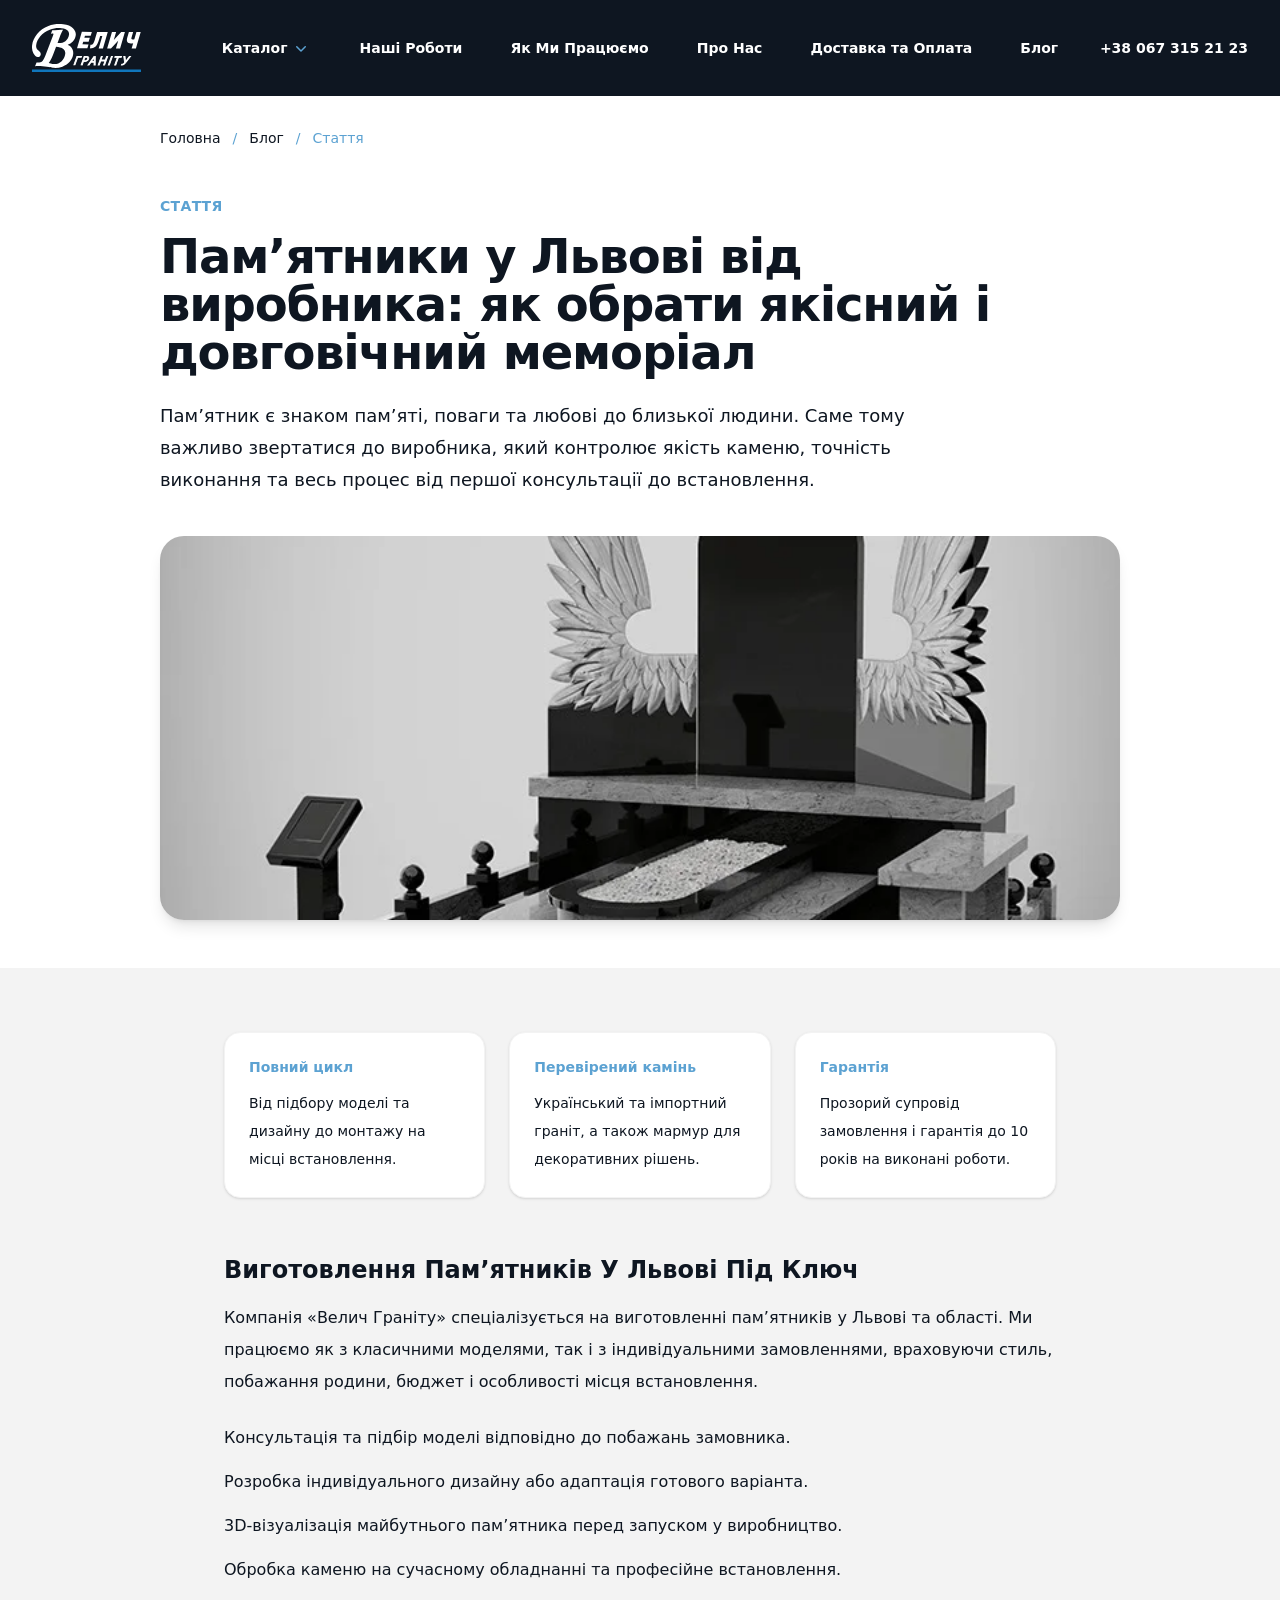
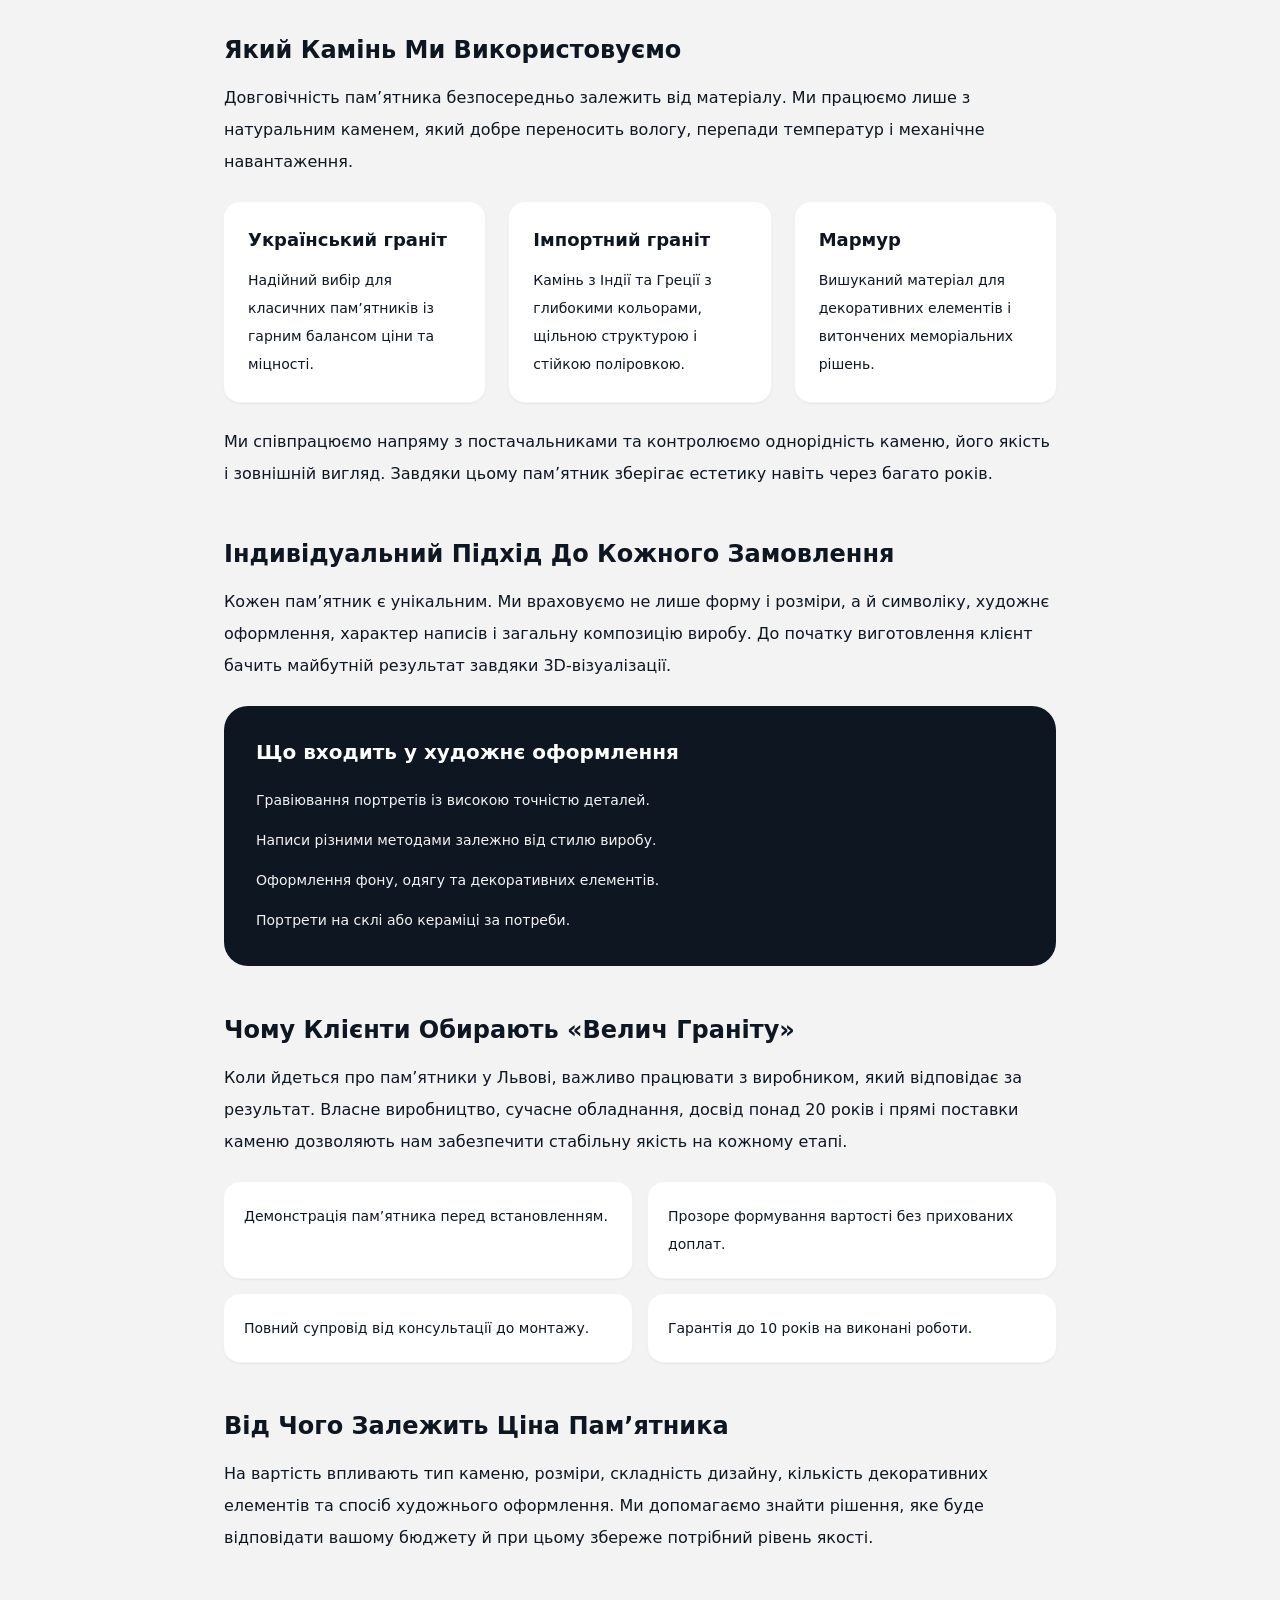
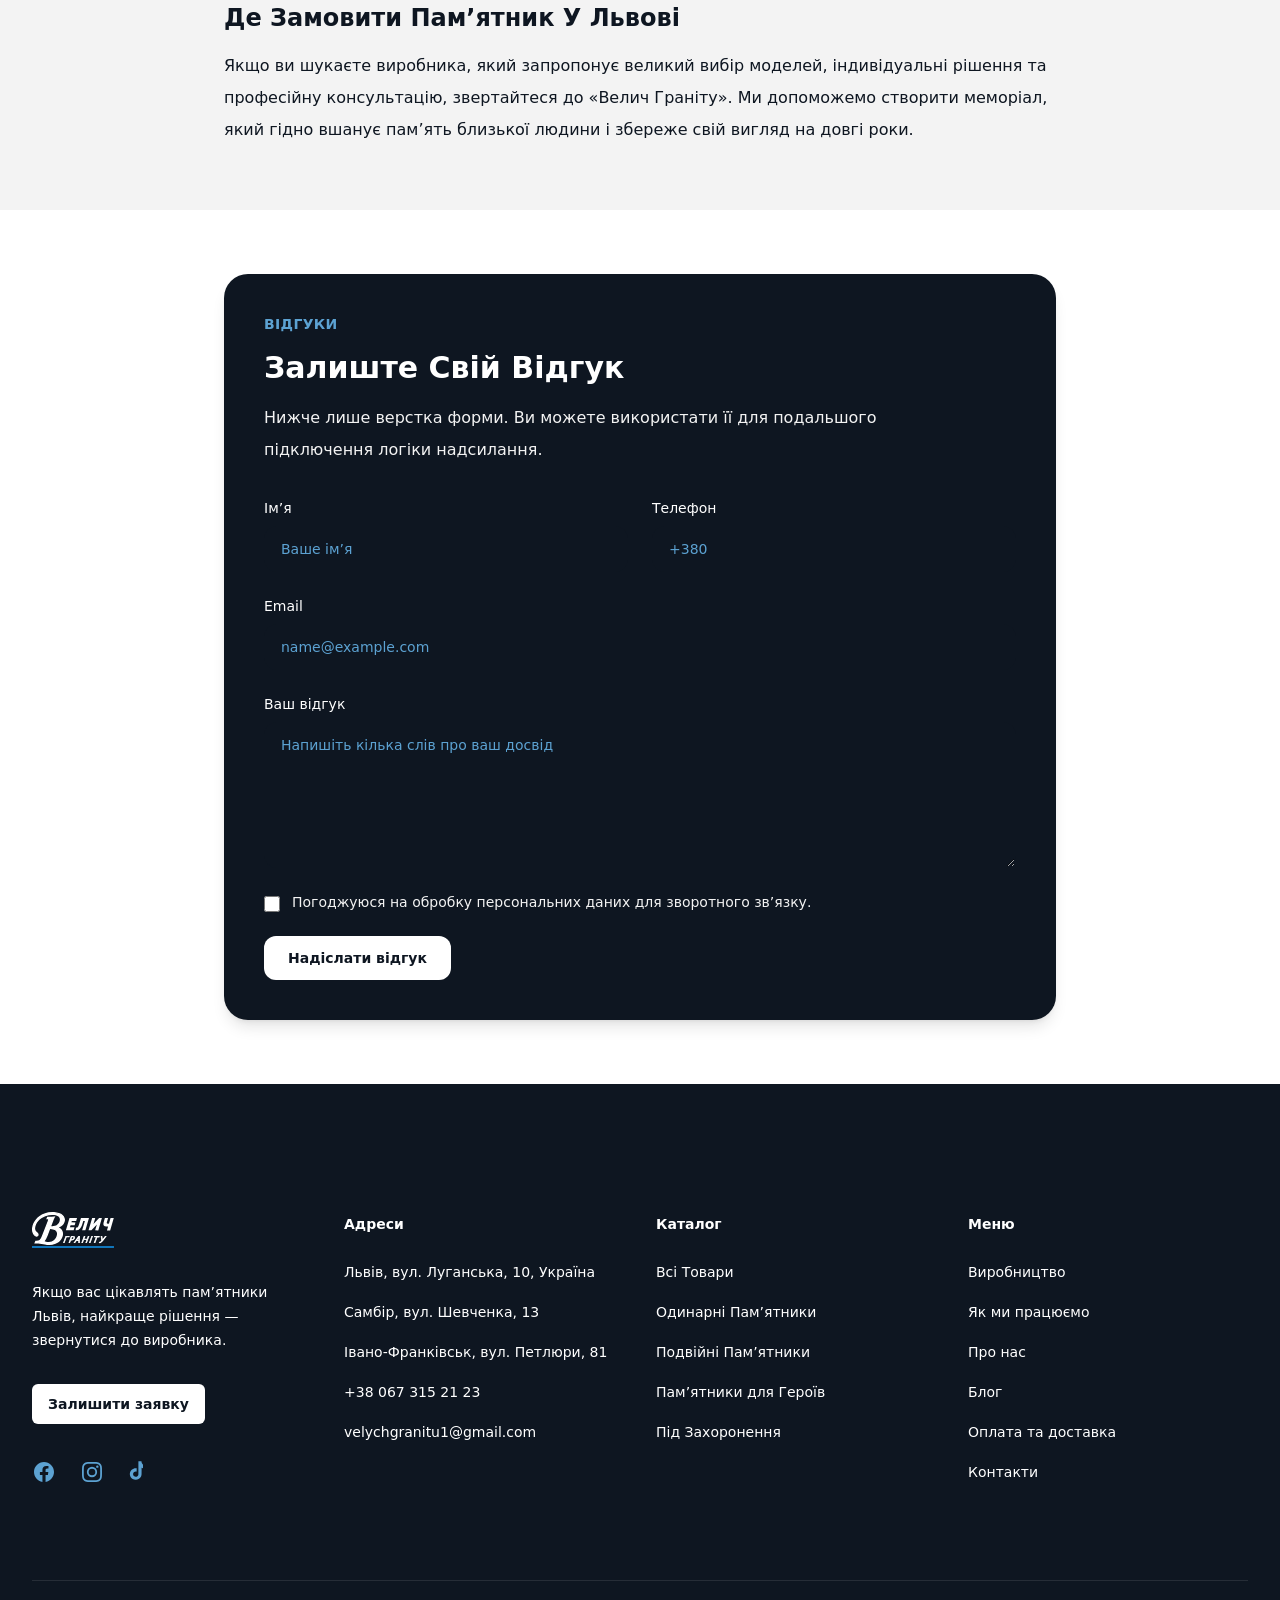
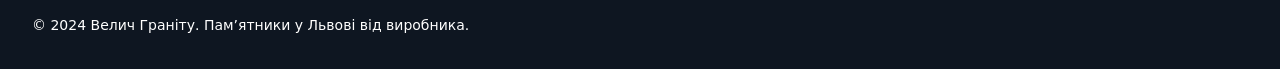
<file: article.html>
<!doctype html>
<html lang="uk">

<head>
  <meta charset="UTF-8" />
  <meta name="viewport" content="width=device-width, initial-scale=1.0" />
  <title>Пам’ятники у Львові від виробника | Велич Граніту</title>
  <script type="module" crossorigin src="/assets/index-rg0_oj7I.js"></script>
  <link rel="stylesheet" crossorigin href="./assets/index-C6tXgnpi.css">
</head>

<body class="bg-gray-50 text-gray-900">
  <div class="bg-gray-900">
      <header class="bg-gray-900 index-z-0 top-0 z-50 sticky">
    <nav aria-label="Global" class="mx-auto flex max-w-7xl items-center justify-between p-6 lg:px-8">
      <div class="flex lg:flex-1">
        <a href="./index.html" class="-m-1.5 p-1.5">
          <span class="sr-only">Велич Граніту</span>
          <img src="./images/Logo_SVG_White.svg" alt="" class="h-12 w-auto" />
        </a>
      </div>
      <div class="flex lg:hidden">
        <button type="button" command="show-modal" commandfor="mobile-menu"
          class="-m-2.5 inline-flex items-center justify-center rounded-md p-2.5 text-gray-400">
          <span class="sr-only">Відкрити меню</span>
          <svg viewBox="0 0 24 24" fill="none" stroke="currentColor" stroke-width="1.5" data-slot="icon"
            aria-hidden="true" class="size-6">
            <path d="M3.75 6.75h16.5M3.75 12h16.5m-16.5 5.25h16.5" stroke-linecap="round" stroke-linejoin="round" />
          </svg>
        </button>
      </div>
      <el-popover-group class="hidden lg:flex lg:gap-x-12">
        <div class="relative">
          <button popovertarget="desktop-menu-product"
            class="flex items-center gap-x-1 text-sm/6 font-semibold text-white cursor-pointer">
            Каталог
            <svg viewBox="0 0 20 20" fill="currentColor" data-slot="icon" aria-hidden="true"
              class="size-5 flex-none text-gray-500">
              <path
                d="M5.22 8.22a.75.75 0 0 1 1.06 0L10 11.94l3.72-3.72a.75.75 0 1 1 1.06 1.06l-4.25 4.25a.75.75 0 0 1-1.06 0L5.22 9.28a.75.75 0 0 1 0-1.06Z"
                clip-rule="evenodd" fill-rule="evenodd" />
            </svg>
          </button>

          <el-popover id="desktop-menu-product" anchor="bottom" popover
            class="w-screen max-w-md overflow-hidden rounded-3xl bg-gray-800 outline-1 -outline-offset-1 outline-white/10 transition transition-discrete [--anchor-gap:--spacing(3)] backdrop:bg-transparent open:block data-closed:translate-y-1 data-closed:opacity-0 data-enter:duration-200 data-enter:ease-out data-leave:duration-150 data-leave:ease-in">
            <div class="p-4">
              <div class="group relative flex items-center gap-x-6 rounded-lg p-4 text-sm/6 hover:bg-white/5">
                <div class="flex-auto">
                  <a href="./product.html" class="block font-semibold text-white">
                    Одинарні Пам’ятники
                    <span class="absolute inset-0"></span>
                  </a>
                </div>
              </div>
              <div class="group relative flex items-center gap-x-6 rounded-lg p-4 text-sm/6 hover:bg-white/5">
                <div class="flex-auto">
                  <a href="./product.html" class="block font-semibold text-white">
                    Подвійні Пам’ятники
                    <span class="absolute inset-0"></span>
                  </a>
                </div>
              </div>
              <div class="group relative flex items-center gap-x-6 rounded-lg p-4 text-sm/6 hover:bg-white/5">
                <div class="flex-auto">
                  <a href="./product.html" class="block font-semibold text-white">
                    Пам’ятники для Героїв
                    <span class="absolute inset-0"></span>
                  </a>
                </div>
              </div>
              <div class="group relative flex items-center gap-x-6 rounded-lg p-4 text-sm/6 hover:bg-white/5">
                <div class="flex-auto">
                  <a href="./product.html" class="block font-semibold text-white">
                    Під Захоронення
                    <span class="absolute inset-0"></span>
                  </a>
                </div>
              </div>
            </div>
          </el-popover>
        </div>

        <a href="./categories.html" class="text-sm/6 font-semibold text-white">Наші Роботи</a>
        <a href="./how_we_work.html" class="text-sm/6 font-semibold text-white">Як Ми Працюємо</a>
        <a href="./about_us.html" class="text-sm/6 font-semibold text-white">Про Нас</a>
        <a href="./delivery_payment.html" class="text-sm/6 font-semibold text-white">Доставка та Оплата</a>
        <a href="./blog.html" class="text-sm/6 font-semibold text-white">Блог</a>
      </el-popover-group>
      <div class="hidden lg:flex lg:flex-1 lg:justify-end">
        <a href="tel:+38 067 315 21 23" class="text-sm/6 font-semibold text-white">+38 067 315 21 23 </a>
      </div>
    </nav>
    <el-dialog>
      <dialog id="mobile-menu" class="backdrop:bg-transparent lg:hidden">
        <div tabindex="0" class="fixed inset-0 focus:outline-none">
          <el-dialog-panel
            class="fixed inset-y-0 right-0 z-50 w-full overflow-y-auto bg-gray-900 p-6 sm:max-w-sm sm:ring-1 sm:ring-gray-100/10">
            <div class="flex items-center justify-between">
              <a href="./index.html" class="-m-1.5 p-1.5">
                <span class="sr-only">Велич Граніту</span>
                <img src="./images/Logo_SVG_White.svg" alt="" class="h-8 w-auto" />
              </a>
              <button type="button" command="close" commandfor="mobile-menu"
                class="-m-2.5 rounded-md p-2.5 text-gray-400">
                <span class="sr-only">Закрити меню</span>
                <svg viewBox="0 0 24 24" fill="none" stroke="currentColor" stroke-width="1.5" data-slot="icon"
                  aria-hidden="true" class="size-6">
                  <path d="M6 18 18 6M6 6l12 12" stroke-linecap="round" stroke-linejoin="round" />
                </svg>
              </button>
            </div>
            <div class="mt-6 flow-root">
              <div class="-my-6 divide-y divide-white/10">
                <div class="space-y-2 py-6">
                  <div class="-mx-3">
                    <button type="button" command="--toggle" commandfor="products"
                      class="flex w-full items-center justify-between rounded-lg py-2 pr-3.5 pl-3 text-base/7 font-semibold text-white hover:bg-white/5">
                      Каталог
                      <svg viewBox="0 0 20 20" fill="currentColor" data-slot="icon" aria-hidden="true"
                        class="size-5 flex-none in-aria-expanded:rotate-180">
                        <path
                          d="M5.22 8.22a.75.75 0 0 1 1.06 0L10 11.94l3.72-3.72a.75.75 0 1 1 1.06 1.06l-4.25 4.25a.75.75 0 0 1-1.06 0L5.22 9.28a.75.75 0 0 1 0-1.06Z"
                          clip-rule="evenodd" fill-rule="evenodd" />
                      </svg>
                    </button>
                    <el-disclosure id="products" hidden class="mt-2 block space-y-2">
                      <a href="./category.html"
                        class="block rounded-lg py-2 pr-3 pl-6 text-sm/7 font-semibold text-white hover:bg-white/5">Одинарні</a>
                      <a href="./category.html"
                        class="block rounded-lg py-2 pr-3 pl-6 text-sm/7 font-semibold text-white hover:bg-white/5">Подвійні</a>
                      <a href="./category.html"
                        class="block rounded-lg py-2 pr-3 pl-6 text-sm/7 font-semibold text-white hover:bg-white/5">Для
                        Героїв</a>
                      <a href="./category.html"
                        class="block rounded-lg py-2 pr-3 pl-6 text-sm/7 font-semibold text-white hover:bg-white/5">Під
                        захоронення</a>
                      <a href="./category.html"
                        class="block rounded-lg py-2 pr-3 pl-6 text-sm/7 font-semibold text-white hover:bg-white/5">Індивідуальні</a>
                      <a href="./category.html"
                        class="block rounded-lg py-2 pr-3 pl-6 text-sm/7 font-semibold text-white hover:bg-white/5">Мармурові</a>
                      <a href="./category.html"
                        class="block rounded-lg py-2 pr-3 pl-6 text-sm/7 font-semibold text-white hover:bg-white/5">Гранітні</a>
                    </el-disclosure>
                  </div>
                  <a href="./categories.html"
                    class="-mx-3 block rounded-lg px-3 py-2 text-base/7 font-semibold text-white hover:bg-white/5">Наші
                    Роботи</a>
                  <a href="./delivery_payment.html"
                    class="-mx-3 block rounded-lg px-3 py-2 text-base/7 font-semibold text-white hover:bg-white/5">Доставка
                    та Оплата</a>
                  <a href="./about_us.html"
                    class="-mx-3 block rounded-lg px-3 py-2 text-base/7 font-semibold text-white hover:bg-white/5">Про
                    Нас</a>
                </div>
                <div class="py-6">
                  <a href="./checkout.html"
                    class="-mx-3 block rounded-lg px-3 py-2.5 text-base/7 font-semibold text-white hover:bg-white/5">Замовити
                    пам’ятник</a>
                </div>
              </div>
            </div>
          </el-dialog-panel>
        </div>
      </dialog>
    </el-dialog>
  </header>
  </div>

  <main>
    <div class="bg-white">
      <nav aria-label="Breadcrumb" class="mx-auto max-w-5xl px-6 pt-8 lg:px-8">
        <ol role="list" class="flex flex-wrap items-center gap-x-3 gap-y-2 text-sm">
          <li><a href="./index.html" class="font-medium text-gray-700 transition hover:text-gray-900">Головна</a></li>
          <li class="text-gray-400">/</li>
          <li><a href="./blog.html" class="font-medium text-gray-700 transition hover:text-gray-900">Блог</a></li>
          <li class="text-gray-400">/</li>
          <li class="font-medium text-gray-500" aria-current="page">Стаття</li>
        </ol>
      </nav>
    </div>
    <section class="bg-white">
      <div class="mx-auto max-w-5xl px-6 py-12 lg:px-8">
        <p class="text-sm font-semibold uppercase tracking-wide text-indigo-600">Стаття</p>
        <h1 class="mt-4 text-4xl font-semibold tracking-tight text-gray-900 sm:text-5xl">
          Пам’ятники у Львові від виробника: як обрати якісний і довговічний меморіал
        </h1>
        <p class="mt-6 max-w-3xl text-lg leading-8 text-gray-600">
          Пам’ятник є знаком пам’яті, поваги та любові до близької людини. Саме тому важливо звертатися до виробника,
          який контролює якість каменю, точність виконання та весь процес від першої консультації до встановлення.
        </p>
        <img src="./images/12345.jpg" alt="Готовий пам’ятник із граніту"
          class="mt-10 h-80 w-full rounded-3xl object-cover shadow-lg sm:h-96" />
      </div>
    </section>

    <section class="bg-gray-50">
      <div class="mx-auto max-w-4xl px-6 py-16 lg:px-8">
        <div class="grid gap-6 sm:grid-cols-3">
          <div class="rounded-2xl border border-gray-200 bg-white p-6 shadow-sm">
            <p class="text-sm font-semibold text-indigo-600">Повний цикл</p>
            <p class="mt-3 text-sm leading-7 text-gray-600">
              Від підбору моделі та дизайну до монтажу на місці встановлення.
            </p>
          </div>
          <div class="rounded-2xl border border-gray-200 bg-white p-6 shadow-sm">
            <p class="text-sm font-semibold text-indigo-600">Перевірений камінь</p>
            <p class="mt-3 text-sm leading-7 text-gray-600">
              Український та імпортний граніт, а також мармур для декоративних рішень.
            </p>
          </div>
          <div class="rounded-2xl border border-gray-200 bg-white p-6 shadow-sm">
            <p class="text-sm font-semibold text-indigo-600">Гарантія</p>
            <p class="mt-3 text-sm leading-7 text-gray-600">
              Прозорий супровід замовлення і гарантія до 10 років на виконані роботи.
            </p>
          </div>
        </div>

        <div class="mt-14 space-y-12">
          <section>
            <h2 class="text-2xl font-semibold text-gray-900 capitalize">Виготовлення пам’ятників у Львові під ключ</h2>
            <p class="mt-4 text-base leading-8 text-gray-600">
              Компанія «Велич Граніту» спеціалізується на виготовленні пам’ятників у Львові та області. Ми працюємо як
              з класичними моделями, так і з індивідуальними замовленнями, враховуючи стиль, побажання родини, бюджет і
              особливості місця встановлення.
            </p>
            <ul class="mt-6 space-y-3 text-base leading-8 text-gray-600">
              <li>Консультація та підбір моделі відповідно до побажань замовника.</li>
              <li>Розробка індивідуального дизайну або адаптація готового варіанта.</li>
              <li>3D-візуалізація майбутнього пам’ятника перед запуском у виробництво.</li>
              <li>Обробка каменю на сучасному обладнанні та професійне встановлення.</li>
            </ul>
          </section>

          <section>
            <h2 class="text-2xl font-semibold text-gray-900 capitalize">Який камінь ми використовуємо</h2>
            <p class="mt-4 text-base leading-8 text-gray-600">
              Довговічність пам’ятника безпосередньо залежить від матеріалу. Ми працюємо лише з натуральним каменем,
              який добре переносить вологу, перепади температур і механічне навантаження.
            </p>
            <div class="mt-6 grid gap-6 sm:grid-cols-3">
              <div class="rounded-2xl bg-white p-6 shadow-sm ring-1 ring-gray-200">
                <h3 class="text-lg font-semibold text-gray-900">Український граніт</h3>
                <p class="mt-3 text-sm leading-7 text-gray-600">
                  Надійний вибір для класичних пам’ятників із гарним балансом ціни та міцності.
                </p>
              </div>
              <div class="rounded-2xl bg-white p-6 shadow-sm ring-1 ring-gray-200">
                <h3 class="text-lg font-semibold text-gray-900">Імпортний граніт</h3>
                <p class="mt-3 text-sm leading-7 text-gray-600">
                  Камінь з Індії та Греції з глибокими кольорами, щільною структурою і стійкою поліровкою.
                </p>
              </div>
              <div class="rounded-2xl bg-white p-6 shadow-sm ring-1 ring-gray-200">
                <h3 class="text-lg font-semibold text-gray-900">Мармур</h3>
                <p class="mt-3 text-sm leading-7 text-gray-600">
                  Вишуканий матеріал для декоративних елементів і витончених меморіальних рішень.
                </p>
              </div>
            </div>
            <p class="mt-6 text-base leading-8 text-gray-600">
              Ми співпрацюємо напряму з постачальниками та контролюємо однорідність каменю, його якість і зовнішній
              вигляд. Завдяки цьому пам’ятник зберігає естетику навіть через багато років.
            </p>
          </section>

          <section>
            <h2 class="text-2xl font-semibold text-gray-900 capitalize">Індивідуальний підхід до кожного замовлення</h2>
            <p class="mt-4 text-base leading-8 text-gray-600">
              Кожен пам’ятник є унікальним. Ми враховуємо не лише форму і розміри, а й символіку, художнє оформлення,
              характер написів і загальну композицію виробу. До початку виготовлення клієнт бачить майбутній результат
              завдяки 3D-візуалізації.
            </p>
            <div class="mt-6 rounded-3xl bg-gray-900 p-8 text-white">
              <h3 class="text-xl font-semibold">Що входить у художнє оформлення</h3>
              <ul class="mt-5 space-y-3 text-sm leading-7 text-gray-300">
                <li>Гравіювання портретів із високою точністю деталей.</li>
                <li>Написи різними методами залежно від стилю виробу.</li>
                <li>Оформлення фону, одягу та декоративних елементів.</li>
                <li>Портрети на склі або кераміці за потреби.</li>
              </ul>
            </div>
          </section>

          <section>
            <h2 class="text-2xl font-semibold text-gray-900 capitalize">Чому клієнти обирають «Велич Граніту»</h2>
            <p class="mt-4 text-base leading-8 text-gray-600">
              Коли йдеться про пам’ятники у Львові, важливо працювати з виробником, який відповідає за результат.
              Власне виробництво, сучасне обладнання, досвід понад 20 років і прямі поставки каменю дозволяють нам
              забезпечити стабільну якість на кожному етапі.
            </p>
            <ul class="mt-6 grid gap-4 sm:grid-cols-2">
              <li class="rounded-2xl bg-white p-5 text-sm leading-7 text-gray-600 shadow-sm ring-1 ring-gray-200">
                Демонстрація пам’ятника перед встановленням.
              </li>
              <li class="rounded-2xl bg-white p-5 text-sm leading-7 text-gray-600 shadow-sm ring-1 ring-gray-200">
                Прозоре формування вартості без прихованих доплат.
              </li>
              <li class="rounded-2xl bg-white p-5 text-sm leading-7 text-gray-600 shadow-sm ring-1 ring-gray-200">
                Повний супровід від консультації до монтажу.
              </li>
              <li class="rounded-2xl bg-white p-5 text-sm leading-7 text-gray-600 shadow-sm ring-1 ring-gray-200">
                Гарантія до 10 років на виконані роботи.
              </li>
            </ul>
          </section>

          <section>
            <h2 class="text-2xl font-semibold text-gray-900 capitalize">Від чого залежить ціна пам’ятника</h2>
            <p class="mt-4 text-base leading-8 text-gray-600">
              На вартість впливають тип каменю, розміри, складність дизайну, кількість декоративних елементів та спосіб
              художнього оформлення. Ми допомагаємо знайти рішення, яке буде відповідати вашому бюджету й при цьому
              збереже потрібний рівень якості.
            </p>
          </section>

          <section>
            <h2 class="text-2xl font-semibold text-gray-900 capitalize">Де замовити пам’ятник у Львові</h2>
            <p class="mt-4 text-base leading-8 text-gray-600">
              Якщо ви шукаєте виробника, який запропонує великий вибір моделей, індивідуальні рішення та професійну
              консультацію, звертайтеся до «Велич Граніту». Ми допоможемо створити меморіал, який гідно вшанує пам’ять
              близької людини і збереже свій вигляд на довгі роки.
            </p>
          </section>
        </div>
      </div>
    </section>

    <section class="bg-white">
      <div class="mx-auto max-w-4xl px-6 py-16 lg:px-8">
        <div class="rounded-3xl bg-gray-900 p-8 shadow-lg sm:p-10">
          <div class="max-w-2xl">
            <p class="text-sm font-semibold uppercase tracking-wide text-indigo-400">Відгуки</p>
            <h2 class="mt-4 text-3xl font-semibold text-white capitalize">Залиште свій відгук</h2>
            <p class="mt-4 text-base leading-8 text-gray-300">
              Нижче лише верстка форми. Ви можете використати її для подальшого підключення логіки надсилання.
            </p>
          </div>
          <form class="mt-8 grid grid-cols-1 gap-6 sm:grid-cols-2">
            <div>
              <label for="review-name" class="block text-sm font-medium text-white">Ім’я</label>
              <input id="review-name" type="text" placeholder="Ваше ім’я"
                class="mt-2 block w-full rounded-xl border border-gray-700 bg-gray-800 px-4 py-3 text-sm text-white placeholder-gray-400 focus:border-indigo-500 focus:outline-none" />
            </div>
            <div>
              <label for="review-phone" class="block text-sm font-medium text-white">Телефон</label>
              <input id="review-phone" type="tel" placeholder="+380"
                class="mt-2 block w-full rounded-xl border border-gray-700 bg-gray-800 px-4 py-3 text-sm text-white placeholder-gray-400 focus:border-indigo-500 focus:outline-none" />
            </div>
            <div class="sm:col-span-2">
              <label for="review-email" class="block text-sm font-medium text-white">Email</label>
              <input id="review-email" type="email" placeholder="name@example.com"
                class="mt-2 block w-full rounded-xl border border-gray-700 bg-gray-800 px-4 py-3 text-sm text-white placeholder-gray-400 focus:border-indigo-500 focus:outline-none" />
            </div>
            <div class="sm:col-span-2">
              <label for="review-message" class="block text-sm font-medium text-white">Ваш відгук</label>
              <textarea id="review-message" rows="6" placeholder="Напишіть кілька слів про ваш досвід"
                class="mt-2 block w-full rounded-xl border border-gray-700 bg-gray-800 px-4 py-3 text-sm text-white placeholder-gray-400 focus:border-indigo-500 focus:outline-none"></textarea>
            </div>
            <div class="sm:col-span-2">
              <label class="flex items-start gap-3 text-sm text-gray-300">
                <input type="checkbox" class="mt-1 h-4 w-4 rounded border-gray-600 bg-gray-800 text-indigo-500" />
                <span>Погоджуюся на обробку персональних даних для зворотного зв’язку.</span>
              </label>
            </div>
            <div class="sm:col-span-2">
              <button type="submit"
                class="inline-flex rounded-xl bg-white px-6 py-3 text-sm font-semibold text-gray-900 transition hover:bg-gray-100">
                Надіслати відгук
              </button>
            </div>
          </form>
        </div>
      </div>
    </section>
  </main>

  <footer class="bg-gray-900">
    <div class="mx-auto max-w-7xl px-6 pt-16 pb-8 sm:pt-24 lg:px-8 lg:pt-32">
      <div class="xl:grid xl:grid-cols-4 xl:gap-8">
        <div class="space-y-8">
          <img src="./images/Logo_SVG_White.svg" alt="Велич Граніту" class="h-9" />
          <p class="text-sm/6 text-balance text-white">Якщо вас цікавлять пам’ятники Львів, найкраще рішення —
            звернутися до виробника.</p>
          <a href="./checkout.html"
            class="inline-flex rounded-md bg-white px-4 py-2.5 text-sm font-semibold text-gray-900 transition hover:bg-gray-100">Залишити
            заявку</a>
          <div class="flex gap-x-6">
            <a href="https://www.facebook.com/velych.granitu.lviv/" target="_blank" class="text-gray-400 hover:text-gray-300 mt-1">
              <span class="sr-only">Facebook</span>
              <svg viewBox="0 0 24 24" fill="currentColor" aria-hidden="true" class="size-6">
                <path
                  d="M22 12c0-5.523-4.477-10-10-10S2 6.477 2 12c0 4.991 3.657 9.128 8.438 9.878v-6.987h-2.54V12h2.54V9.797c0-2.506 1.492-3.89 3.777-3.89 1.094 0 2.238.195 2.238.195v2.46h-1.26c-1.243 0-1.63.771-1.63 1.562V12h2.773l-.443 2.89h-2.33v6.988C18.343 21.128 22 16.991 22 12z"
                  clip-rule="evenodd" fill-rule="evenodd"></path>
              </svg>
            </a>
            <a href="https://www.instagram.com/p/DJ9K5xAoqUf/" target="_blank" class="text-gray-400 hover:text-gray-300 mt-1">
              <span class="sr-only">Instagram</span>
              <svg viewBox="0 0 24 24" fill="currentColor" aria-hidden="true" class="size-6">
                <path
                  d="M12.315 2c2.43 0 2.784.013 3.808.06 1.064.049 1.791.218 2.427.465a4.902 4.902 0 011.772 1.153 4.902 4.902 0 011.153 1.772c.247.636.416 1.363.465 2.427.048 1.067.06 1.407.06 4.123v.08c0 2.643-.012 2.987-.06 4.043-.049 1.064-.218 1.791-.465 2.427a4.902 4.902 0 01-1.153 1.772 4.902 4.902 0 01-1.772 1.153c-.636.247-1.363.416-2.427.465-1.067.048-1.407.06-4.123.06h-.08c-2.643 0-2.987-.012-4.043-.06-1.064-.049-1.791-.218-2.427-.465a4.902 4.902 0 01-1.772-1.153 4.902 4.902 0 01-1.153-1.772c-.247-.636-.416-1.363-.465-2.427-.047-1.024-.06-1.379-.06-3.808v-.63c0-2.43.013-2.784.06-3.808.049-1.064.218-1.791.465-2.427a4.902 4.902 0 011.153-1.772A4.902 4.902 0 015.45 2.525c.636-.247 1.363-.416 2.427-.465C8.901 2.013 9.256 2 11.685 2h.63zm-.081 1.802h-.468c-2.456 0-2.784.011-3.807.058-.975.045-1.504.207-1.857.344-.467.182-.8.398-1.15.748-.35.35-.566.683-.748 1.15-.137.353-.3.882-.344 1.857-.047 1.023-.058 1.351-.058 3.807v.468c0 2.456.011 2.784.058 3.807.045.975.207 1.504.344 1.857.182.466.399.8.748 1.15.35.35.683.566 1.15.748.353.137.882.3 1.857.344 1.054.048 1.37.058 4.041.058h.08c2.597 0 2.917-.01 3.96-.058.976-.045 1.505-.207 1.858-.344.466-.182.8-.398 1.15-.748.35-.35.566-.683.748-1.15.137-.353.3-.882.344-1.857.048-1.055.058-1.37.058-4.041v-.08c0-2.597-.01-2.917-.058-3.96-.045-.976-.207-1.505-.344-1.858a3.097 3.097 0 00-.748-1.15 3.098 3.098 0 00-1.15-.748c-.353-.137-.882-.3-1.857-.344-1.023-.047-1.351-.058-3.807-.058zM12 6.865a5.135 5.135 0 110 10.27 5.135 5.135 0 010-10.27zm0 1.802a3.333 3.333 0 100 6.666 3.333 3.333 0 000-6.666zm5.338-3.205a1.2 1.2 0 110 2.4 1.2 1.2 0 010-2.4z"
                  clip-rule="evenodd" fill-rule="evenodd"></path>
              </svg>
            </a>
            <a href="https://www.tiktok.com/@velych_granitu" target="_blank" class="text-gray-400 hover:text-gray-300">
              <span class="sr-only">TikTok</span>
              <svg xmlns="http://www.w3.org/2000/svg" fill="#000000" width="15" height="24" viewBox="0 0 24 24"
                version="1.1">
                <title>tiktok</title>
                <path style="fill: #5da2d2;"
                  d="M16.656 1.029c1.637-0.025 3.262-0.012 4.886-0.025 0.054 2.031 0.878 3.859 2.189 5.213l-0.002-0.002c1.411 1.271 3.247 2.095 5.271 2.235l0.028 0.002v5.036c-1.912-0.048-3.71-0.489-5.331-1.247l0.082 0.034c-0.784-0.377-1.447-0.764-2.077-1.196l0.052 0.034c-0.012 3.649 0.012 7.298-0.025 10.934-0.103 1.853-0.719 3.543-1.707 4.954l0.020-0.031c-1.652 2.366-4.328 3.919-7.371 4.011l-0.014 0c-0.123 0.006-0.268 0.009-0.414 0.009-1.73 0-3.347-0.482-4.725-1.319l0.040 0.023c-2.508-1.509-4.238-4.091-4.558-7.094l-0.004-0.041c-0.025-0.625-0.037-1.25-0.012-1.862 0.49-4.779 4.494-8.476 9.361-8.476 0.547 0 1.083 0.047 1.604 0.136l-0.056-0.008c0.025 1.849-0.050 3.699-0.050 5.548-0.423-0.153-0.911-0.242-1.42-0.242-1.868 0-3.457 1.194-4.045 2.861l-0.009 0.030c-0.133 0.427-0.21 0.918-0.21 1.426 0 0.206 0.013 0.41 0.037 0.61l-0.002-0.024c0.332 2.046 2.086 3.59 4.201 3.59 0.061 0 0.121-0.001 0.181-0.004l-0.009 0c1.463-0.044 2.733-0.831 3.451-1.994l0.010-0.018c0.267-0.372 0.45-0.822 0.511-1.311l0.001-0.014c0.125-2.237 0.075-4.461 0.087-6.698 0.012-5.036-0.012-10.060 0.025-15.083z">
                </path>
                <script xmlns=""></script>
              </svg>
            </a>
          </div>
        </div>
        <div class="mt-16 xl:col-span-3 xl:mt-0">
          <div class="grid grid-cols-1 gap-8 sm:grid-cols-2 lg:grid-cols-3">
            <div>
              <h3 class="text-sm/6 font-semibold text-white">Адреси</h3>
              <ul role="list" class="mt-6 space-y-4">
                <li>
                  <span class="text-sm/6 text-white">Львів, вул. Луганська, 10, Україна
                  </span>
                </li>
                <li>
                  <span class="text-sm/6 text-white">Самбір, вул. Шевченка, 13</span>
                </li>
                <li>
                  <span class="text-sm/6 text-white">Івано-Франківськ, вул. Петлюри, 81</span>
                </li>
                <li>
                  <a href="tel:+38 067 315 21 23" class="text-sm/6 text-white">+38 067 315 21 23</a>
                </li>
                <li>
                  <a href="mailto:velychgranitu1@gmail.com" class="text-sm/6 text-white">velychgranitu1@gmail.com</a>
                </li>
              </ul>
            </div>
            <div>
              <h3 class="text-sm/6 font-semibold text-white">Каталог</h3>
              <ul role="list" class="mt-6 space-y-4">
                <li>
                  <a href="./category.html" class="text-sm/6 text-white hover:text-gray-300">Всі Товари</a>
                </li>
                <li>
                  <a href="./product.html" class="text-sm/6 text-white hover:text-gray-300">Одинарні Пам’ятники</a>
                </li>
                <li>
                  <a href="./category.html#Подвійні" class="text-sm/6 text-white hover:text-gray-300">Подвійні Пам’ятники</a>
                </li>
                <li>
                  <a href="./category.html#heroes" class="text-sm/6 text-white hover:text-gray-300">Пам’ятники для Героїв</a>
                </li>
                <li>
                  <a href="./category.html#burial" class="text-sm/6 text-white hover:text-gray-300">Під Захоронення</a>
                </li>
              </ul>
            </div>
            <div>
              <h3 class="text-sm/6 font-semibold text-white">Меню</h3>
              <ul role="list" class="mt-6 space-y-4">
                <li>
                  <a href="./production.html" class="text-sm/6 text-white hover:text-gray-300">Виробництво</a>
                </li>
                <li>
                  <a href="./how_we_work.html" class="text-sm/6 text-white hover:text-gray-300">Як ми працюємо</a>
                </li>
                <li>
                  <a href="./about_us.html" class="text-sm/6 text-white hover:text-gray-300">Про нас</a>
                </li>
                <li>
                  <a href="./blog.html" class="text-sm/6 text-white hover:text-gray-300">Блог</a>
                </li>
                <li>
                  <a href="./delivery_payment.html" class="text-sm/6 text-white hover:text-gray-300">Оплата та
                    доставка</a>
                </li>
                <li>
                  <a href="./contact.html" class="text-sm/6 text-white hover:text-gray-300">Контакти</a>
                </li>
              </ul>
            </div>
          </div>
        </div>
      </div>
      <div class="mt-16 border-t border-white/10 pt-8 sm:mt-20 lg:mt-24">
        <p class="text-sm/6 text-white">&copy; 2024 Велич Граніту. Пам’ятники у Львові від виробника.</p>
      </div>
    </div>
  </footer>
</body>

</html>
</file>
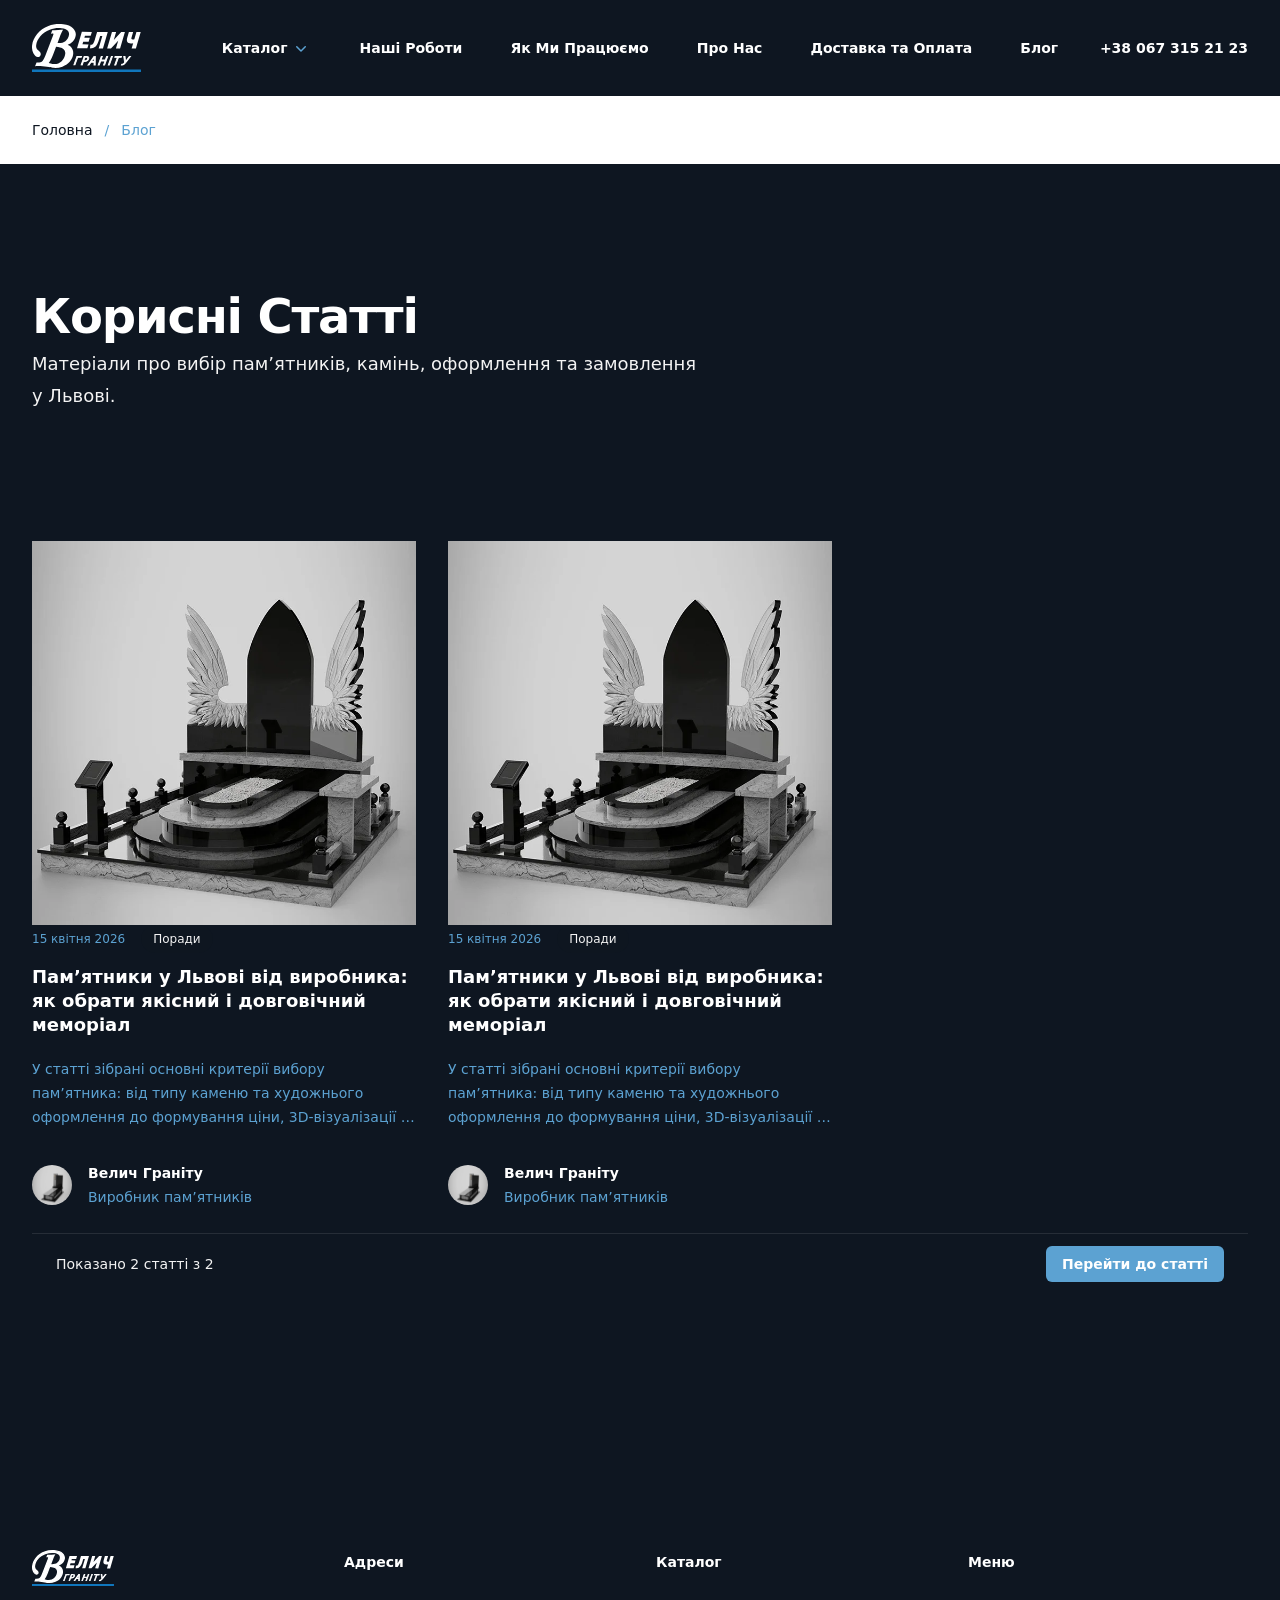
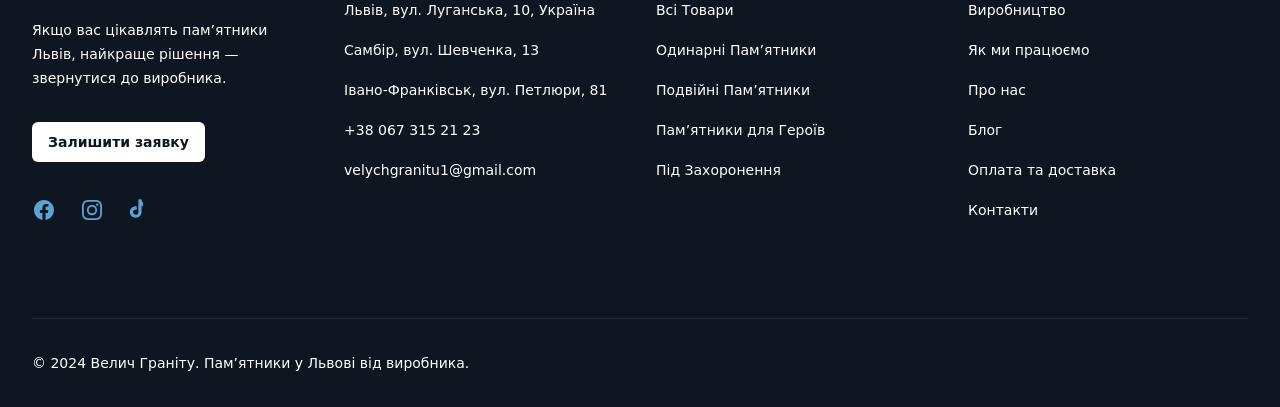
<file: blog.html>
<!doctype html>
<html lang="en">

<head>
    <meta charset="UTF-8" />
    <meta name="viewport" content="width=device-width, initial-scale=1.0" />
    <title>velych-granitu</title>
  <script type="module" crossorigin src="/assets/index-rg0_oj7I.js"></script>
  <link rel="stylesheet" crossorigin href="./assets/index-C6tXgnpi.css">
</head>

<body>
    <!-- Include this script tag or install `@tailwindplus/elements` via npm: -->
    <!-- <script src="https://cdn.jsdelivr.net/npm/@tailwindplus/elements@1" type="module"></script> -->
    <!-- Include this script tag or install `@tailwindplus/elements` via npm: -->
    <!-- <script src="https://cdn.jsdelivr.net/npm/@tailwindplus/elements@1" type="module"></script> -->
    <div class="bg-gray-900">
             <header class="bg-gray-900 index-z-0 top-0 z-50 sticky">
    <nav aria-label="Global" class="mx-auto flex max-w-7xl items-center justify-between p-6 lg:px-8">
      <div class="flex lg:flex-1">
        <a href="./index.html" class="-m-1.5 p-1.5">
          <span class="sr-only">Велич Граніту</span>
          <img src="./images/Logo_SVG_White.svg" alt="" class="h-12 w-auto" />
        </a>
      </div>
      <div class="flex lg:hidden">
        <button type="button" command="show-modal" commandfor="mobile-menu"
          class="-m-2.5 inline-flex items-center justify-center rounded-md p-2.5 text-gray-400">
          <span class="sr-only">Відкрити меню</span>
          <svg viewBox="0 0 24 24" fill="none" stroke="currentColor" stroke-width="1.5" data-slot="icon"
            aria-hidden="true" class="size-6">
            <path d="M3.75 6.75h16.5M3.75 12h16.5m-16.5 5.25h16.5" stroke-linecap="round" stroke-linejoin="round" />
          </svg>
        </button>
      </div>
      <el-popover-group class="hidden lg:flex lg:gap-x-12">
        <div class="relative">
          <button popovertarget="desktop-menu-product"
            class="flex items-center gap-x-1 text-sm/6 font-semibold text-white cursor-pointer">
            Каталог
            <svg viewBox="0 0 20 20" fill="currentColor" data-slot="icon" aria-hidden="true"
              class="size-5 flex-none text-gray-500">
              <path
                d="M5.22 8.22a.75.75 0 0 1 1.06 0L10 11.94l3.72-3.72a.75.75 0 1 1 1.06 1.06l-4.25 4.25a.75.75 0 0 1-1.06 0L5.22 9.28a.75.75 0 0 1 0-1.06Z"
                clip-rule="evenodd" fill-rule="evenodd" />
            </svg>
          </button>

          <el-popover id="desktop-menu-product" anchor="bottom" popover
            class="w-screen max-w-md overflow-hidden rounded-3xl bg-gray-800 outline-1 -outline-offset-1 outline-white/10 transition transition-discrete [--anchor-gap:--spacing(3)] backdrop:bg-transparent open:block data-closed:translate-y-1 data-closed:opacity-0 data-enter:duration-200 data-enter:ease-out data-leave:duration-150 data-leave:ease-in">
            <div class="p-4">
              <div class="group relative flex items-center gap-x-6 rounded-lg p-4 text-sm/6 hover:bg-white/5">
                <div class="flex-auto">
                  <a href="./product.html" class="block font-semibold text-white">
                    Одинарні Пам’ятники
                    <span class="absolute inset-0"></span>
                  </a>
                </div>
              </div>
              <div class="group relative flex items-center gap-x-6 rounded-lg p-4 text-sm/6 hover:bg-white/5">
                <div class="flex-auto">
                  <a href="./product.html" class="block font-semibold text-white">
                    Подвійні Пам’ятники
                    <span class="absolute inset-0"></span>
                  </a>
                </div>
              </div>
              <div class="group relative flex items-center gap-x-6 rounded-lg p-4 text-sm/6 hover:bg-white/5">
                <div class="flex-auto">
                  <a href="./product.html" class="block font-semibold text-white">
                    Пам’ятники для Героїв
                    <span class="absolute inset-0"></span>
                  </a>
                </div>
              </div>
              <div class="group relative flex items-center gap-x-6 rounded-lg p-4 text-sm/6 hover:bg-white/5">
                <div class="flex-auto">
                  <a href="./product.html" class="block font-semibold text-white">
                    Під Захоронення
                    <span class="absolute inset-0"></span>
                  </a>
                </div>
              </div>
            </div>
          </el-popover>
        </div>

        <a href="./categories.html" class="text-sm/6 font-semibold text-white">Наші Роботи</a>
        <a href="./how_we_work.html" class="text-sm/6 font-semibold text-white">Як Ми Працюємо</a>
        <a href="./about_us.html" class="text-sm/6 font-semibold text-white">Про Нас</a>
        <a href="./delivery_payment.html" class="text-sm/6 font-semibold text-white">Доставка та Оплата</a>
        <a href="./blog.html" class="text-sm/6 font-semibold text-white">Блог</a>
      </el-popover-group>
      <div class="hidden lg:flex lg:flex-1 lg:justify-end">
        <a href="tel:+38 067 315 21 23" class="text-sm/6 font-semibold text-white">+38 067 315 21 23 </a>
      </div>
    </nav>
    <el-dialog>
      <dialog id="mobile-menu" class="backdrop:bg-transparent lg:hidden">
        <div tabindex="0" class="fixed inset-0 focus:outline-none">
          <el-dialog-panel
            class="fixed inset-y-0 right-0 z-50 w-full overflow-y-auto bg-gray-900 p-6 sm:max-w-sm sm:ring-1 sm:ring-gray-100/10">
            <div class="flex items-center justify-between">
              <a href="./index.html" class="-m-1.5 p-1.5">
                <span class="sr-only">Велич Граніту</span>
                <img src="./images/Logo_SVG_White.svg" alt="" class="h-8 w-auto" />
              </a>
              <button type="button" command="close" commandfor="mobile-menu"
                class="-m-2.5 rounded-md p-2.5 text-gray-400">
                <span class="sr-only">Закрити меню</span>
                <svg viewBox="0 0 24 24" fill="none" stroke="currentColor" stroke-width="1.5" data-slot="icon"
                  aria-hidden="true" class="size-6">
                  <path d="M6 18 18 6M6 6l12 12" stroke-linecap="round" stroke-linejoin="round" />
                </svg>
              </button>
            </div>
            <div class="mt-6 flow-root">
              <div class="-my-6 divide-y divide-white/10">
                <div class="space-y-2 py-6">
                  <div class="-mx-3">
                    <button type="button" command="--toggle" commandfor="products"
                      class="flex w-full items-center justify-between rounded-lg py-2 pr-3.5 pl-3 text-base/7 font-semibold text-white hover:bg-white/5">
                      Каталог
                      <svg viewBox="0 0 20 20" fill="currentColor" data-slot="icon" aria-hidden="true"
                        class="size-5 flex-none in-aria-expanded:rotate-180">
                        <path
                          d="M5.22 8.22a.75.75 0 0 1 1.06 0L10 11.94l3.72-3.72a.75.75 0 1 1 1.06 1.06l-4.25 4.25a.75.75 0 0 1-1.06 0L5.22 9.28a.75.75 0 0 1 0-1.06Z"
                          clip-rule="evenodd" fill-rule="evenodd" />
                      </svg>
                    </button>
                    <el-disclosure id="products" hidden class="mt-2 block space-y-2">
                      <a href="./category.html"
                        class="block rounded-lg py-2 pr-3 pl-6 text-sm/7 font-semibold text-white hover:bg-white/5">Одинарні</a>
                      <a href="./category.html"
                        class="block rounded-lg py-2 pr-3 pl-6 text-sm/7 font-semibold text-white hover:bg-white/5">Подвійні</a>
                      <a href="./category.html"
                        class="block rounded-lg py-2 pr-3 pl-6 text-sm/7 font-semibold text-white hover:bg-white/5">Для
                        Героїв</a>
                      <a href="./category.html"
                        class="block rounded-lg py-2 pr-3 pl-6 text-sm/7 font-semibold text-white hover:bg-white/5">Під
                        захоронення</a>
                      <a href="./category.html"
                        class="block rounded-lg py-2 pr-3 pl-6 text-sm/7 font-semibold text-white hover:bg-white/5">Індивідуальні</a>
                      <a href="./category.html"
                        class="block rounded-lg py-2 pr-3 pl-6 text-sm/7 font-semibold text-white hover:bg-white/5">Мармурові</a>
                      <a href="./category.html"
                        class="block rounded-lg py-2 pr-3 pl-6 text-sm/7 font-semibold text-white hover:bg-white/5">Гранітні</a>
                    </el-disclosure>
                  </div>
                  <a href="./categories.html"
                    class="-mx-3 block rounded-lg px-3 py-2 text-base/7 font-semibold text-white hover:bg-white/5">Наші
                    Роботи</a>
                  <a href="./delivery_payment.html"
                    class="-mx-3 block rounded-lg px-3 py-2 text-base/7 font-semibold text-white hover:bg-white/5">Доставка
                    та Оплата</a>
                  <a href="./about_us.html"
                    class="-mx-3 block rounded-lg px-3 py-2 text-base/7 font-semibold text-white hover:bg-white/5">Про
                    Нас</a>
                </div>
                <div class="py-6">
                  <a href="./checkout.html"
                    class="-mx-3 block rounded-lg px-3 py-2.5 text-base/7 font-semibold text-white hover:bg-white/5">Замовити
                    пам’ятник</a>
                </div>
              </div>
            </div>
          </el-dialog-panel>
        </div>
      </dialog>
    </el-dialog>
  </header>
    </div>
    <div class="bg-white">
        <nav aria-label="Breadcrumb" class="mx-auto max-w-7xl px-4 py-6 sm:px-6 lg:px-8">
            <ol role="list" class="flex flex-wrap items-center gap-x-3 gap-y-2 text-sm">
                <li><a href="./index.html" class="font-medium text-gray-700 transition hover:text-gray-900">Головна</a></li>
                <li class="text-gray-400">/</li>
                <li class="font-medium text-gray-500" aria-current="page">Блог</li>
            </ol>
        </nav>
    </div>
    <div class="bg-gray-900 py-24 sm:py-32">
        <div class="mx-auto max-w-7xl px-6 lg:px-8">
            <div class="mx-auto max-w-2xl lg:mx-0">
                <h2 class="text-4xl font-semibold tracking-tight text-pretty text-white sm:text-5xl capitalize">Корисні статті</h2>
                <p class="mt-2 text-lg/8 text-gray-300">Матеріали про вибір пам’ятників, камінь, оформлення та замовлення у Львові.</p>
            </div>
            <div
                class="articles mx-auto mt-10 grid max-w-2xl grid-cols-1 gap-x-8 gap-y-16 border-t border-gray-700 pt-10 sm:mt-16 sm:pt-16 lg:mx-0 lg:max-w-none md:grid-cols-2 lg:grid-cols-3">
                <article class="flex max-w-xl flex-col items-start justify-between">
                  <img src="./images/12345.jpg" alt="text">
                    <div class="flex items-center gap-x-4 text-xs">
                        <time datetime="2026-04-15" class="text-gray-400">15 квітня 2026</time>
                        <a href="./article.html"
                            class="relative z-10 rounded-full bg-gray-800/60 px-3 py-1.5 font-medium text-gray-300 hover:bg-gray-800">Поради</a>
                    </div>
                    <div class="group relative grow">
                        <h3 class="mt-3 text-lg/6 font-semibold text-white group-hover:text-gray-300">
                            <a href="./article.html">
                                <span class="absolute inset-0"></span>
                                Пам’ятники у Львові від виробника: як обрати якісний і довговічний меморіал
                            </a>
                        </h3>
                        <p class="mt-5 line-clamp-3 text-sm/6 text-gray-400">У статті зібрані основні критерії вибору
                            пам’ятника: від типу каменю та художнього оформлення до формування ціни, 3D-візуалізації і
                            переваг замовлення напряму у виробника.</p>
                    </div>
                    <div class="relative mt-8 flex items-center gap-x-4 justify-self-end">
                        <img src="./images/123.jpg"
                            alt="Велич Граніту" class="size-10 rounded-full bg-gray-800" />
                        <div class="text-sm/6">
                            <p class="font-semibold text-white">
                                <a href="./article.html">
                                    <span class="absolute inset-0"></span>
                                    Велич Граніту
                                </a>
                            </p>
                            <p class="text-gray-400">Виробник пам’ятників</p>
                        </div>
                    </div>
                </article>
                <article class="flex max-w-xl flex-col items-start justify-between">
                    <img src="./images/12345.jpg" alt="text">
                    <div class="flex items-center gap-x-4 text-xs">
                        <time datetime="2026-04-15" class="text-gray-400">15 квітня 2026</time>
                        <a href="./article.html"
                            class="relative z-10 rounded-full bg-gray-800/60 px-3 py-1.5 font-medium text-gray-300 hover:bg-gray-800">Поради</a>
                    </div>
                    <div class="group relative grow">
                        <h3 class="mt-3 text-lg/6 font-semibold text-white group-hover:text-gray-300">
                            <a href="./article.html">
                                <span class="absolute inset-0"></span>
                                Пам’ятники у Львові від виробника: як обрати якісний і довговічний меморіал
                            </a>
                        </h3>
                        <p class="mt-5 line-clamp-3 text-sm/6 text-gray-400">У статті зібрані основні критерії вибору
                            пам’ятника: від типу каменю та художнього оформлення до формування ціни, 3D-візуалізації і
                            переваг замовлення напряму у виробника.</p>
                    </div>
                    <div class="relative mt-8 flex items-center gap-x-4 justify-self-end">
                        <img src="./images/123.jpg"
                            alt="Велич Граніту" class="size-10 rounded-full bg-gray-800" />
                        <div class="text-sm/6">
                            <p class="font-semibold text-white">
                                <a href="./article.html">
                                    <span class="absolute inset-0"></span>
                                    Велич Граніту
                                </a>
                            </p>
                            <p class="text-gray-400">Виробник пам’ятників</p>
                        </div>
                    </div>
                </article>
            </div>
            <div class="flex items-center justify-between border-t border-white/10 px-4 py-3 sm:px-6 mt-6">
                <div class="flex flex-1 justify-between sm:hidden">
                    <a href="./article.html"
                        class="relative inline-flex items-center rounded-md border border-white/10 bg-white/5 px-4 py-2 text-sm font-medium text-gray-200 hover:bg-white/10">Читати статтю</a>
                </div>
                <div class="hidden sm:flex sm:flex-1 sm:items-center sm:justify-between">
                    <p class="text-sm text-gray-300">Показано <span class="font-medium">2</span> статті з <span class="font-medium">2</span></p>
                    <a href="./article.html"
                        class="inline-flex items-center rounded-md bg-indigo-500 px-4 py-2 text-sm font-semibold text-white hover:bg-indigo-400">Перейти до статті</a>
                </div>
            </div>

        </div>
    </div>



    <footer class="bg-gray-900">
    <div class="mx-auto max-w-7xl px-6 pt-16 pb-8 sm:pt-24 lg:px-8 lg:pt-32">
      <div class="xl:grid xl:grid-cols-4 xl:gap-8">
        <div class="space-y-8">
          <img src="./images/Logo_SVG_White.svg" alt="Велич Граніту" class="h-9" />
          <p class="text-sm/6 text-balance text-white">Якщо вас цікавлять пам’ятники Львів, найкраще рішення —
            звернутися до виробника.</p>
          <a href="./checkout.html"
            class="inline-flex rounded-md bg-white px-4 py-2.5 text-sm font-semibold text-gray-900 transition hover:bg-gray-100">Залишити
            заявку</a>
          <div class="flex gap-x-6">
            <a href="https://www.facebook.com/velych.granitu.lviv/" target="_blank" class="text-gray-400 hover:text-gray-300 mt-1">
              <span class="sr-only">Facebook</span>
              <svg viewBox="0 0 24 24" fill="currentColor" aria-hidden="true" class="size-6">
                <path
                  d="M22 12c0-5.523-4.477-10-10-10S2 6.477 2 12c0 4.991 3.657 9.128 8.438 9.878v-6.987h-2.54V12h2.54V9.797c0-2.506 1.492-3.89 3.777-3.89 1.094 0 2.238.195 2.238.195v2.46h-1.26c-1.243 0-1.63.771-1.63 1.562V12h2.773l-.443 2.89h-2.33v6.988C18.343 21.128 22 16.991 22 12z"
                  clip-rule="evenodd" fill-rule="evenodd"></path>
              </svg>
            </a>
            <a href="https://www.instagram.com/p/DJ9K5xAoqUf/" target="_blank" class="text-gray-400 hover:text-gray-300 mt-1">
              <span class="sr-only">Instagram</span>
              <svg viewBox="0 0 24 24" fill="currentColor" aria-hidden="true" class="size-6">
                <path
                  d="M12.315 2c2.43 0 2.784.013 3.808.06 1.064.049 1.791.218 2.427.465a4.902 4.902 0 011.772 1.153 4.902 4.902 0 011.153 1.772c.247.636.416 1.363.465 2.427.048 1.067.06 1.407.06 4.123v.08c0 2.643-.012 2.987-.06 4.043-.049 1.064-.218 1.791-.465 2.427a4.902 4.902 0 01-1.153 1.772 4.902 4.902 0 01-1.772 1.153c-.636.247-1.363.416-2.427.465-1.067.048-1.407.06-4.123.06h-.08c-2.643 0-2.987-.012-4.043-.06-1.064-.049-1.791-.218-2.427-.465a4.902 4.902 0 01-1.772-1.153 4.902 4.902 0 01-1.153-1.772c-.247-.636-.416-1.363-.465-2.427-.047-1.024-.06-1.379-.06-3.808v-.63c0-2.43.013-2.784.06-3.808.049-1.064.218-1.791.465-2.427a4.902 4.902 0 011.153-1.772A4.902 4.902 0 015.45 2.525c.636-.247 1.363-.416 2.427-.465C8.901 2.013 9.256 2 11.685 2h.63zm-.081 1.802h-.468c-2.456 0-2.784.011-3.807.058-.975.045-1.504.207-1.857.344-.467.182-.8.398-1.15.748-.35.35-.566.683-.748 1.15-.137.353-.3.882-.344 1.857-.047 1.023-.058 1.351-.058 3.807v.468c0 2.456.011 2.784.058 3.807.045.975.207 1.504.344 1.857.182.466.399.8.748 1.15.35.35.683.566 1.15.748.353.137.882.3 1.857.344 1.054.048 1.37.058 4.041.058h.08c2.597 0 2.917-.01 3.96-.058.976-.045 1.505-.207 1.858-.344.466-.182.8-.398 1.15-.748.35-.35.566-.683.748-1.15.137-.353.3-.882.344-1.857.048-1.055.058-1.37.058-4.041v-.08c0-2.597-.01-2.917-.058-3.96-.045-.976-.207-1.505-.344-1.858a3.097 3.097 0 00-.748-1.15 3.098 3.098 0 00-1.15-.748c-.353-.137-.882-.3-1.857-.344-1.023-.047-1.351-.058-3.807-.058zM12 6.865a5.135 5.135 0 110 10.27 5.135 5.135 0 010-10.27zm0 1.802a3.333 3.333 0 100 6.666 3.333 3.333 0 000-6.666zm5.338-3.205a1.2 1.2 0 110 2.4 1.2 1.2 0 010-2.4z"
                  clip-rule="evenodd" fill-rule="evenodd"></path>
              </svg>
            </a>
            <a href="https://www.tiktok.com/@velych_granitu" target="_blank" class="text-gray-400 hover:text-gray-300">
              <span class="sr-only">TikTok</span>
              <svg xmlns="http://www.w3.org/2000/svg" fill="#000000" width="15" height="24" viewBox="0 0 24 24"
                version="1.1">
                <title>tiktok</title>
                <path style="fill: #5da2d2;"
                  d="M16.656 1.029c1.637-0.025 3.262-0.012 4.886-0.025 0.054 2.031 0.878 3.859 2.189 5.213l-0.002-0.002c1.411 1.271 3.247 2.095 5.271 2.235l0.028 0.002v5.036c-1.912-0.048-3.71-0.489-5.331-1.247l0.082 0.034c-0.784-0.377-1.447-0.764-2.077-1.196l0.052 0.034c-0.012 3.649 0.012 7.298-0.025 10.934-0.103 1.853-0.719 3.543-1.707 4.954l0.020-0.031c-1.652 2.366-4.328 3.919-7.371 4.011l-0.014 0c-0.123 0.006-0.268 0.009-0.414 0.009-1.73 0-3.347-0.482-4.725-1.319l0.040 0.023c-2.508-1.509-4.238-4.091-4.558-7.094l-0.004-0.041c-0.025-0.625-0.037-1.25-0.012-1.862 0.49-4.779 4.494-8.476 9.361-8.476 0.547 0 1.083 0.047 1.604 0.136l-0.056-0.008c0.025 1.849-0.050 3.699-0.050 5.548-0.423-0.153-0.911-0.242-1.42-0.242-1.868 0-3.457 1.194-4.045 2.861l-0.009 0.030c-0.133 0.427-0.21 0.918-0.21 1.426 0 0.206 0.013 0.41 0.037 0.61l-0.002-0.024c0.332 2.046 2.086 3.59 4.201 3.59 0.061 0 0.121-0.001 0.181-0.004l-0.009 0c1.463-0.044 2.733-0.831 3.451-1.994l0.010-0.018c0.267-0.372 0.45-0.822 0.511-1.311l0.001-0.014c0.125-2.237 0.075-4.461 0.087-6.698 0.012-5.036-0.012-10.060 0.025-15.083z">
                </path>
                <script xmlns=""></script>
              </svg>
            </a>
          </div>
        </div>
        <div class="mt-16 xl:col-span-3 xl:mt-0">
          <div class="grid grid-cols-1 gap-8 sm:grid-cols-2 lg:grid-cols-3">
            <div>
              <h3 class="text-sm/6 font-semibold text-white">Адреси</h3>
              <ul role="list" class="mt-6 space-y-4">
                <li>
                  <span class="text-sm/6 text-white">Львів, вул. Луганська, 10, Україна
                  </span>
                </li>
                <li>
                  <span class="text-sm/6 text-white">Самбір, вул. Шевченка, 13</span>
                </li>
                <li>
                  <span class="text-sm/6 text-white">Івано-Франківськ, вул. Петлюри, 81</span>
                </li>
                <li>
                  <a href="tel:+38 067 315 21 23" class="text-sm/6 text-white">+38 067 315 21 23</a>
                </li>
                <li>
                  <a href="mailto:velychgranitu1@gmail.com" class="text-sm/6 text-white">velychgranitu1@gmail.com</a>
                </li>
              </ul>
            </div>
            <div>
              <h3 class="text-sm/6 font-semibold text-white">Каталог</h3>
              <ul role="list" class="mt-6 space-y-4">
                <li>
                  <a href="./category.html" class="text-sm/6 text-white hover:text-gray-300">Всі Товари</a>
                </li>
                <li>
                  <a href="./product.html" class="text-sm/6 text-white hover:text-gray-300">Одинарні Пам’ятники</a>
                </li>
                <li>
                  <a href="./category.html#Подвійні" class="text-sm/6 text-white hover:text-gray-300">Подвійні Пам’ятники</a>
                </li>
                <li>
                  <a href="./category.html#heroes" class="text-sm/6 text-white hover:text-gray-300">Пам’ятники для Героїв</a>
                </li>
                <li>
                  <a href="./category.html#burial" class="text-sm/6 text-white hover:text-gray-300">Під Захоронення</a>
                </li>
              </ul>
            </div>
            <div>
              <h3 class="text-sm/6 font-semibold text-white">Меню</h3>
              <ul role="list" class="mt-6 space-y-4">
                <li>
                  <a href="./production.html" class="text-sm/6 text-white hover:text-gray-300">Виробництво</a>
                </li>
                <li>
                  <a href="./how_we_work.html" class="text-sm/6 text-white hover:text-gray-300">Як ми працюємо</a>
                </li>
                <li>
                  <a href="./about_us.html" class="text-sm/6 text-white hover:text-gray-300">Про нас</a>
                </li>
                <li>
                  <a href="./blog.html" class="text-sm/6 text-white hover:text-gray-300">Блог</a>
                </li>
                <li>
                  <a href="./delivery_payment.html" class="text-sm/6 text-white hover:text-gray-300">Оплата та
                    доставка</a>
                </li>
                <li>
                  <a href="./contact.html" class="text-sm/6 text-white hover:text-gray-300">Контакти</a>
                </li>
              </ul>
            </div>
          </div>
        </div>
      </div>
      <div class="mt-16 border-t border-white/10 pt-8 sm:mt-20 lg:mt-24">
        <p class="text-sm/6 text-white">&copy; 2024 Велич Граніту. Пам’ятники у Львові від виробника.</p>
      </div>
    </div>
  </footer>
</body>

</html>
</file>
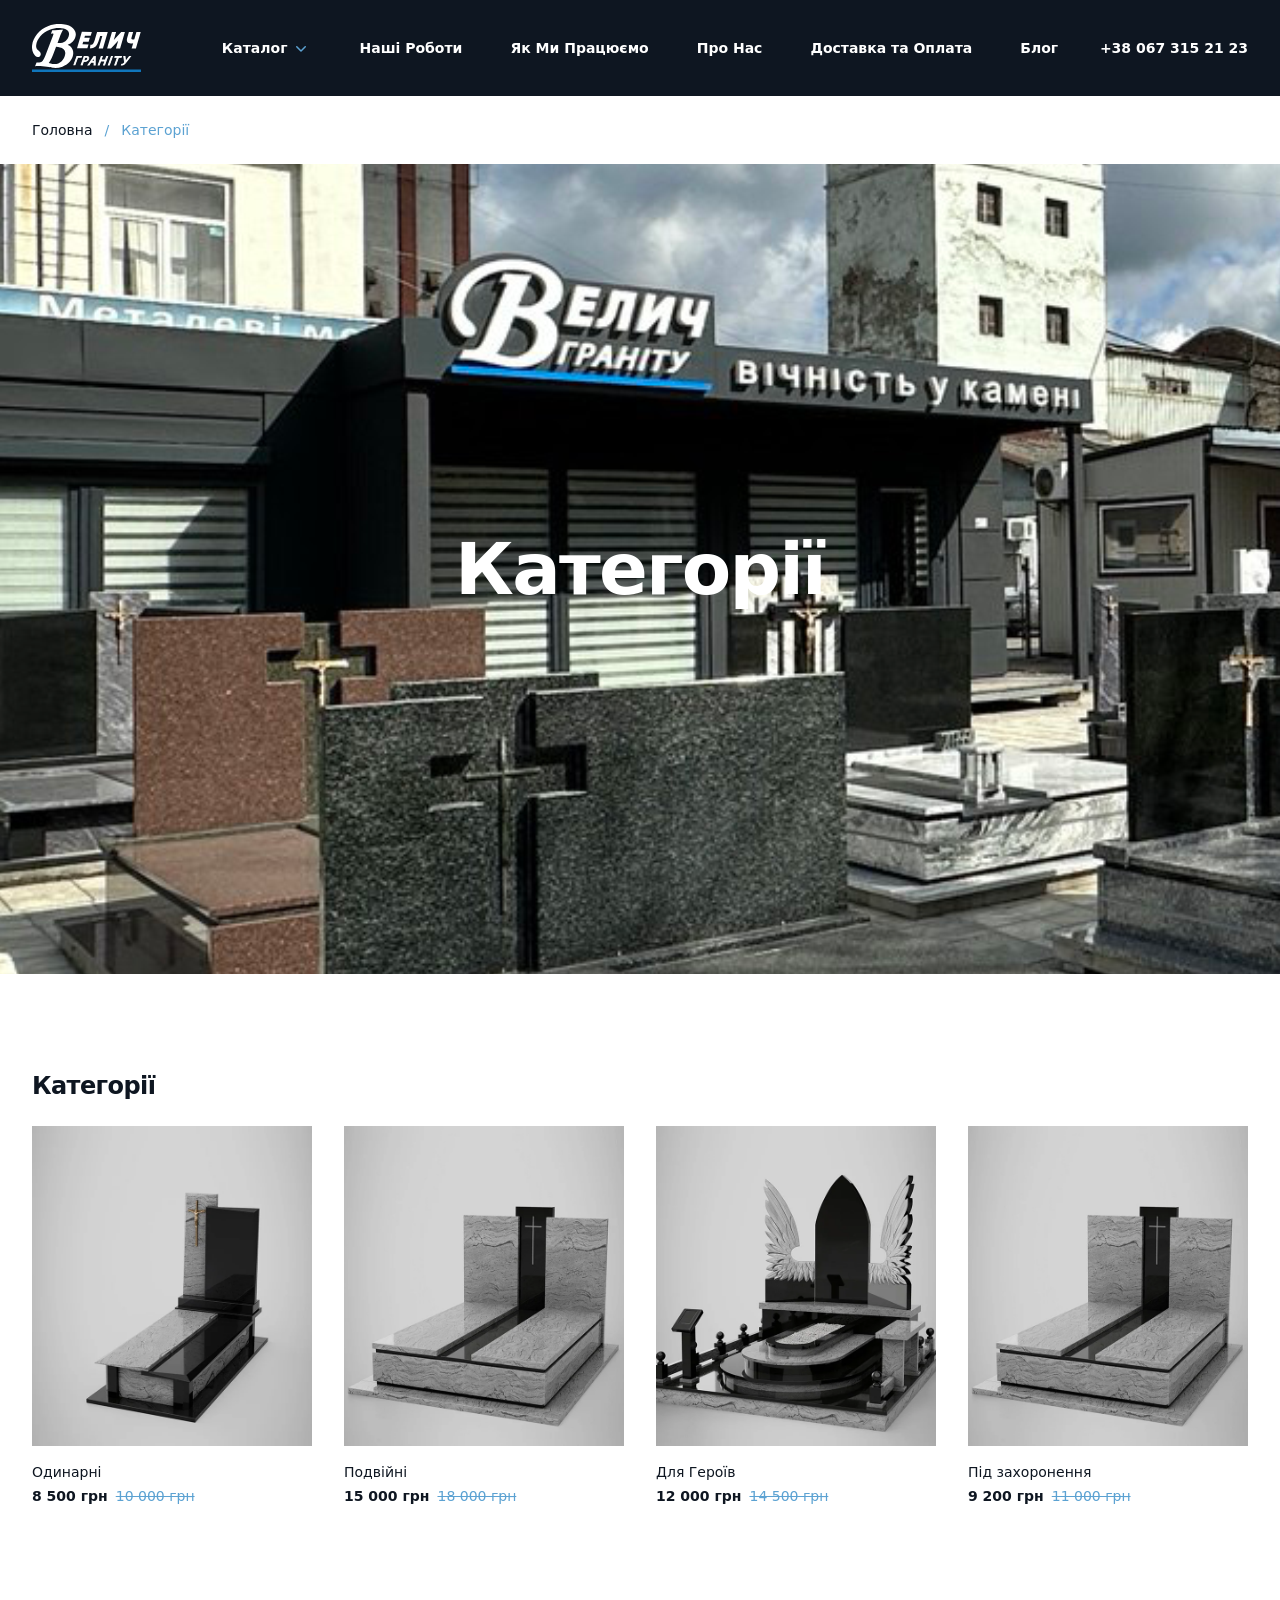
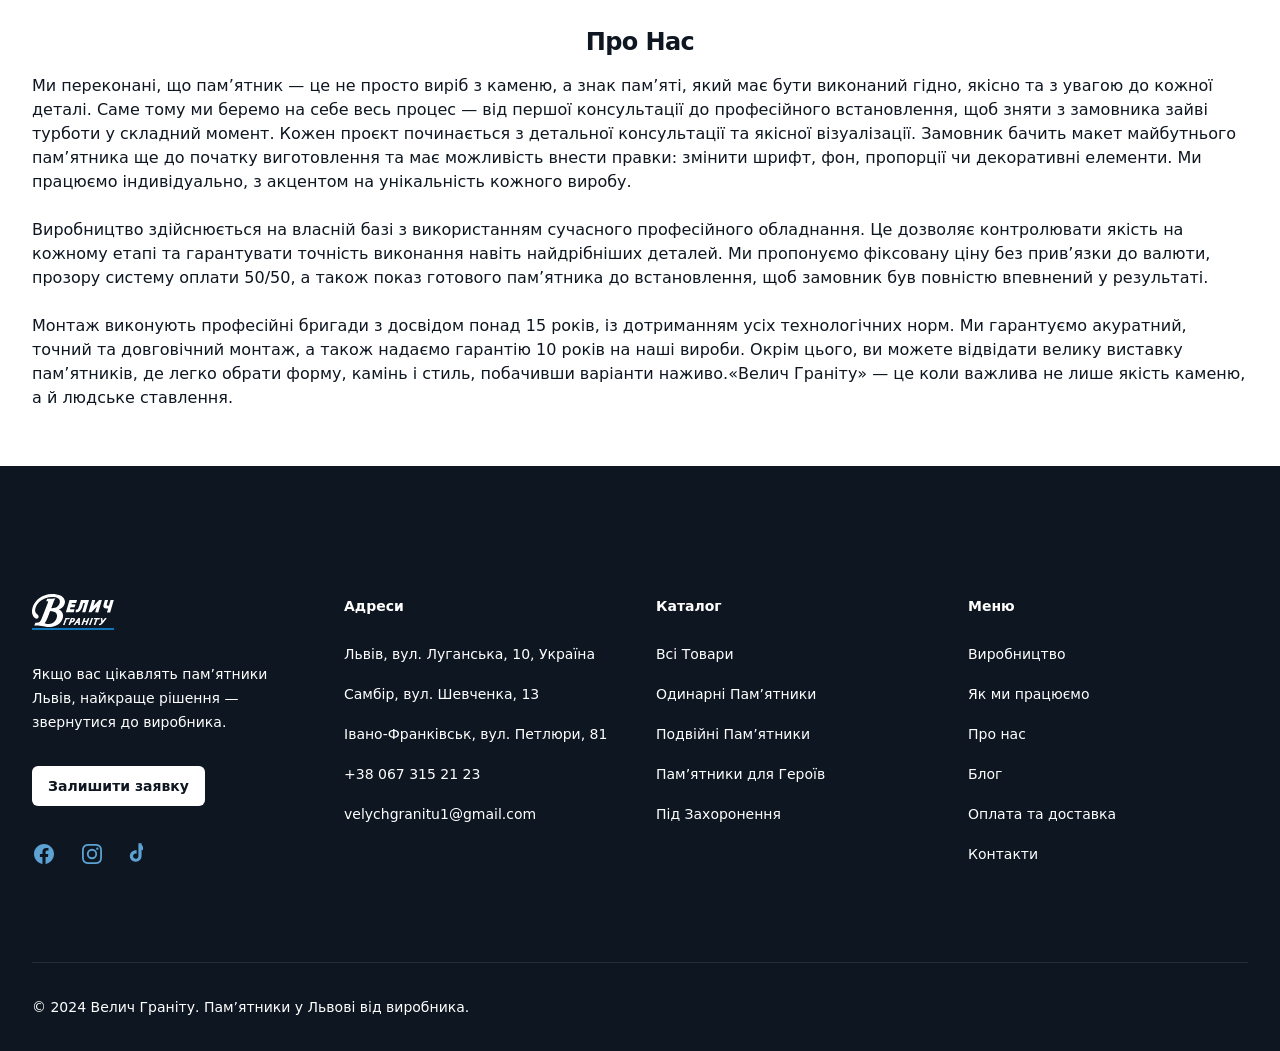
<file: categories.html>
<!doctype html>
<html lang="en">

<head>
  <meta charset="UTF-8" />
  <meta name="viewport" content="width=device-width, initial-scale=1.0" />
  <title>velych-granitu</title>
  <script type="module" crossorigin src="/assets/index-rg0_oj7I.js"></script>
  <link rel="stylesheet" crossorigin href="./assets/index-C6tXgnpi.css">
</head>

<body>
  <!-- Include this script tag or install `@tailwindplus/elements` via npm: -->
  <!-- <script src="https://cdn.jsdelivr.net/npm/@tailwindplus/elements@1" type="module"></script> -->
  <div class="bg-gray-900">
    <header class="bg-gray-900 index-z-0 top-0 z-50 sticky">
    <nav aria-label="Global" class="mx-auto flex max-w-7xl items-center justify-between p-6 lg:px-8">
      <div class="flex lg:flex-1">
        <a href="./index.html" class="-m-1.5 p-1.5">
          <span class="sr-only">Велич Граніту</span>
          <img src="./images/Logo_SVG_White.svg" alt="" class="h-12 w-auto" />
        </a>
      </div>
      <div class="flex lg:hidden">
        <button type="button" command="show-modal" commandfor="mobile-menu"
          class="-m-2.5 inline-flex items-center justify-center rounded-md p-2.5 text-gray-400">
          <span class="sr-only">Відкрити меню</span>
          <svg viewBox="0 0 24 24" fill="none" stroke="currentColor" stroke-width="1.5" data-slot="icon"
            aria-hidden="true" class="size-6">
            <path d="M3.75 6.75h16.5M3.75 12h16.5m-16.5 5.25h16.5" stroke-linecap="round" stroke-linejoin="round" />
          </svg>
        </button>
      </div>
      <el-popover-group class="hidden lg:flex lg:gap-x-12">
        <div class="relative">
          <button popovertarget="desktop-menu-product"
            class="flex items-center gap-x-1 text-sm/6 font-semibold text-white cursor-pointer">
            Каталог
            <svg viewBox="0 0 20 20" fill="currentColor" data-slot="icon" aria-hidden="true"
              class="size-5 flex-none text-gray-500">
              <path
                d="M5.22 8.22a.75.75 0 0 1 1.06 0L10 11.94l3.72-3.72a.75.75 0 1 1 1.06 1.06l-4.25 4.25a.75.75 0 0 1-1.06 0L5.22 9.28a.75.75 0 0 1 0-1.06Z"
                clip-rule="evenodd" fill-rule="evenodd" />
            </svg>
          </button>

          <el-popover id="desktop-menu-product" anchor="bottom" popover
            class="w-screen max-w-md overflow-hidden rounded-3xl bg-gray-800 outline-1 -outline-offset-1 outline-white/10 transition transition-discrete [--anchor-gap:--spacing(3)] backdrop:bg-transparent open:block data-closed:translate-y-1 data-closed:opacity-0 data-enter:duration-200 data-enter:ease-out data-leave:duration-150 data-leave:ease-in">
            <div class="p-4">
              <div class="group relative flex items-center gap-x-6 rounded-lg p-4 text-sm/6 hover:bg-white/5">
                <div class="flex-auto">
                  <a href="./product.html" class="block font-semibold text-white">
                    Одинарні Пам’ятники
                    <span class="absolute inset-0"></span>
                  </a>
                </div>
              </div>
              <div class="group relative flex items-center gap-x-6 rounded-lg p-4 text-sm/6 hover:bg-white/5">
                <div class="flex-auto">
                  <a href="./product.html" class="block font-semibold text-white">
                    Подвійні Пам’ятники
                    <span class="absolute inset-0"></span>
                  </a>
                </div>
              </div>
              <div class="group relative flex items-center gap-x-6 rounded-lg p-4 text-sm/6 hover:bg-white/5">
                <div class="flex-auto">
                  <a href="./product.html" class="block font-semibold text-white">
                    Пам’ятники для Героїв
                    <span class="absolute inset-0"></span>
                  </a>
                </div>
              </div>
              <div class="group relative flex items-center gap-x-6 rounded-lg p-4 text-sm/6 hover:bg-white/5">
                <div class="flex-auto">
                  <a href="./product.html" class="block font-semibold text-white">
                    Під Захоронення
                    <span class="absolute inset-0"></span>
                  </a>
                </div>
              </div>
            </div>
          </el-popover>
        </div>

        <a href="./categories.html" class="text-sm/6 font-semibold text-white">Наші Роботи</a>
        <a href="./how_we_work.html" class="text-sm/6 font-semibold text-white">Як Ми Працюємо</a>
        <a href="./about_us.html" class="text-sm/6 font-semibold text-white">Про Нас</a>
        <a href="./delivery_payment.html" class="text-sm/6 font-semibold text-white">Доставка та Оплата</a>
        <a href="./blog.html" class="text-sm/6 font-semibold text-white">Блог</a>
      </el-popover-group>
      <div class="hidden lg:flex lg:flex-1 lg:justify-end">
        <a href="tel:+38 067 315 21 23" class="text-sm/6 font-semibold text-white">+38 067 315 21 23 </a>
      </div>
    </nav>
    <el-dialog>
      <dialog id="mobile-menu" class="backdrop:bg-transparent lg:hidden">
        <div tabindex="0" class="fixed inset-0 focus:outline-none">
          <el-dialog-panel
            class="fixed inset-y-0 right-0 z-50 w-full overflow-y-auto bg-gray-900 p-6 sm:max-w-sm sm:ring-1 sm:ring-gray-100/10">
            <div class="flex items-center justify-between">
              <a href="./index.html" class="-m-1.5 p-1.5">
                <span class="sr-only">Велич Граніту</span>
                <img src="./images/Logo_SVG_White.svg" alt="" class="h-8 w-auto" />
              </a>
              <button type="button" command="close" commandfor="mobile-menu"
                class="-m-2.5 rounded-md p-2.5 text-gray-400">
                <span class="sr-only">Закрити меню</span>
                <svg viewBox="0 0 24 24" fill="none" stroke="currentColor" stroke-width="1.5" data-slot="icon"
                  aria-hidden="true" class="size-6">
                  <path d="M6 18 18 6M6 6l12 12" stroke-linecap="round" stroke-linejoin="round" />
                </svg>
              </button>
            </div>
            <div class="mt-6 flow-root">
              <div class="-my-6 divide-y divide-white/10">
                <div class="space-y-2 py-6">
                  <div class="-mx-3">
                    <button type="button" command="--toggle" commandfor="products"
                      class="flex w-full items-center justify-between rounded-lg py-2 pr-3.5 pl-3 text-base/7 font-semibold text-white hover:bg-white/5">
                      Каталог
                      <svg viewBox="0 0 20 20" fill="currentColor" data-slot="icon" aria-hidden="true"
                        class="size-5 flex-none in-aria-expanded:rotate-180">
                        <path
                          d="M5.22 8.22a.75.75 0 0 1 1.06 0L10 11.94l3.72-3.72a.75.75 0 1 1 1.06 1.06l-4.25 4.25a.75.75 0 0 1-1.06 0L5.22 9.28a.75.75 0 0 1 0-1.06Z"
                          clip-rule="evenodd" fill-rule="evenodd" />
                      </svg>
                    </button>
                    <el-disclosure id="products" hidden class="mt-2 block space-y-2">
                      <a href="./category.html"
                        class="block rounded-lg py-2 pr-3 pl-6 text-sm/7 font-semibold text-white hover:bg-white/5">Одинарні</a>
                      <a href="./category.html"
                        class="block rounded-lg py-2 pr-3 pl-6 text-sm/7 font-semibold text-white hover:bg-white/5">Подвійні</a>
                      <a href="./category.html"
                        class="block rounded-lg py-2 pr-3 pl-6 text-sm/7 font-semibold text-white hover:bg-white/5">Для
                        Героїв</a>
                      <a href="./category.html"
                        class="block rounded-lg py-2 pr-3 pl-6 text-sm/7 font-semibold text-white hover:bg-white/5">Під
                        захоронення</a>
                      <a href="./category.html"
                        class="block rounded-lg py-2 pr-3 pl-6 text-sm/7 font-semibold text-white hover:bg-white/5">Індивідуальні</a>
                      <a href="./category.html"
                        class="block rounded-lg py-2 pr-3 pl-6 text-sm/7 font-semibold text-white hover:bg-white/5">Мармурові</a>
                      <a href="./category.html"
                        class="block rounded-lg py-2 pr-3 pl-6 text-sm/7 font-semibold text-white hover:bg-white/5">Гранітні</a>
                    </el-disclosure>
                  </div>
                  <a href="./categories.html"
                    class="-mx-3 block rounded-lg px-3 py-2 text-base/7 font-semibold text-white hover:bg-white/5">Наші
                    Роботи</a>
                  <a href="./delivery_payment.html"
                    class="-mx-3 block rounded-lg px-3 py-2 text-base/7 font-semibold text-white hover:bg-white/5">Доставка
                    та Оплата</a>
                  <a href="./about_us.html"
                    class="-mx-3 block rounded-lg px-3 py-2 text-base/7 font-semibold text-white hover:bg-white/5">Про
                    Нас</a>
                </div>
                <div class="py-6">
                  <a href="./checkout.html"
                    class="-mx-3 block rounded-lg px-3 py-2.5 text-base/7 font-semibold text-white hover:bg-white/5">Замовити
                    пам’ятник</a>
                </div>
              </div>
            </div>
          </el-dialog-panel>
        </div>
      </dialog>
    </el-dialog>
  </header>

    <div class="bg-white">
      <nav aria-label="Breadcrumb" class="mx-auto max-w-7xl px-4 py-6 sm:px-6 lg:px-8">
        <ol role="list" class="flex flex-wrap items-center gap-x-3 gap-y-2 text-sm">
          <li><a href="./index.html" class="font-medium text-gray-700 transition hover:text-gray-900">Головна</a></li>
          <li class="text-gray-400">/</li>
          <li class="font-medium text-gray-500" aria-current="page">Категорії</li>
        </ol>
      </nav>
    </div>

    <div class="relative isolate px-6 flex items-center lg:px-8 min-h-[90vh]" style="background-image: url('./images/Каталог1.png');">

      <div class="mx-auto max-w-2xl py-32 sm:py-48 lg:py-56">

        <div class="text-center">
          <h1 class="text-5xl font-semibold tracking-tight text-balance text-white sm:text-7xl">Категорії</h1>
        </div>
      </div>

    </div>
  </div>
  <div class="bg-white">
    <div class="mx-auto max-w-2xl px-4 py-16 sm:px-6 sm:py-24 lg:max-w-7xl lg:px-8">
      <h2 class="text-2xl font-bold tracking-tight text-gray-900 capitalize">Категорії</h2>

      <div class="mt-6 grid grid-cols-1 gap-x-6 gap-y-10 sm:grid-cols-2 lg:grid-cols-4 xl:gap-x-8">
        <div class="product__card group relative">
          <img src="./images/123.jpg" alt="Пам’ять, повага та любов до близьких людей."
            class="aspect-square w-full bg-gray-200 object-cover group-hover:opacity-75 lg:aspect-auto lg:h-80" />
          <div class="mt-4 flex justify-between flex-col">
            <div>
              <h3 class="text-sm text-gray-700">
                <a href="./product.html">
                  <span aria-hidden="true" class="absolute inset-0"></span>
                  Одинарні
                </a>
              </h3>
              <div class="mt-1 flex items-center gap-2">
                <span class="text-sm font-semibold text-gray-900">8 500 грн</span>
                <span class="text-sm text-gray-400 line-through">10 000 грн</span>
              </div>
            </div>
          </div>
        </div>
        <div class="product__card group relative">
          <img src="./images/1234.jpg" alt="Повний цикл виготовлення пам’ятників."
            class="aspect-square w-full bg-gray-200 object-cover group-hover:opacity-75 lg:aspect-auto lg:h-80" />
          <div class="mt-4 flex justify-between flex-col">
            <div>
              <h3 class="text-sm text-gray-700">
                <a href="./product.html">
                  <span aria-hidden="true" class="absolute inset-0"></span>
                  Подвійні
                </a>
              </h3>
              <div class="mt-1 flex items-center gap-2">
                <span class="text-sm font-semibold text-gray-900">15 000 грн</span>
                <span class="text-sm text-gray-400 line-through">18 000 грн</span>
              </div>
            </div>
          </div>
        </div>
        <div class="product__card group relative">
          <img src="./images/12345.jpg" alt="Повага до кожного замовлення."
            class="aspect-square w-full bg-gray-200 object-cover group-hover:opacity-75 lg:aspect-auto lg:h-80" />
          <div class="mt-4 flex justify-between flex-col">
            <div>
              <h3 class="text-sm text-gray-700">
                <a href="./product.html">
                  <span aria-hidden="true" class="absolute inset-0"></span>
                  Для Героїв
                </a>
              </h3>
              <div class="mt-1 flex items-center gap-2">
                <span class="text-sm font-semibold text-gray-900">12 000 грн</span>
                <span class="text-sm text-gray-400 line-through">14 500 грн</span>
              </div>
            </div>
          </div>
        </div>
        <div class="product__card group relative">
          <img src="./images/1234.jpg" alt="Повага до кожного замовлення."
            class="aspect-square w-full bg-gray-200 object-cover group-hover:opacity-75 lg:aspect-auto lg:h-80" />
          <div class="mt-4 flex justify-between flex-col">
            <div>
              <h3 class="text-sm text-gray-700">
                <a href="./product.html">
                  <span aria-hidden="true" class="absolute inset-0"></span>
                  Під захоронення
                </a>
              </h3>
              <div class="mt-1 flex items-center gap-2">
                <span class="text-sm font-semibold text-gray-900">9 200 грн</span>
                <span class="text-sm text-gray-400 line-through">11 000 грн</span>
              </div>
            </div>
          </div>
        </div>
      </div>
    </div>
  </div>

    <div class="mx-auto max-w-7xl p-6 mb-8 lg:px-8">
    <h2 class="text-2xl font-bold tracking-tight text-gray-900 text-center mb-4 capitalize">Про нас</h2>
    <p class="text-gray-700">Ми переконані, що пам’ятник — це не просто виріб з каменю, а знак пам’яті, який має бути
      виконаний гідно, якісно та з увагою до кожної
      деталі. Саме тому ми беремо на себе весь процес — від першої консультації до професійного встановлення, щоб зняти
      з замовника зайві
      турботи у складний момент.
      Кожен проєкт починається з детальної консультації та якісної візуалізації. Замовник бачить макет майбутнього
      пам’ятника ще до початку
      виготовлення та має можливість внести правки: змінити шрифт, фон, пропорції чи декоративні елементи. Ми працюємо
      індивідуально, з
      акцентом на унікальність кожного виробу.
      <br><br>
      Виробництво здійснюється на власній базі з використанням сучасного професійного обладнання. Це дозволяє
      контролювати якість на
      кожному етапі та гарантувати точність виконання навіть найдрібніших деталей.
      Ми пропонуємо фіксовану ціну без прив’язки до валюти, прозору систему оплати 50/50, а також показ готового
      пам’ятника до встановлення,
      щоб замовник був повністю впевнений у результаті.
      <br><br>
      Монтаж виконують професійні бригади з досвідом понад 15 років, із дотриманням усіх технологічних норм. Ми
      гарантуємо акуратний, точний
      та довговічний монтаж, а також надаємо гарантію 10 років на наші вироби.
      Окрім цього, ви можете відвідати велику виставку пам’ятників, де легко обрати форму, камінь і стиль, побачивши
      варіанти наживо.«Велич
      Граніту» — це коли важлива не лише якість каменю, а й людське ставлення.
    </p>
  </div>

  <footer class="bg-gray-900">
    <div class="mx-auto max-w-7xl px-6 pt-16 pb-8 sm:pt-24 lg:px-8 lg:pt-32">
      <div class="xl:grid xl:grid-cols-4 xl:gap-8">
        <div class="space-y-8">
          <img src="./images/Logo_SVG_White.svg" alt="Велич Граніту" class="h-9" />
          <p class="text-sm/6 text-balance text-white">Якщо вас цікавлять пам’ятники Львів, найкраще рішення —
            звернутися до виробника.</p>
          <a href="./checkout.html"
            class="inline-flex rounded-md bg-white px-4 py-2.5 text-sm font-semibold text-gray-900 transition hover:bg-gray-100">Залишити
            заявку</a>
          <div class="flex gap-x-6">
            <a href="https://www.facebook.com/velych.granitu.lviv/" target="_blank" class="text-gray-400 hover:text-gray-300 mt-1">
              <span class="sr-only">Facebook</span>
              <svg viewBox="0 0 24 24" fill="currentColor" aria-hidden="true" class="size-6">
                <path
                  d="M22 12c0-5.523-4.477-10-10-10S2 6.477 2 12c0 4.991 3.657 9.128 8.438 9.878v-6.987h-2.54V12h2.54V9.797c0-2.506 1.492-3.89 3.777-3.89 1.094 0 2.238.195 2.238.195v2.46h-1.26c-1.243 0-1.63.771-1.63 1.562V12h2.773l-.443 2.89h-2.33v6.988C18.343 21.128 22 16.991 22 12z"
                  clip-rule="evenodd" fill-rule="evenodd"></path>
              </svg>
            </a>
            <a href="https://www.instagram.com/p/DJ9K5xAoqUf/" target="_blank" class="text-gray-400 hover:text-gray-300 mt-1">
              <span class="sr-only">Instagram</span>
              <svg viewBox="0 0 24 24" fill="currentColor" aria-hidden="true" class="size-6">
                <path
                  d="M12.315 2c2.43 0 2.784.013 3.808.06 1.064.049 1.791.218 2.427.465a4.902 4.902 0 011.772 1.153 4.902 4.902 0 011.153 1.772c.247.636.416 1.363.465 2.427.048 1.067.06 1.407.06 4.123v.08c0 2.643-.012 2.987-.06 4.043-.049 1.064-.218 1.791-.465 2.427a4.902 4.902 0 01-1.153 1.772 4.902 4.902 0 01-1.772 1.153c-.636.247-1.363.416-2.427.465-1.067.048-1.407.06-4.123.06h-.08c-2.643 0-2.987-.012-4.043-.06-1.064-.049-1.791-.218-2.427-.465a4.902 4.902 0 01-1.772-1.153 4.902 4.902 0 01-1.153-1.772c-.247-.636-.416-1.363-.465-2.427-.047-1.024-.06-1.379-.06-3.808v-.63c0-2.43.013-2.784.06-3.808.049-1.064.218-1.791.465-2.427a4.902 4.902 0 011.153-1.772A4.902 4.902 0 015.45 2.525c.636-.247 1.363-.416 2.427-.465C8.901 2.013 9.256 2 11.685 2h.63zm-.081 1.802h-.468c-2.456 0-2.784.011-3.807.058-.975.045-1.504.207-1.857.344-.467.182-.8.398-1.15.748-.35.35-.566.683-.748 1.15-.137.353-.3.882-.344 1.857-.047 1.023-.058 1.351-.058 3.807v.468c0 2.456.011 2.784.058 3.807.045.975.207 1.504.344 1.857.182.466.399.8.748 1.15.35.35.683.566 1.15.748.353.137.882.3 1.857.344 1.054.048 1.37.058 4.041.058h.08c2.597 0 2.917-.01 3.96-.058.976-.045 1.505-.207 1.858-.344.466-.182.8-.398 1.15-.748.35-.35.566-.683.748-1.15.137-.353.3-.882.344-1.857.048-1.055.058-1.37.058-4.041v-.08c0-2.597-.01-2.917-.058-3.96-.045-.976-.207-1.505-.344-1.858a3.097 3.097 0 00-.748-1.15 3.098 3.098 0 00-1.15-.748c-.353-.137-.882-.3-1.857-.344-1.023-.047-1.351-.058-3.807-.058zM12 6.865a5.135 5.135 0 110 10.27 5.135 5.135 0 010-10.27zm0 1.802a3.333 3.333 0 100 6.666 3.333 3.333 0 000-6.666zm5.338-3.205a1.2 1.2 0 110 2.4 1.2 1.2 0 010-2.4z"
                  clip-rule="evenodd" fill-rule="evenodd"></path>
              </svg>
            </a>
            <a href="https://www.tiktok.com/@velych_granitu" target="_blank" class="text-gray-400 hover:text-gray-300">
              <span class="sr-only">TikTok</span>
              <svg xmlns="http://www.w3.org/2000/svg" fill="#000000" width="15" height="24" viewBox="0 0 24 24"
                version="1.1">
                <title>tiktok</title>
                <path style="fill: #5da2d2;"
                  d="M16.656 1.029c1.637-0.025 3.262-0.012 4.886-0.025 0.054 2.031 0.878 3.859 2.189 5.213l-0.002-0.002c1.411 1.271 3.247 2.095 5.271 2.235l0.028 0.002v5.036c-1.912-0.048-3.71-0.489-5.331-1.247l0.082 0.034c-0.784-0.377-1.447-0.764-2.077-1.196l0.052 0.034c-0.012 3.649 0.012 7.298-0.025 10.934-0.103 1.853-0.719 3.543-1.707 4.954l0.020-0.031c-1.652 2.366-4.328 3.919-7.371 4.011l-0.014 0c-0.123 0.006-0.268 0.009-0.414 0.009-1.73 0-3.347-0.482-4.725-1.319l0.040 0.023c-2.508-1.509-4.238-4.091-4.558-7.094l-0.004-0.041c-0.025-0.625-0.037-1.25-0.012-1.862 0.49-4.779 4.494-8.476 9.361-8.476 0.547 0 1.083 0.047 1.604 0.136l-0.056-0.008c0.025 1.849-0.050 3.699-0.050 5.548-0.423-0.153-0.911-0.242-1.42-0.242-1.868 0-3.457 1.194-4.045 2.861l-0.009 0.030c-0.133 0.427-0.21 0.918-0.21 1.426 0 0.206 0.013 0.41 0.037 0.61l-0.002-0.024c0.332 2.046 2.086 3.59 4.201 3.59 0.061 0 0.121-0.001 0.181-0.004l-0.009 0c1.463-0.044 2.733-0.831 3.451-1.994l0.010-0.018c0.267-0.372 0.45-0.822 0.511-1.311l0.001-0.014c0.125-2.237 0.075-4.461 0.087-6.698 0.012-5.036-0.012-10.060 0.025-15.083z">
                </path>
                <script xmlns=""></script>
              </svg>
            </a>
          </div>
        </div>
        <div class="mt-16 xl:col-span-3 xl:mt-0">
          <div class="grid grid-cols-1 gap-8 sm:grid-cols-2 lg:grid-cols-3">
            <div>
              <h3 class="text-sm/6 font-semibold text-white">Адреси</h3>
              <ul role="list" class="mt-6 space-y-4">
                <li>
                  <span class="text-sm/6 text-white">Львів, вул. Луганська, 10, Україна
                  </span>
                </li>
                <li>
                  <span class="text-sm/6 text-white">Самбір, вул. Шевченка, 13</span>
                </li>
                <li>
                  <span class="text-sm/6 text-white">Івано-Франківськ, вул. Петлюри, 81</span>
                </li>
                <li>
                  <a href="tel:+38 067 315 21 23" class="text-sm/6 text-white">+38 067 315 21 23</a>
                </li>
                <li>
                  <a href="mailto:velychgranitu1@gmail.com" class="text-sm/6 text-white">velychgranitu1@gmail.com</a>
                </li>
              </ul>
            </div>
            <div>
              <h3 class="text-sm/6 font-semibold text-white">Каталог</h3>
              <ul role="list" class="mt-6 space-y-4">
                <li>
                  <a href="./category.html" class="text-sm/6 text-white hover:text-gray-300">Всі Товари</a>
                </li>
                <li>
                  <a href="./product.html" class="text-sm/6 text-white hover:text-gray-300">Одинарні Пам’ятники</a>
                </li>
                <li>
                  <a href="./category.html#Подвійні" class="text-sm/6 text-white hover:text-gray-300">Подвійні Пам’ятники</a>
                </li>
                <li>
                  <a href="./category.html#heroes" class="text-sm/6 text-white hover:text-gray-300">Пам’ятники для Героїв</a>
                </li>
                <li>
                  <a href="./category.html#burial" class="text-sm/6 text-white hover:text-gray-300">Під Захоронення</a>
                </li>
              </ul>
            </div>
            <div>
              <h3 class="text-sm/6 font-semibold text-white">Меню</h3>
              <ul role="list" class="mt-6 space-y-4">
                <li>
                  <a href="./production.html" class="text-sm/6 text-white hover:text-gray-300">Виробництво</a>
                </li>
                <li>
                  <a href="./how_we_work.html" class="text-sm/6 text-white hover:text-gray-300">Як ми працюємо</a>
                </li>
                <li>
                  <a href="./about_us.html" class="text-sm/6 text-white hover:text-gray-300">Про нас</a>
                </li>
                <li>
                  <a href="./blog.html" class="text-sm/6 text-white hover:text-gray-300">Блог</a>
                </li>
                <li>
                  <a href="./delivery_payment.html" class="text-sm/6 text-white hover:text-gray-300">Оплата та
                    доставка</a>
                </li>
                <li>
                  <a href="./contact.html" class="text-sm/6 text-white hover:text-gray-300">Контакти</a>
                </li>
              </ul>
            </div>
          </div>
        </div>
      </div>
      <div class="mt-16 border-t border-white/10 pt-8 sm:mt-20 lg:mt-24">
        <p class="text-sm/6 text-white">&copy; 2024 Велич Граніту. Пам’ятники у Львові від виробника.</p>
      </div>
    </div>
  </footer>
</body>

</html>
</file>
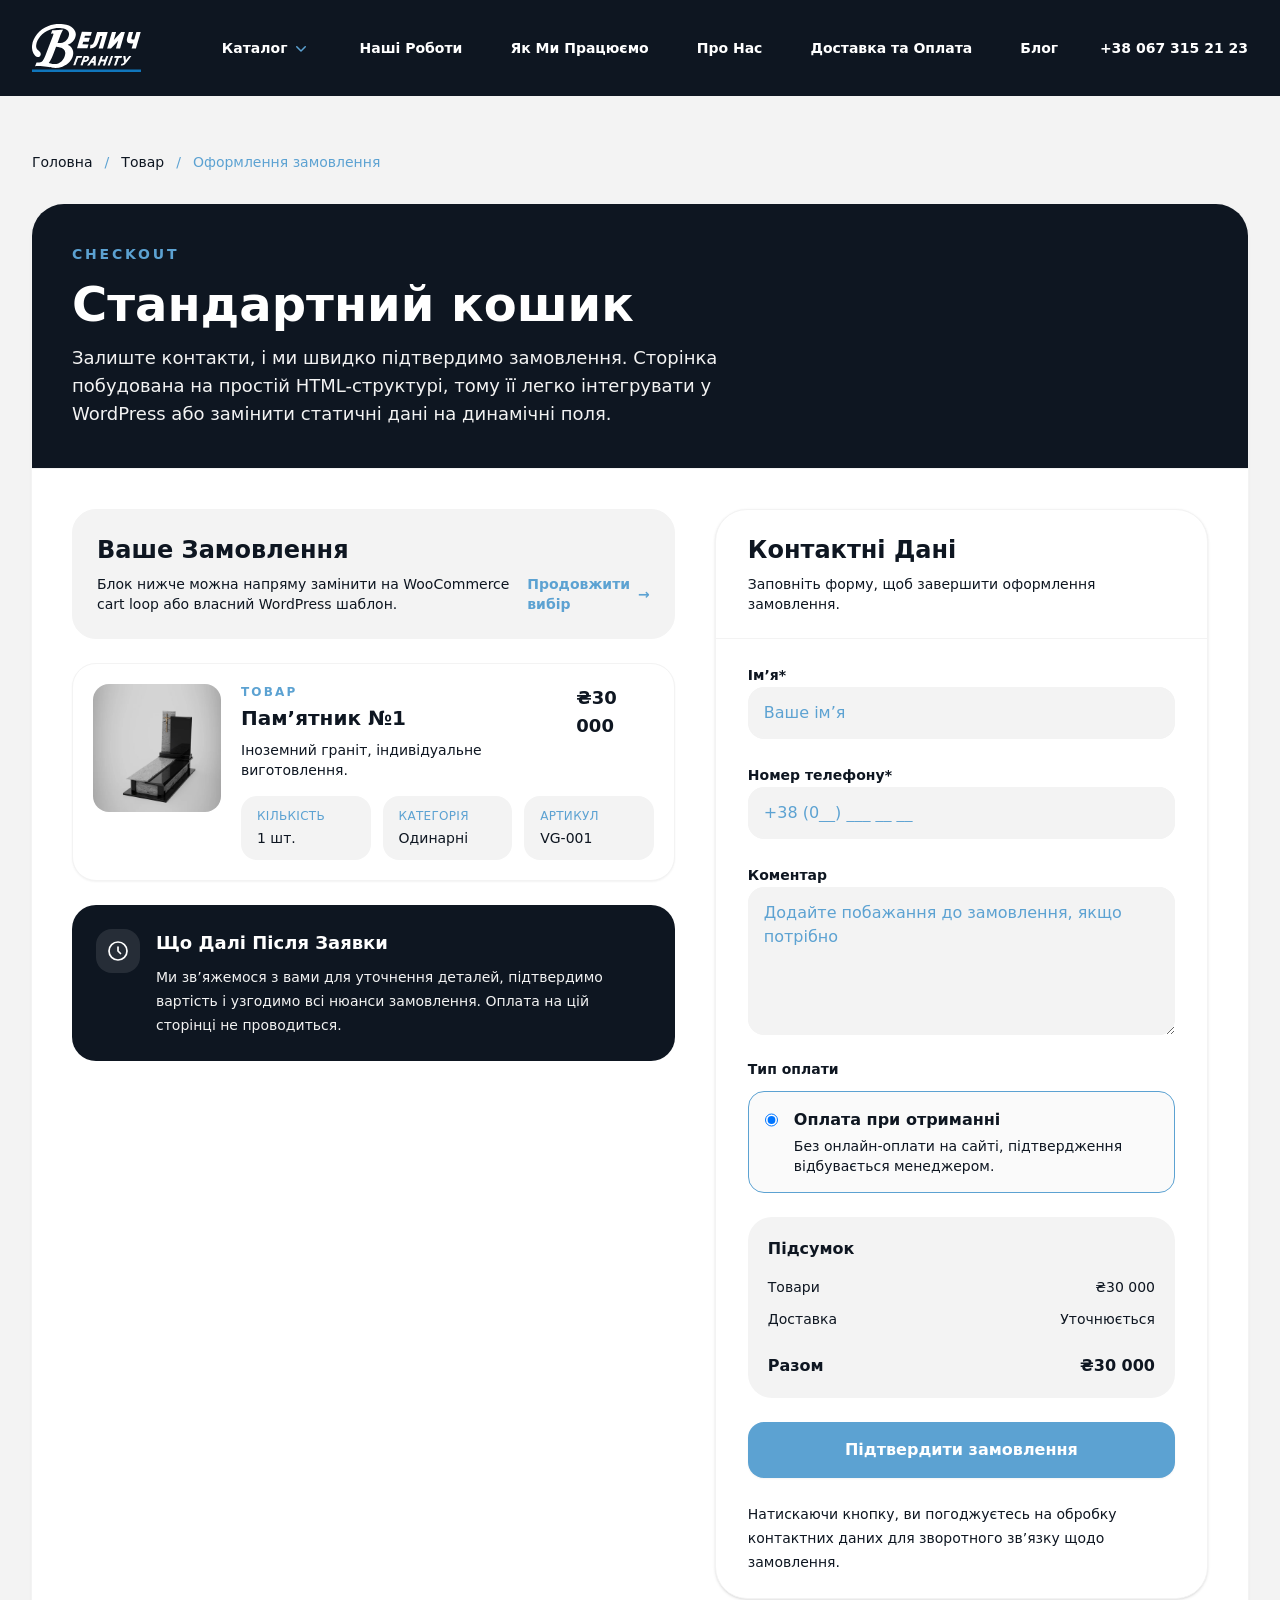
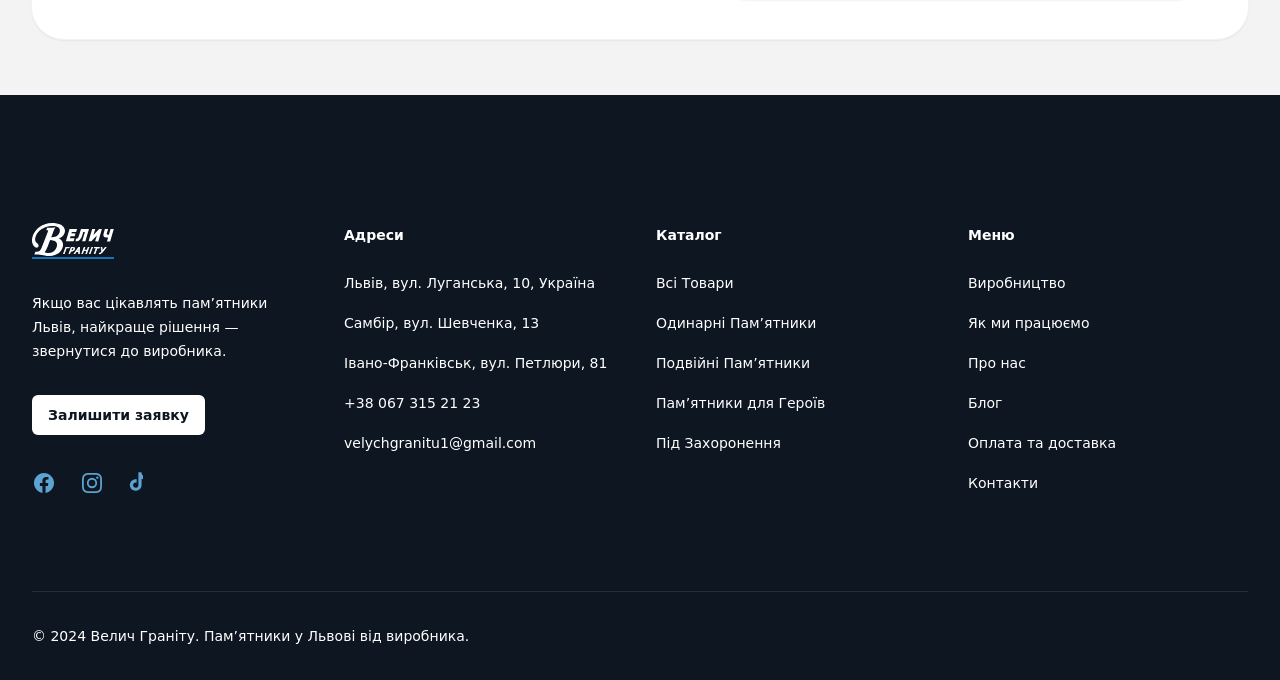
<file: checkout.html>
<!doctype html>
<html lang="uk">

<head>
  <meta charset="UTF-8" />
  <meta name="viewport" content="width=device-width, initial-scale=1.0" />
  <title>Оформлення замовлення — Велич Граніту</title>
  <script type="module" crossorigin src="/assets/index-rg0_oj7I.js"></script>
  <link rel="stylesheet" crossorigin href="./assets/index-C6tXgnpi.css">
</head>

<body class="bg-gray-100 text-gray-900">
  <div class="bg-gray-900">
    <header class="bg-gray-900 index-z-0 top-0 z-50 sticky">
    <nav aria-label="Global" class="mx-auto flex max-w-7xl items-center justify-between p-6 lg:px-8">
      <div class="flex lg:flex-1">
        <a href="./index.html" class="-m-1.5 p-1.5">
          <span class="sr-only">Велич Граніту</span>
          <img src="./images/Logo_SVG_White.svg" alt="" class="h-12 w-auto" />
        </a>
      </div>
      <div class="flex lg:hidden">
        <button type="button" command="show-modal" commandfor="mobile-menu"
          class="-m-2.5 inline-flex items-center justify-center rounded-md p-2.5 text-gray-400">
          <span class="sr-only">Відкрити меню</span>
          <svg viewBox="0 0 24 24" fill="none" stroke="currentColor" stroke-width="1.5" data-slot="icon"
            aria-hidden="true" class="size-6">
            <path d="M3.75 6.75h16.5M3.75 12h16.5m-16.5 5.25h16.5" stroke-linecap="round" stroke-linejoin="round" />
          </svg>
        </button>
      </div>
      <el-popover-group class="hidden lg:flex lg:gap-x-12">
        <div class="relative">
          <button popovertarget="desktop-menu-product"
            class="flex items-center gap-x-1 text-sm/6 font-semibold text-white cursor-pointer">
            Каталог
            <svg viewBox="0 0 20 20" fill="currentColor" data-slot="icon" aria-hidden="true"
              class="size-5 flex-none text-gray-500">
              <path
                d="M5.22 8.22a.75.75 0 0 1 1.06 0L10 11.94l3.72-3.72a.75.75 0 1 1 1.06 1.06l-4.25 4.25a.75.75 0 0 1-1.06 0L5.22 9.28a.75.75 0 0 1 0-1.06Z"
                clip-rule="evenodd" fill-rule="evenodd" />
            </svg>
          </button>

          <el-popover id="desktop-menu-product" anchor="bottom" popover
            class="w-screen max-w-md overflow-hidden rounded-3xl bg-gray-800 outline-1 -outline-offset-1 outline-white/10 transition transition-discrete [--anchor-gap:--spacing(3)] backdrop:bg-transparent open:block data-closed:translate-y-1 data-closed:opacity-0 data-enter:duration-200 data-enter:ease-out data-leave:duration-150 data-leave:ease-in">
            <div class="p-4">
              <div class="group relative flex items-center gap-x-6 rounded-lg p-4 text-sm/6 hover:bg-white/5">
                <div class="flex-auto">
                  <a href="./product.html" class="block font-semibold text-white">
                    Одинарні Пам’ятники
                    <span class="absolute inset-0"></span>
                  </a>
                </div>
              </div>
              <div class="group relative flex items-center gap-x-6 rounded-lg p-4 text-sm/6 hover:bg-white/5">
                <div class="flex-auto">
                  <a href="./product.html" class="block font-semibold text-white">
                    Подвійні Пам’ятники
                    <span class="absolute inset-0"></span>
                  </a>
                </div>
              </div>
              <div class="group relative flex items-center gap-x-6 rounded-lg p-4 text-sm/6 hover:bg-white/5">
                <div class="flex-auto">
                  <a href="./product.html" class="block font-semibold text-white">
                    Пам’ятники для Героїв
                    <span class="absolute inset-0"></span>
                  </a>
                </div>
              </div>
              <div class="group relative flex items-center gap-x-6 rounded-lg p-4 text-sm/6 hover:bg-white/5">
                <div class="flex-auto">
                  <a href="./product.html" class="block font-semibold text-white">
                    Під Захоронення
                    <span class="absolute inset-0"></span>
                  </a>
                </div>
              </div>
            </div>
          </el-popover>
        </div>

        <a href="./categories.html" class="text-sm/6 font-semibold text-white">Наші Роботи</a>
        <a href="./how_we_work.html" class="text-sm/6 font-semibold text-white">Як Ми Працюємо</a>
        <a href="./about_us.html" class="text-sm/6 font-semibold text-white">Про Нас</a>
        <a href="./delivery_payment.html" class="text-sm/6 font-semibold text-white">Доставка та Оплата</a>
        <a href="./blog.html" class="text-sm/6 font-semibold text-white">Блог</a>
      </el-popover-group>
      <div class="hidden lg:flex lg:flex-1 lg:justify-end">
        <a href="tel:+38 067 315 21 23" class="text-sm/6 font-semibold text-white">+38 067 315 21 23 </a>
      </div>
    </nav>
    <el-dialog>
      <dialog id="mobile-menu" class="backdrop:bg-transparent lg:hidden">
        <div tabindex="0" class="fixed inset-0 focus:outline-none">
          <el-dialog-panel
            class="fixed inset-y-0 right-0 z-50 w-full overflow-y-auto bg-gray-900 p-6 sm:max-w-sm sm:ring-1 sm:ring-gray-100/10">
            <div class="flex items-center justify-between">
              <a href="./index.html" class="-m-1.5 p-1.5">
                <span class="sr-only">Велич Граніту</span>
                <img src="./images/Logo_SVG_White.svg" alt="" class="h-8 w-auto" />
              </a>
              <button type="button" command="close" commandfor="mobile-menu"
                class="-m-2.5 rounded-md p-2.5 text-gray-400">
                <span class="sr-only">Закрити меню</span>
                <svg viewBox="0 0 24 24" fill="none" stroke="currentColor" stroke-width="1.5" data-slot="icon"
                  aria-hidden="true" class="size-6">
                  <path d="M6 18 18 6M6 6l12 12" stroke-linecap="round" stroke-linejoin="round" />
                </svg>
              </button>
            </div>
            <div class="mt-6 flow-root">
              <div class="-my-6 divide-y divide-white/10">
                <div class="space-y-2 py-6">
                  <div class="-mx-3">
                    <button type="button" command="--toggle" commandfor="products"
                      class="flex w-full items-center justify-between rounded-lg py-2 pr-3.5 pl-3 text-base/7 font-semibold text-white hover:bg-white/5">
                      Каталог
                      <svg viewBox="0 0 20 20" fill="currentColor" data-slot="icon" aria-hidden="true"
                        class="size-5 flex-none in-aria-expanded:rotate-180">
                        <path
                          d="M5.22 8.22a.75.75 0 0 1 1.06 0L10 11.94l3.72-3.72a.75.75 0 1 1 1.06 1.06l-4.25 4.25a.75.75 0 0 1-1.06 0L5.22 9.28a.75.75 0 0 1 0-1.06Z"
                          clip-rule="evenodd" fill-rule="evenodd" />
                      </svg>
                    </button>
                    <el-disclosure id="products" hidden class="mt-2 block space-y-2">
                      <a href="./category.html"
                        class="block rounded-lg py-2 pr-3 pl-6 text-sm/7 font-semibold text-white hover:bg-white/5">Одинарні</a>
                      <a href="./category.html"
                        class="block rounded-lg py-2 pr-3 pl-6 text-sm/7 font-semibold text-white hover:bg-white/5">Подвійні</a>
                      <a href="./category.html"
                        class="block rounded-lg py-2 pr-3 pl-6 text-sm/7 font-semibold text-white hover:bg-white/5">Для
                        Героїв</a>
                      <a href="./category.html"
                        class="block rounded-lg py-2 pr-3 pl-6 text-sm/7 font-semibold text-white hover:bg-white/5">Під
                        захоронення</a>
                      <a href="./category.html"
                        class="block rounded-lg py-2 pr-3 pl-6 text-sm/7 font-semibold text-white hover:bg-white/5">Індивідуальні</a>
                      <a href="./category.html"
                        class="block rounded-lg py-2 pr-3 pl-6 text-sm/7 font-semibold text-white hover:bg-white/5">Мармурові</a>
                      <a href="./category.html"
                        class="block rounded-lg py-2 pr-3 pl-6 text-sm/7 font-semibold text-white hover:bg-white/5">Гранітні</a>
                    </el-disclosure>
                  </div>
                  <a href="./categories.html"
                    class="-mx-3 block rounded-lg px-3 py-2 text-base/7 font-semibold text-white hover:bg-white/5">Наші
                    Роботи</a>
                  <a href="./delivery_payment.html"
                    class="-mx-3 block rounded-lg px-3 py-2 text-base/7 font-semibold text-white hover:bg-white/5">Доставка
                    та Оплата</a>
                  <a href="./about_us.html"
                    class="-mx-3 block rounded-lg px-3 py-2 text-base/7 font-semibold text-white hover:bg-white/5">Про
                    Нас</a>
                </div>
                <div class="py-6">
                  <a href="./checkout.html"
                    class="-mx-3 block rounded-lg px-3 py-2.5 text-base/7 font-semibold text-white hover:bg-white/5">Замовити
                    пам’ятник</a>
                </div>
              </div>
            </div>
          </el-dialog-panel>
        </div>
      </dialog>
    </el-dialog>
  </header>
  </div>

  <main id="checkout-page" class="py-10 sm:py-14">
    <div class="mx-auto max-w-7xl px-4 sm:px-6 lg:px-8">
      <nav aria-label="Breadcrumb" class="mb-8">
        <ol role="list" class="flex flex-wrap items-center gap-x-3 gap-y-2 text-sm">
          <li><a href="./index.html" class="font-medium text-gray-700 transition hover:text-gray-900">Головна</a></li>
          <li class="text-gray-400">/</li>
          <li><a href="./product.html" class="font-medium text-gray-700 transition hover:text-gray-900">Товар</a></li>
          <li class="text-gray-400">/</li>
          <li class="font-medium text-gray-500" aria-current="page">Оформлення замовлення</li>
        </ol>
      </nav>

      <section class="overflow-hidden rounded-[2rem] bg-white shadow-sm ring-1 ring-gray-200">
        <div class="border-b border-gray-200 bg-linear-to-r from-gray-900 to-gray-800 px-6 py-10 sm:px-10">
          <div class="max-w-3xl">
            <p class="text-sm font-semibold tracking-[0.2em] text-gray-400 uppercase">Checkout</p>
            <h1 class="mt-4 text-3xl font-semibold text-white sm:text-5xl">Стандартний кошик</h1>
            <p class="mt-4 max-w-2xl text-base text-gray-300 sm:text-lg">
              Залиште контакти, і ми швидко підтвердимо замовлення. Сторінка побудована на простій HTML-структурі,
              тому її легко інтегрувати у WordPress або замінити статичні дані на динамічні поля.
            </p>
          </div>
        </div>

        <div class="grid gap-8 px-6 py-8 sm:px-10 lg:grid-cols-[minmax(0,1.1fr)_minmax(360px,0.9fr)] lg:gap-10 lg:py-10">
          <section aria-labelledby="cart-summary-title" class="space-y-6">
            <div class="rounded-3xl border border-gray-200 bg-gray-50 p-6">
              <div class="flex flex-col gap-3 sm:flex-row sm:items-end sm:justify-between">
                <div>
                  <h2 id="cart-summary-title" class="text-2xl font-semibold text-gray-900 capitalize">Ваше замовлення</h2>
                  <p class="mt-2 text-sm text-gray-700">
                    Блок нижче можна напряму замінити на WooCommerce cart loop або власний WordPress шаблон.
                  </p>
                </div>
                <a href="./category.html"
                  class="inline-flex items-center text-sm font-semibold text-indigo-600 transition hover:text-indigo-500">
                  Продовжити вибір
                  <span aria-hidden="true" class="ml-2">→</span>
                </a>
              </div>
            </div>

            <div id="checkout-cart-items" class="space-y-4">
              <article
                class="rounded-3xl border border-gray-200 bg-white p-5 shadow-xs transition hover:border-gray-300">
                <div class="flex flex-col gap-5 sm:flex-row">
                  <img src="./images/123.jpg" alt="Пам’ятник №1"
                    class="h-28 w-full rounded-2xl object-cover sm:w-32 lg:h-32" />
                  <div class="min-w-0 flex-1">
                    <div class="flex flex-col gap-3 sm:flex-row sm:items-start sm:justify-between">
                      <div>
                        <p class="text-xs font-semibold tracking-[0.18em] text-gray-400 uppercase">Товар</p>
                        <h3 class="mt-1 text-xl font-semibold text-gray-900">Пам’ятник №1</h3>
                        <p class="mt-2 text-sm text-gray-700">Іноземний граніт, індивідуальне виготовлення.</p>
                      </div>
                      <p class="text-lg font-semibold text-gray-900">₴30 000</p>
                    </div>
                    <dl class="mt-4 grid gap-3 text-sm text-gray-700 sm:grid-cols-3">
                      <div class="rounded-2xl bg-gray-50 px-4 py-3">
                        <dt class="text-xs uppercase tracking-wide text-gray-400">Кількість</dt>
                        <dd class="mt-1 font-medium text-gray-900">1 шт.</dd>
                      </div>
                      <div class="rounded-2xl bg-gray-50 px-4 py-3">
                        <dt class="text-xs uppercase tracking-wide text-gray-400">Категорія</dt>
                        <dd class="mt-1 font-medium text-gray-900">Одинарні</dd>
                      </div>
                      <div class="rounded-2xl bg-gray-50 px-4 py-3">
                        <dt class="text-xs uppercase tracking-wide text-gray-400">Артикул</dt>
                        <dd class="mt-1 font-medium text-gray-900">VG-001</dd>
                      </div>
                    </dl>
                  </div>
                </div>
              </article>
            </div>

            <section aria-labelledby="checkout-notes-title" class="rounded-3xl bg-gray-900 p-6 text-white">
              <div class="flex items-start gap-4">
                <div class="flex size-11 shrink-0 items-center justify-center rounded-2xl bg-white/10">
                  <svg viewBox="0 0 24 24" fill="none" stroke="currentColor" stroke-width="1.7" aria-hidden="true"
                    class="size-6">
                    <path d="M12 8v4l2.5 2.5" stroke-linecap="round" stroke-linejoin="round" />
                    <path
                      d="M21 12a9 9 0 11-18 0 9 9 0 0118 0Z"
                      stroke-linecap="round" stroke-linejoin="round" />
                  </svg>
                </div>
                <div>
                  <h2 id="checkout-notes-title" class="text-lg font-semibold capitalize">Що далі після заявки</h2>
                  <p class="mt-2 text-sm leading-6 text-gray-300">
                    Ми зв’яжемося з вами для уточнення деталей, підтвердимо вартість і узгодимо всі нюанси
                    замовлення. Оплата на цій сторінці не проводиться.
                  </p>
                </div>
              </div>
            </section>
          </section>

          <aside class="lg:sticky lg:top-8 lg:self-start">
            <div class="overflow-hidden rounded-[2rem] border border-gray-200 bg-white shadow-sm">
              <div class="border-b border-gray-200 px-6 py-6 sm:px-8">
                <h2 class="text-2xl font-semibold text-gray-900 capitalize">Контактні дані</h2>
                <p class="mt-2 text-sm text-gray-700">Заповніть форму, щоб завершити оформлення замовлення.</p>
              </div>

              <form id="checkout-form" class="space-y-6 px-6 py-6 sm:px-8" method="post" action="#"
                data-form-type="checkout">
                <div class="space-y-2">
                  <label for="checkout-name" class="text-sm font-semibold text-gray-900">Ім’я*</label>
                  <input id="checkout-name" name="customer_name" type="text" autocomplete="name" required
                    placeholder="Ваше ім’я"
                    class="block w-full rounded-2xl border-0 bg-gray-50 px-4 py-3.5 text-base text-gray-900 outline-1 -outline-offset-1 outline-gray-200 placeholder:text-gray-400 focus:outline-2 focus:-outline-offset-2 focus:outline-indigo-500" />
                </div>

                <div class="space-y-2">
                  <label for="checkout-phone" class="text-sm font-semibold text-gray-900">Номер телефону*</label>
                  <input id="checkout-phone" name="customer_phone" type="tel" autocomplete="tel" required
                    placeholder="+38 (0__) ___ __ __"
                    class="block w-full rounded-2xl border-0 bg-gray-50 px-4 py-3.5 text-base text-gray-900 outline-1 -outline-offset-1 outline-gray-200 placeholder:text-gray-400 focus:outline-2 focus:-outline-offset-2 focus:outline-indigo-500" />
                </div>

                <div class="space-y-2">
                  <label for="checkout-comment" class="text-sm font-semibold text-gray-900">Коментар</label>
                  <textarea id="checkout-comment" name="customer_comment" rows="5"
                    placeholder="Додайте побажання до замовлення, якщо потрібно"
                    class="block w-full rounded-2xl border-0 bg-gray-50 px-4 py-3.5 text-base text-gray-900 outline-1 -outline-offset-1 outline-gray-200 placeholder:text-gray-400 focus:outline-2 focus:-outline-offset-2 focus:outline-indigo-500"></textarea>
                </div>

                <fieldset class="space-y-3">
                  <legend class="text-sm font-semibold text-gray-900">Тип оплати</legend>
                  <label
                    class="flex items-start gap-4 rounded-2xl border border-indigo-500 bg-indigo-50/40 px-4 py-4">
                    <input type="radio" name="payment_method" value="cash_on_delivery" checked
                      class="mt-1 size-4 border-gray-300 text-indigo-600 focus:ring-indigo-500" />
                    <span class="block">
                      <span class="block font-semibold text-gray-900">Оплата при отриманні</span>
                      <span class="mt-1 block text-sm text-gray-700">Без онлайн-оплати на сайті, підтвердження
                        відбувається менеджером.</span>
                    </span>
                  </label>
                </fieldset>

                <div class="rounded-3xl bg-gray-50 p-5">
                  <h3 class="text-base font-semibold text-gray-900">Підсумок</h3>
                  <dl class="mt-4 space-y-3 text-sm">
                    <div class="flex items-center justify-between gap-4">
                      <dt class="text-gray-700">Товари</dt>
                      <dd class="font-medium text-gray-900">₴30 000</dd>
                    </div>
                    <div class="flex items-center justify-between gap-4">
                      <dt class="text-gray-700">Доставка</dt>
                      <dd class="font-medium text-gray-900">Уточнюється</dd>
                    </div>
                    <div class="border-t border-gray-200 pt-3">
                      <div class="flex items-center justify-between gap-4">
                        <dt class="text-base font-semibold text-gray-900">Разом</dt>
                        <dd class="text-base font-semibold text-gray-900">₴30 000</dd>
                      </div>
                    </div>
                  </dl>
                </div>

                <input type="hidden" name="order_source" value="checkout-page" />
                <input type="hidden" name="cart_template" value="standard" />

                <button type="submit"
                  class="inline-flex w-full items-center justify-center rounded-2xl bg-indigo-500 px-5 py-4 text-base font-semibold text-white shadow-xs transition hover:bg-indigo-400 focus-visible:outline-2 focus-visible:outline-offset-2 focus-visible:outline-indigo-500">
                  Підтвердити замовлення
                </button>

                <p class="text-sm leading-6 text-gray-700">
                  Натискаючи кнопку, ви погоджуєтесь на обробку контактних даних для зворотного зв’язку щодо
                  замовлення.
                </p>
              </form>
            </div>
          </aside>
        </div>
      </section>
    </div>
  </main>

  <footer class="bg-gray-900">
    <div class="mx-auto max-w-7xl px-6 pt-16 pb-8 sm:pt-24 lg:px-8 lg:pt-32">
      <div class="xl:grid xl:grid-cols-4 xl:gap-8">
        <div class="space-y-8">
          <img src="./images/Logo_SVG_White.svg" alt="Велич Граніту" class="h-9" />
          <p class="text-sm/6 text-balance text-white">Якщо вас цікавлять пам’ятники Львів, найкраще рішення —
            звернутися до виробника.</p>
          <a href="./checkout.html"
            class="inline-flex rounded-md bg-white px-4 py-2.5 text-sm font-semibold text-gray-900 transition hover:bg-gray-100">Залишити
            заявку</a>
          <div class="flex gap-x-6">
            <a href="https://www.facebook.com/velych.granitu.lviv/" target="_blank" class="text-gray-400 hover:text-gray-300 mt-1">
              <span class="sr-only">Facebook</span>
              <svg viewBox="0 0 24 24" fill="currentColor" aria-hidden="true" class="size-6">
                <path
                  d="M22 12c0-5.523-4.477-10-10-10S2 6.477 2 12c0 4.991 3.657 9.128 8.438 9.878v-6.987h-2.54V12h2.54V9.797c0-2.506 1.492-3.89 3.777-3.89 1.094 0 2.238.195 2.238.195v2.46h-1.26c-1.243 0-1.63.771-1.63 1.562V12h2.773l-.443 2.89h-2.33v6.988C18.343 21.128 22 16.991 22 12z"
                  clip-rule="evenodd" fill-rule="evenodd"></path>
              </svg>
            </a>
            <a href="https://www.instagram.com/p/DJ9K5xAoqUf/" target="_blank" class="text-gray-400 hover:text-gray-300 mt-1">
              <span class="sr-only">Instagram</span>
              <svg viewBox="0 0 24 24" fill="currentColor" aria-hidden="true" class="size-6">
                <path
                  d="M12.315 2c2.43 0 2.784.013 3.808.06 1.064.049 1.791.218 2.427.465a4.902 4.902 0 011.772 1.153 4.902 4.902 0 011.153 1.772c.247.636.416 1.363.465 2.427.048 1.067.06 1.407.06 4.123v.08c0 2.643-.012 2.987-.06 4.043-.049 1.064-.218 1.791-.465 2.427a4.902 4.902 0 01-1.153 1.772 4.902 4.902 0 01-1.772 1.153c-.636.247-1.363.416-2.427.465-1.067.048-1.407.06-4.123.06h-.08c-2.643 0-2.987-.012-4.043-.06-1.064-.049-1.791-.218-2.427-.465a4.902 4.902 0 01-1.772-1.153 4.902 4.902 0 01-1.153-1.772c-.247-.636-.416-1.363-.465-2.427-.047-1.024-.06-1.379-.06-3.808v-.63c0-2.43.013-2.784.06-3.808.049-1.064.218-1.791.465-2.427a4.902 4.902 0 011.153-1.772A4.902 4.902 0 015.45 2.525c.636-.247 1.363-.416 2.427-.465C8.901 2.013 9.256 2 11.685 2h.63zm-.081 1.802h-.468c-2.456 0-2.784.011-3.807.058-.975.045-1.504.207-1.857.344-.467.182-.8.398-1.15.748-.35.35-.566.683-.748 1.15-.137.353-.3.882-.344 1.857-.047 1.023-.058 1.351-.058 3.807v.468c0 2.456.011 2.784.058 3.807.045.975.207 1.504.344 1.857.182.466.399.8.748 1.15.35.35.683.566 1.15.748.353.137.882.3 1.857.344 1.054.048 1.37.058 4.041.058h.08c2.597 0 2.917-.01 3.96-.058.976-.045 1.505-.207 1.858-.344.466-.182.8-.398 1.15-.748.35-.35.566-.683.748-1.15.137-.353.3-.882.344-1.857.048-1.055.058-1.37.058-4.041v-.08c0-2.597-.01-2.917-.058-3.96-.045-.976-.207-1.505-.344-1.858a3.097 3.097 0 00-.748-1.15 3.098 3.098 0 00-1.15-.748c-.353-.137-.882-.3-1.857-.344-1.023-.047-1.351-.058-3.807-.058zM12 6.865a5.135 5.135 0 110 10.27 5.135 5.135 0 010-10.27zm0 1.802a3.333 3.333 0 100 6.666 3.333 3.333 0 000-6.666zm5.338-3.205a1.2 1.2 0 110 2.4 1.2 1.2 0 010-2.4z"
                  clip-rule="evenodd" fill-rule="evenodd"></path>
              </svg>
            </a>
            <a href="https://www.tiktok.com/@velych_granitu" target="_blank" class="text-gray-400 hover:text-gray-300">
              <span class="sr-only">TikTok</span>
              <svg xmlns="http://www.w3.org/2000/svg" fill="#000000" width="15" height="24" viewBox="0 0 24 24"
                version="1.1">
                <title>tiktok</title>
                <path style="fill: #5da2d2;"
                  d="M16.656 1.029c1.637-0.025 3.262-0.012 4.886-0.025 0.054 2.031 0.878 3.859 2.189 5.213l-0.002-0.002c1.411 1.271 3.247 2.095 5.271 2.235l0.028 0.002v5.036c-1.912-0.048-3.71-0.489-5.331-1.247l0.082 0.034c-0.784-0.377-1.447-0.764-2.077-1.196l0.052 0.034c-0.012 3.649 0.012 7.298-0.025 10.934-0.103 1.853-0.719 3.543-1.707 4.954l0.020-0.031c-1.652 2.366-4.328 3.919-7.371 4.011l-0.014 0c-0.123 0.006-0.268 0.009-0.414 0.009-1.73 0-3.347-0.482-4.725-1.319l0.040 0.023c-2.508-1.509-4.238-4.091-4.558-7.094l-0.004-0.041c-0.025-0.625-0.037-1.25-0.012-1.862 0.49-4.779 4.494-8.476 9.361-8.476 0.547 0 1.083 0.047 1.604 0.136l-0.056-0.008c0.025 1.849-0.050 3.699-0.050 5.548-0.423-0.153-0.911-0.242-1.42-0.242-1.868 0-3.457 1.194-4.045 2.861l-0.009 0.030c-0.133 0.427-0.21 0.918-0.21 1.426 0 0.206 0.013 0.41 0.037 0.61l-0.002-0.024c0.332 2.046 2.086 3.59 4.201 3.59 0.061 0 0.121-0.001 0.181-0.004l-0.009 0c1.463-0.044 2.733-0.831 3.451-1.994l0.010-0.018c0.267-0.372 0.45-0.822 0.511-1.311l0.001-0.014c0.125-2.237 0.075-4.461 0.087-6.698 0.012-5.036-0.012-10.060 0.025-15.083z">
                </path>
                <script xmlns=""></script>
              </svg>
            </a>
          </div>
        </div>
        <div class="mt-16 xl:col-span-3 xl:mt-0">
          <div class="grid grid-cols-1 gap-8 sm:grid-cols-2 lg:grid-cols-3">
            <div>
              <h3 class="text-sm/6 font-semibold text-white">Адреси</h3>
              <ul role="list" class="mt-6 space-y-4">
                <li>
                  <span class="text-sm/6 text-white">Львів, вул. Луганська, 10, Україна
                  </span>
                </li>
                <li>
                  <span class="text-sm/6 text-white">Самбір, вул. Шевченка, 13</span>
                </li>
                <li>
                  <span class="text-sm/6 text-white">Івано-Франківськ, вул. Петлюри, 81</span>
                </li>
                <li>
                  <a href="tel:+38 067 315 21 23" class="text-sm/6 text-white">+38 067 315 21 23</a>
                </li>
                <li>
                  <a href="mailto:velychgranitu1@gmail.com" class="text-sm/6 text-white">velychgranitu1@gmail.com</a>
                </li>
              </ul>
            </div>
            <div>
              <h3 class="text-sm/6 font-semibold text-white">Каталог</h3>
              <ul role="list" class="mt-6 space-y-4">
                <li>
                  <a href="./category.html" class="text-sm/6 text-white hover:text-gray-300">Всі Товари</a>
                </li>
                <li>
                  <a href="./product.html" class="text-sm/6 text-white hover:text-gray-300">Одинарні Пам’ятники</a>
                </li>
                <li>
                  <a href="./category.html#Подвійні" class="text-sm/6 text-white hover:text-gray-300">Подвійні Пам’ятники</a>
                </li>
                <li>
                  <a href="./category.html#heroes" class="text-sm/6 text-white hover:text-gray-300">Пам’ятники для Героїв</a>
                </li>
                <li>
                  <a href="./category.html#burial" class="text-sm/6 text-white hover:text-gray-300">Під Захоронення</a>
                </li>
              </ul>
            </div>
            <div>
              <h3 class="text-sm/6 font-semibold text-white">Меню</h3>
              <ul role="list" class="mt-6 space-y-4">
                <li>
                  <a href="./production.html" class="text-sm/6 text-white hover:text-gray-300">Виробництво</a>
                </li>
                <li>
                  <a href="./how_we_work.html" class="text-sm/6 text-white hover:text-gray-300">Як ми працюємо</a>
                </li>
                <li>
                  <a href="./about_us.html" class="text-sm/6 text-white hover:text-gray-300">Про нас</a>
                </li>
                <li>
                  <a href="./blog.html" class="text-sm/6 text-white hover:text-gray-300">Блог</a>
                </li>
                <li>
                  <a href="./delivery_payment.html" class="text-sm/6 text-white hover:text-gray-300">Оплата та
                    доставка</a>
                </li>
                <li>
                  <a href="./contact.html" class="text-sm/6 text-white hover:text-gray-300">Контакти</a>
                </li>
              </ul>
            </div>
          </div>
        </div>
      </div>
      <div class="mt-16 border-t border-white/10 pt-8 sm:mt-20 lg:mt-24">
        <p class="text-sm/6 text-white">&copy; 2024 Велич Граніту. Пам’ятники у Львові від виробника.</p>
      </div>
    </div>
  </footer>
</body>

</html>
</file>
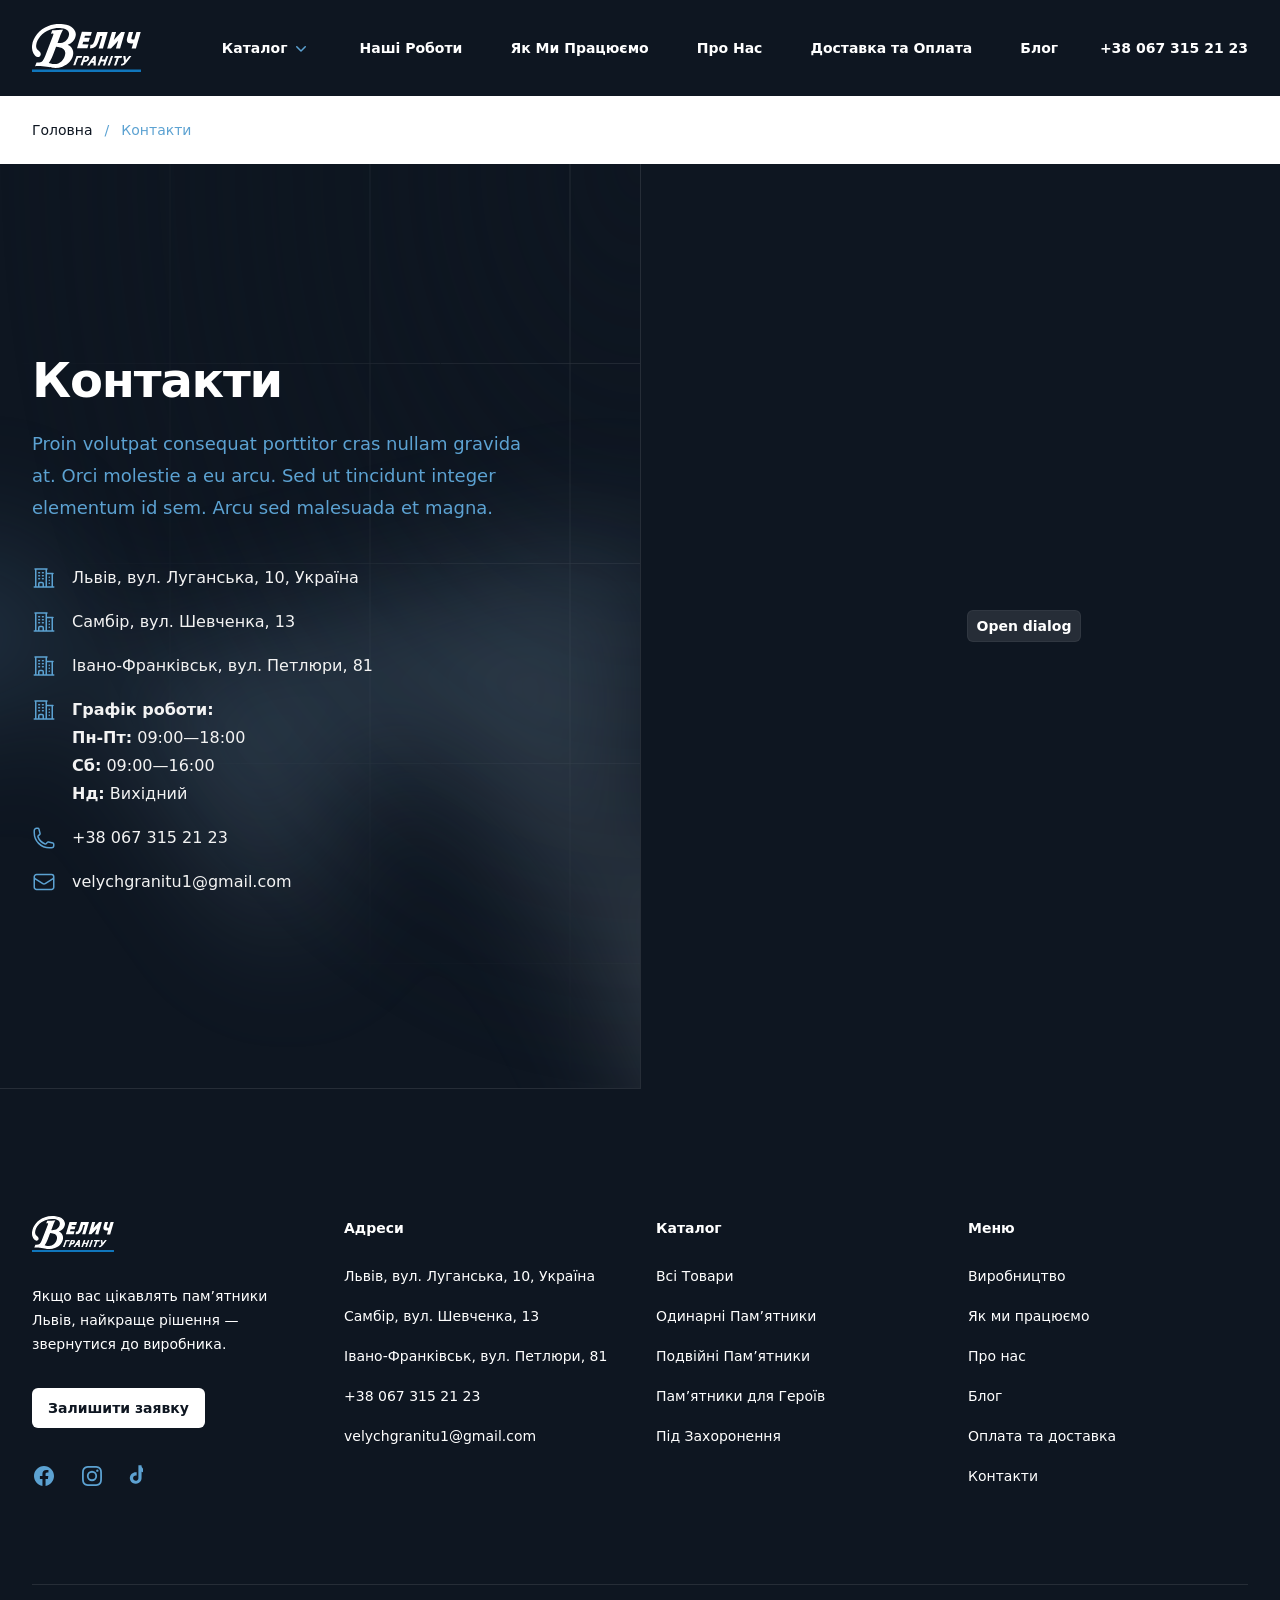
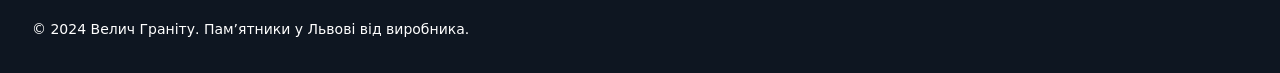
<file: contact.html>
<!doctype html>
<html lang="en">

<head>
  <meta charset="UTF-8" />
  <meta name="viewport" content="width=device-width, initial-scale=1.0" />
  <title>velych-granitu</title>
  <script type="module" crossorigin src="/assets/index-rg0_oj7I.js"></script>
  <link rel="stylesheet" crossorigin href="./assets/index-C6tXgnpi.css">
</head>

<body>
  <!-- Include this script tag or install `@tailwindplus/elements` via npm: -->
  <!-- <script src="https://cdn.jsdelivr.net/npm/@tailwindplus/elements@1" type="module"></script> -->
  <!-- Include this script tag or install `@tailwindplus/elements` via npm: -->
  <!-- <script src="https://cdn.jsdelivr.net/npm/@tailwindplus/elements@1" type="module"></script> -->
  <div class="bg-gray-900">
    <header class="bg-gray-900 index-z-0 top-0 z-50 sticky">
    <nav aria-label="Global" class="mx-auto flex max-w-7xl items-center justify-between p-6 lg:px-8">
      <div class="flex lg:flex-1">
        <a href="./index.html" class="-m-1.5 p-1.5">
          <span class="sr-only">Велич Граніту</span>
          <img src="./images/Logo_SVG_White.svg" alt="" class="h-12 w-auto" />
        </a>
      </div>
      <div class="flex lg:hidden">
        <button type="button" command="show-modal" commandfor="mobile-menu"
          class="-m-2.5 inline-flex items-center justify-center rounded-md p-2.5 text-gray-400">
          <span class="sr-only">Відкрити меню</span>
          <svg viewBox="0 0 24 24" fill="none" stroke="currentColor" stroke-width="1.5" data-slot="icon"
            aria-hidden="true" class="size-6">
            <path d="M3.75 6.75h16.5M3.75 12h16.5m-16.5 5.25h16.5" stroke-linecap="round" stroke-linejoin="round" />
          </svg>
        </button>
      </div>
      <el-popover-group class="hidden lg:flex lg:gap-x-12">
        <div class="relative">
          <button popovertarget="desktop-menu-product"
            class="flex items-center gap-x-1 text-sm/6 font-semibold text-white cursor-pointer">
            Каталог
            <svg viewBox="0 0 20 20" fill="currentColor" data-slot="icon" aria-hidden="true"
              class="size-5 flex-none text-gray-500">
              <path
                d="M5.22 8.22a.75.75 0 0 1 1.06 0L10 11.94l3.72-3.72a.75.75 0 1 1 1.06 1.06l-4.25 4.25a.75.75 0 0 1-1.06 0L5.22 9.28a.75.75 0 0 1 0-1.06Z"
                clip-rule="evenodd" fill-rule="evenodd" />
            </svg>
          </button>

          <el-popover id="desktop-menu-product" anchor="bottom" popover
            class="w-screen max-w-md overflow-hidden rounded-3xl bg-gray-800 outline-1 -outline-offset-1 outline-white/10 transition transition-discrete [--anchor-gap:--spacing(3)] backdrop:bg-transparent open:block data-closed:translate-y-1 data-closed:opacity-0 data-enter:duration-200 data-enter:ease-out data-leave:duration-150 data-leave:ease-in">
            <div class="p-4">
              <div class="group relative flex items-center gap-x-6 rounded-lg p-4 text-sm/6 hover:bg-white/5">
                <div class="flex-auto">
                  <a href="./product.html" class="block font-semibold text-white">
                    Одинарні Пам’ятники
                    <span class="absolute inset-0"></span>
                  </a>
                </div>
              </div>
              <div class="group relative flex items-center gap-x-6 rounded-lg p-4 text-sm/6 hover:bg-white/5">
                <div class="flex-auto">
                  <a href="./product.html" class="block font-semibold text-white">
                    Подвійні Пам’ятники
                    <span class="absolute inset-0"></span>
                  </a>
                </div>
              </div>
              <div class="group relative flex items-center gap-x-6 rounded-lg p-4 text-sm/6 hover:bg-white/5">
                <div class="flex-auto">
                  <a href="./product.html" class="block font-semibold text-white">
                    Пам’ятники для Героїв
                    <span class="absolute inset-0"></span>
                  </a>
                </div>
              </div>
              <div class="group relative flex items-center gap-x-6 rounded-lg p-4 text-sm/6 hover:bg-white/5">
                <div class="flex-auto">
                  <a href="./product.html" class="block font-semibold text-white">
                    Під Захоронення
                    <span class="absolute inset-0"></span>
                  </a>
                </div>
              </div>
            </div>
          </el-popover>
        </div>

        <a href="./categories.html" class="text-sm/6 font-semibold text-white">Наші Роботи</a>
        <a href="./how_we_work.html" class="text-sm/6 font-semibold text-white">Як Ми Працюємо</a>
        <a href="./about_us.html" class="text-sm/6 font-semibold text-white">Про Нас</a>
        <a href="./delivery_payment.html" class="text-sm/6 font-semibold text-white">Доставка та Оплата</a>
        <a href="./blog.html" class="text-sm/6 font-semibold text-white">Блог</a>
      </el-popover-group>
      <div class="hidden lg:flex lg:flex-1 lg:justify-end">
        <a href="tel:+38 067 315 21 23" class="text-sm/6 font-semibold text-white">+38 067 315 21 23 </a>
      </div>
    </nav>
    <el-dialog>
      <dialog id="mobile-menu" class="backdrop:bg-transparent lg:hidden">
        <div tabindex="0" class="fixed inset-0 focus:outline-none">
          <el-dialog-panel
            class="fixed inset-y-0 right-0 z-50 w-full overflow-y-auto bg-gray-900 p-6 sm:max-w-sm sm:ring-1 sm:ring-gray-100/10">
            <div class="flex items-center justify-between">
              <a href="./index.html" class="-m-1.5 p-1.5">
                <span class="sr-only">Велич Граніту</span>
                <img src="./images/Logo_SVG_White.svg" alt="" class="h-8 w-auto" />
              </a>
              <button type="button" command="close" commandfor="mobile-menu"
                class="-m-2.5 rounded-md p-2.5 text-gray-400">
                <span class="sr-only">Закрити меню</span>
                <svg viewBox="0 0 24 24" fill="none" stroke="currentColor" stroke-width="1.5" data-slot="icon"
                  aria-hidden="true" class="size-6">
                  <path d="M6 18 18 6M6 6l12 12" stroke-linecap="round" stroke-linejoin="round" />
                </svg>
              </button>
            </div>
            <div class="mt-6 flow-root">
              <div class="-my-6 divide-y divide-white/10">
                <div class="space-y-2 py-6">
                  <div class="-mx-3">
                    <button type="button" command="--toggle" commandfor="products"
                      class="flex w-full items-center justify-between rounded-lg py-2 pr-3.5 pl-3 text-base/7 font-semibold text-white hover:bg-white/5">
                      Каталог
                      <svg viewBox="0 0 20 20" fill="currentColor" data-slot="icon" aria-hidden="true"
                        class="size-5 flex-none in-aria-expanded:rotate-180">
                        <path
                          d="M5.22 8.22a.75.75 0 0 1 1.06 0L10 11.94l3.72-3.72a.75.75 0 1 1 1.06 1.06l-4.25 4.25a.75.75 0 0 1-1.06 0L5.22 9.28a.75.75 0 0 1 0-1.06Z"
                          clip-rule="evenodd" fill-rule="evenodd" />
                      </svg>
                    </button>
                    <el-disclosure id="products" hidden class="mt-2 block space-y-2">
                      <a href="./category.html"
                        class="block rounded-lg py-2 pr-3 pl-6 text-sm/7 font-semibold text-white hover:bg-white/5">Одинарні</a>
                      <a href="./category.html"
                        class="block rounded-lg py-2 pr-3 pl-6 text-sm/7 font-semibold text-white hover:bg-white/5">Подвійні</a>
                      <a href="./category.html"
                        class="block rounded-lg py-2 pr-3 pl-6 text-sm/7 font-semibold text-white hover:bg-white/5">Для
                        Героїв</a>
                      <a href="./category.html"
                        class="block rounded-lg py-2 pr-3 pl-6 text-sm/7 font-semibold text-white hover:bg-white/5">Під
                        захоронення</a>
                      <a href="./category.html"
                        class="block rounded-lg py-2 pr-3 pl-6 text-sm/7 font-semibold text-white hover:bg-white/5">Індивідуальні</a>
                      <a href="./category.html"
                        class="block rounded-lg py-2 pr-3 pl-6 text-sm/7 font-semibold text-white hover:bg-white/5">Мармурові</a>
                      <a href="./category.html"
                        class="block rounded-lg py-2 pr-3 pl-6 text-sm/7 font-semibold text-white hover:bg-white/5">Гранітні</a>
                    </el-disclosure>
                  </div>
                  <a href="./categories.html"
                    class="-mx-3 block rounded-lg px-3 py-2 text-base/7 font-semibold text-white hover:bg-white/5">Наші
                    Роботи</a>
                  <a href="./delivery_payment.html"
                    class="-mx-3 block rounded-lg px-3 py-2 text-base/7 font-semibold text-white hover:bg-white/5">Доставка
                    та Оплата</a>
                  <a href="./about_us.html"
                    class="-mx-3 block rounded-lg px-3 py-2 text-base/7 font-semibold text-white hover:bg-white/5">Про
                    Нас</a>
                </div>
                <div class="py-6">
                  <a href="./checkout.html"
                    class="-mx-3 block rounded-lg px-3 py-2.5 text-base/7 font-semibold text-white hover:bg-white/5">Замовити
                    пам’ятник</a>
                </div>
              </div>
            </div>
          </el-dialog-panel>
        </div>
      </dialog>
    </el-dialog>
  </header>

    <div class="bg-white">
      <nav aria-label="Breadcrumb" class="mx-auto max-w-7xl px-4 py-6 sm:px-6 lg:px-8">
        <ol role="list" class="flex flex-wrap items-center gap-x-3 gap-y-2 text-sm">
          <li><a href="./index.html" class="font-medium text-gray-700 transition hover:text-gray-900">Головна</a></li>
          <li class="text-gray-400">/</li>
          <li class="font-medium text-gray-500" aria-current="page">Контакти</li>
        </ol>
      </nav>
    </div>

    <div class="relative isolate bg-gray-900">
      <div class="mx-auto grid max-w-7xl grid-cols-1 lg:grid-cols-2">
        <div class="relative px-6 pt-24 pb-20 sm:pt-32 lg:static lg:px-8 lg:py-48">
          <div class="mx-auto max-w-xl lg:mx-0 lg:max-w-lg">
            <div
              class="absolute inset-y-0 left-0 -z-10 w-full overflow-hidden bg-gray-900 ring-1 ring-white/10 lg:w-1/2">
              <svg aria-hidden="true"
                class="absolute inset-0 size-full mask-[radial-gradient(100%_100%_at_top_right,white,transparent)] stroke-white/10">
                <defs>
                  <pattern id="83fd4e5a-9d52-42fc-97b6-718e5d7ee527" width="200" height="200" x="100%" y="-1"
                    patternUnits="userSpaceOnUse">
                    <path d="M130 200V.5M.5 .5H200" fill="none" />
                  </pattern>
                </defs>
                <rect width="100%" height="100%" stroke-width="0" class="fill-gray-900" />
                <svg x="100%" y="-1" class="overflow-visible fill-gray-800/20">
                  <path d="M-470.5 0h201v201h-201Z" stroke-width="0" />
                </svg>
                <rect width="100%" height="100%" fill="url(#83fd4e5a-9d52-42fc-97b6-718e5d7ee527)" stroke-width="0" />
              </svg>
              <div aria-hidden="true"
                class="absolute top-[calc(100%-13rem)] -left-56 block transform-gpu blur-3xl lg:top-[calc(50%-7rem)] lg:left-[max(-14rem,calc(100%-59rem))]">
                <div
                  style="clip-path: polygon(74.1% 56.1%, 100% 38.6%, 97.5% 73.3%, 85.5% 100%, 80.7% 98.2%, 72.5% 67.7%, 60.2% 37.8%, 52.4% 32.2%, 47.5% 41.9%, 45.2% 65.8%, 27.5% 23.5%, 0.1% 35.4%, 17.9% 0.1%, 27.6% 23.5%, 76.1% 2.6%, 74.1% 56.1%)"
                  class="aspect-1155/678 w-288.75 bg-linear-to-br from-[#5CA2D2] to-[#F3F3F3] opacity-20">
                </div>
              </div>
            </div>
            <h2 class="text-4xl font-semibold tracking-tight text-pretty text-white sm:text-5xl capitalize">Контакти</h2>
            <p class="mt-6 text-lg/8 text-gray-400">Proin volutpat consequat porttitor cras nullam gravida
              at. Orci molestie a eu arcu. Sed ut tincidunt integer elementum id sem. Arcu sed malesuada
              et magna.</p>
            <dl class="mt-10 space-y-4 text-base/7 text-gray-300">
              <div class="flex gap-x-4">
                <dt class="flex-none">
                  <span class="sr-only">Адреса</span>
                  <svg viewBox="0 0 24 24" fill="none" stroke="currentColor" stroke-width="1.5" data-slot="icon"
                    aria-hidden="true" class="h-7 w-6 text-gray-400">
                    <path
                      d="M2.25 21h19.5m-18-18v18m10.5-18v18m6-13.5V21M6.75 6.75h.75m-.75 3h.75m-.75 3h.75m3-6h.75m-.75 3h.75m-.75 3h.75M6.75 21v-3.375c0-.621.504-1.125 1.125-1.125h2.25c.621 0 1.125.504 1.125 1.125V21M3 3h12m-.75 4.5H21m-3.75 3.75h.008v.008h-.008v-.008Zm0 3h.008v.008h-.008v-.008Zm0 3h.008v.008h-.008v-.008Z"
                      stroke-linecap="round" stroke-linejoin="round" />
                  </svg>
                </dt>
                <dd>Львів, вул. Луганська, 10, Україна</dd>
              </div>
              <div class="flex gap-x-4">
                <dt class="flex-none">
                  <span class="sr-only">Адреса</span>
                  <svg viewBox="0 0 24 24" fill="none" stroke="currentColor" stroke-width="1.5" data-slot="icon"
                    aria-hidden="true" class="h-7 w-6 text-gray-400">
                    <path
                      d="M2.25 21h19.5m-18-18v18m10.5-18v18m6-13.5V21M6.75 6.75h.75m-.75 3h.75m-.75 3h.75m3-6h.75m-.75 3h.75m-.75 3h.75M6.75 21v-3.375c0-.621.504-1.125 1.125-1.125h2.25c.621 0 1.125.504 1.125 1.125V21M3 3h12m-.75 4.5H21m-3.75 3.75h.008v.008h-.008v-.008Zm0 3h.008v.008h-.008v-.008Zm0 3h.008v.008h-.008v-.008Z"
                      stroke-linecap="round" stroke-linejoin="round" />
                  </svg>
                </dt>
                <dd>Самбір, вул. Шевченка, 13</dd>
              </div>
              <div class="flex gap-x-4">
                <dt class="flex-none">
                  <span class="sr-only">Адреса</span>
                  <svg viewBox="0 0 24 24" fill="none" stroke="currentColor" stroke-width="1.5" data-slot="icon"
                    aria-hidden="true" class="h-7 w-6 text-gray-400">
                    <path
                      d="M2.25 21h19.5m-18-18v18m10.5-18v18m6-13.5V21M6.75 6.75h.75m-.75 3h.75m-.75 3h.75m3-6h.75m-.75 3h.75m-.75 3h.75M6.75 21v-3.375c0-.621.504-1.125 1.125-1.125h2.25c.621 0 1.125.504 1.125 1.125V21M3 3h12m-.75 4.5H21m-3.75 3.75h.008v.008h-.008v-.008Zm0 3h.008v.008h-.008v-.008Zm0 3h.008v.008h-.008v-.008Z"
                      stroke-linecap="round" stroke-linejoin="round" />
                  </svg>
                </dt>
                <dd>Івано-Франківськ, вул. Петлюри, 81</dd>
              </div>
              <div class="flex gap-x-4">
                <dt class="flex-none">
                  <span class="sr-only">Адреса</span>
                  <svg viewBox="0 0 24 24" fill="none" stroke="currentColor" stroke-width="1.5" data-slot="icon"
                    aria-hidden="true" class="h-7 w-6 text-gray-400">
                    <path
                      d="M2.25 21h19.5m-18-18v18m10.5-18v18m6-13.5V21M6.75 6.75h.75m-.75 3h.75m-.75 3h.75m3-6h.75m-.75 3h.75m-.75 3h.75M6.75 21v-3.375c0-.621.504-1.125 1.125-1.125h2.25c.621 0 1.125.504 1.125 1.125V21M3 3h12m-.75 4.5H21m-3.75 3.75h.008v.008h-.008v-.008Zm0 3h.008v.008h-.008v-.008Zm0 3h.008v.008h-.008v-.008Z"
                      stroke-linecap="round" stroke-linejoin="round" />
                  </svg>
                </dt>
                <p><b>Графік роботи:</b><br>
                  <b>Пн-Пт:</b> 09:00—18:00<br>
                  <b>Сб:</b> 09:00—16:00<br>
                  <b>Нд:</b> Вихідний
                </p>
              </div>
              <div class="flex gap-x-4">
                <dt class="flex-none">
                  <span class="sr-only">Telephone</span>
                  <svg viewBox="0 0 24 24" fill="none" stroke="currentColor" stroke-width="1.5" data-slot="icon"
                    aria-hidden="true" class="h-7 w-6 text-gray-400">
                    <path
                      d="M2.25 6.75c0 8.284 6.716 15 15 15h2.25a2.25 2.25 0 0 0 2.25-2.25v-1.372c0-.516-.351-.966-.852-1.091l-4.423-1.106c-.44-.11-.902.055-1.173.417l-.97 1.293c-.282.376-.769.542-1.21.38a12.035 12.035 0 0 1-7.143-7.143c-.162-.441.004-.928.38-1.21l1.293-.97c.363-.271.527-.734.417-1.173L6.963 3.102a1.125 1.125 0 0 0-1.091-.852H4.5A2.25 2.25 0 0 0 2.25 4.5v2.25Z"
                      stroke-linecap="round" stroke-linejoin="round" />
                  </svg>
                </dt>
                <dd><a href="tel:+380673152123" class="hover:text-white">+38 067 315 21 23</a></dd>
              </div>
              <div class="flex gap-x-4">
                <dt class="flex-none">
                  <span class="sr-only">Email</span>
                  <svg viewBox="0 0 24 24" fill="none" stroke="currentColor" stroke-width="1.5" data-slot="icon"
                    aria-hidden="true" class="h-7 w-6 text-gray-400">
                    <path
                      d="M21.75 6.75v10.5a2.25 2.25 0 0 1-2.25 2.25h-15a2.25 2.25 0 0 1-2.25-2.25V6.75m19.5 0A2.25 2.25 0 0 0 19.5 4.5h-15a2.25 2.25 0 0 0-2.25 2.25m19.5 0v.243a2.25 2.25 0 0 1-1.07 1.916l-7.5 4.615a2.25 2.25 0 0 1-2.36 0L3.32 8.91a2.25 2.25 0 0 1-1.07-1.916V6.75"
                      stroke-linecap="round" stroke-linejoin="round" />
                  </svg>
                </dt>
                <dd><a href="mailto:velychgranitu1@gmail.com" class="hover:text-white">velychgranitu1@gmail.com</a>
                </dd>
              </div>
            </dl>
          </div>
        </div>
        <!-- <form action="#" method="POST" class="px-6 pt-20 pb-24 sm:pb-32 lg:px-8 lg:py-48">
                    <div class="mx-auto max-w-xl lg:mr-0 lg:max-w-lg">
                        <div class="grid grid-cols-1 gap-x-8 gap-y-6 sm:grid-cols-2">
                            <div>
                                <label for="first-name" class="block text-sm/6 font-semibold text-white">First
                                    name</label>
                                <div class="mt-2.5">
                                    <input id="first-name" type="text" name="first-name" autocomplete="given-name"
                                        class="block w-full rounded-md bg-white/5 px-3.5 py-2 text-base text-white outline-1 -outline-offset-1 outline-white/10 placeholder:text-gray-500 focus:outline-2 focus:-outline-offset-2 focus:outline-indigo-500" />
                                </div>
                            </div>
                            <div>
                                <label for="last-name" class="block text-sm/6 font-semibold text-white">Last
                                    name</label>
                                <div class="mt-2.5">
                                    <input id="last-name" type="text" name="last-name" autocomplete="family-name"
                                        class="block w-full rounded-md bg-white/5 px-3.5 py-2 text-base text-white outline-1 -outline-offset-1 outline-white/10 placeholder:text-gray-500 focus:outline-2 focus:-outline-offset-2 focus:outline-indigo-500" />
                                </div>
                            </div>
                            <div class="sm:col-span-2">
                                <label for="email" class="block text-sm/6 font-semibold text-white">Email</label>
                                <div class="mt-2.5">
                                    <input id="email" type="email" name="email" autocomplete="email"
                                        class="block w-full rounded-md bg-white/5 px-3.5 py-2 text-base text-white outline-1 -outline-offset-1 outline-white/10 placeholder:text-gray-500 focus:outline-2 focus:-outline-offset-2 focus:outline-indigo-500" />
                                </div>
                            </div>
                            <div class="sm:col-span-2">
                                <label for="phone-number" class="block text-sm/6 font-semibold text-white">Phone
                                    number</label>
                                <div class="mt-2.5">
                                    <input id="phone-number" type="tel" name="phone-number" autocomplete="tel"
                                        class="block w-full rounded-md bg-white/5 px-3.5 py-2 text-base text-white outline-1 -outline-offset-1 outline-white/10 placeholder:text-gray-500 focus:outline-2 focus:-outline-offset-2 focus:outline-indigo-500" />
                                </div>
                            </div>
                            <div class="sm:col-span-2">
                                <label for="message" class="block text-sm/6 font-semibold text-white">Message</label>
                                <div class="mt-2.5">
                                    <textarea id="message" name="message" rows="4"
                                        class="block w-full rounded-md bg-white/5 px-3.5 py-2 text-base text-white outline-1 -outline-offset-1 outline-white/10 placeholder:text-gray-500 focus:outline-2 focus:-outline-offset-2 focus:outline-indigo-500"></textarea>
                                </div>
                            </div>
                        </div>
                        <div class="mt-8 flex justify-end">
                            <button type="submit"
                                class="rounded-md bg-indigo-500 px-3.5 py-2.5 text-center text-sm font-semibold text-white shadow-xs hover:bg-indigo-400 focus-visible:outline-2 focus-visible:outline-offset-2 focus-visible:outline-indigo-500">Send
                                message</button>
                        </div>
                    </div>
                </form> -->
        <div class="mx-auto max-w-xl lg:mr-0 lg:max-w-lg w-full flex justify-center items-center">
          <!-- Include this script tag or install `@tailwindplus/elements` via npm: -->
          <!-- <script src="https://cdn.jsdelivr.net/npm/@tailwindplus/elements@1" type="module"></script> -->
          <button command="show-modal" commandfor="dialog"
            class="rounded-md bg-white/10 px-2.5 py-1.5 text-sm font-semibold text-white inset-ring inset-ring-white/5 hover:bg-white/20">Open
            dialog</button>
          <el-dialog>
            <dialog id="dialog" aria-labelledby="dialog-title"
              class="fixed inset-0 size-auto max-h-none max-w-none overflow-y-auto bg-transparent backdrop:bg-transparent">
              <el-dialog-backdrop
                class="fixed inset-0 bg-gray-900/50 transition-opacity data-closed:opacity-0 data-enter:duration-300 data-enter:ease-out data-leave:duration-200 data-leave:ease-in"></el-dialog-backdrop>

              <div tabindex="0"
                class="flex min-h-full items-end justify-center p-4 text-center focus:outline-none sm:items-center sm:p-0">
                <el-dialog-panel
                  class="relative transform overflow-hidden rounded-lg bg-gray-800 px-4 pt-5 pb-4 text-left shadow-xl outline -outline-offset-1 outline-white/10 transition-all data-closed:translate-y-4 data-closed:opacity-0 data-enter:duration-300 data-enter:ease-out data-leave:duration-200 data-leave:ease-in sm:my-8 sm:w-full sm:max-w-full md:max-w-lg lg:max-w-2xl sm:p-4 data-closed:sm:translate-y-0 data-closed:sm:scale-95">

                  <div class="isolate bg-gray-900 px-6 py-2 sm:py-5 lg:px-8">
                    <div aria-hidden="true"
                      class="absolute inset-x-0 -top-40 -z-10 transform-gpu overflow-hidden blur-3xl sm:-top-80">
                      <div
                        style="clip-path: polygon(74.1% 44.1%, 100% 61.6%, 97.5% 26.9%, 85.5% 0.1%, 80.7% 2%, 72.5% 32.5%, 60.2% 62.4%, 52.4% 68.1%, 47.5% 58.3%, 45.2% 34.5%, 27.5% 76.7%, 0.1% 64.9%, 17.9% 100%, 27.6% 76.8%, 76.1% 97.7%, 74.1% 44.1%)"
                        class="relative left-1/2 -z-10 aspect-1155/678 w-144.5 max-w-none -translate-x-1/2 rotate-30 bg-linear-to-tr from-[#5CA2D2] to-[#F3F3F3] opacity-20 sm:left-[calc(50%-40rem)] sm:w-288.75">
                      </div>
                    </div>
                    <div class="mx-auto max-w-2xl text-center">
                      <h2 class="text-2xl font-semibold tracking-tight text-balance text-white sm:text-4xl capitalize">Щоб отримати
                        консультацію, заповніть поля нижче</h2>
                    </div>
                    <form action="#" method="POST" class="mx-auto mt-4 max-w-xl">
                      <div class="grid grid-cols-1 gap-x-8 gap-y-6 sm:grid-cols-2">
                        <div>
                          <label for="first-name" class="block text-sm/6 font-semibold text-white">Ім’я</label>
                          <div class="mt-2.5">
                            <input id="first-name" type="text" name="first-name" autocomplete="given-name"
                              class="block w-full rounded-md bg-white/5 px-3.5 py-2 text-base text-white outline-1 -outline-offset-1 outline-white/10 placeholder:text-gray-500 focus:outline-2 focus:-outline-offset-2 focus:outline-indigo-500" />
                          </div>
                        </div>

                        <div class="sm:col-span-2">
                          <label for="phone-number" class="block text-sm/6 font-semibold text-white">Номер
                            телефону*</label>
                          <div class="mt-2.5">
                            <div
                              class="flex rounded-md bg-white/5 outline-1 -outline-offset-1 outline-white/10 has-[input:focus-within]:outline-2 has-[input:focus-within]:-outline-offset-2 has-[input:focus-within]:outline-indigo-500">
                              <div class="grid shrink-0 grid-cols-1 focus-within:relative">
                                <select id="country" name="country" autocomplete="country" aria-label="Country"
                                  class="col-start-1 row-start-1 w-full appearance-none rounded-md bg-transparent py-2 pr-7 pl-3.5 text-base text-gray-400 placeholder:text-gray-500 focus:outline-2 focus:-outline-offset-2 focus:outline-indigo-500 sm:text-sm/6">
                                  <option>US</option>
                                  <option>CA</option>
                                  <option>EU</option>
                                </select>
                                <svg viewBox="0 0 16 16" fill="currentColor" data-slot="icon" aria-hidden="true"
                                  class="pointer-events-none col-start-1 row-start-1 mr-2 size-5 self-center justify-self-end text-gray-400 sm:size-4">
                                  <path
                                    d="M4.22 6.22a.75.75 0 0 1 1.06 0L8 8.94l2.72-2.72a.75.75 0 1 1 1.06 1.06l-3.25 3.25a.75.75 0 0 1-1.06 0L4.22 7.28a.75.75 0 0 1 0-1.06Z"
                                    clip-rule="evenodd" fill-rule="evenodd" />
                                </svg>
                              </div>
                              <input id="phone-number" type="text" name="phone-number" placeholder="123-456-7890"
                                class="block min-w-0 grow bg-transparent py-1.5 pr-3 pl-1 text-base text-white placeholder:text-gray-500 focus:outline-none sm:text-sm/6" />
                            </div>
                          </div>
                        </div>

                        <div class="sm:col-span-2">
                          <label for="email" class="block text-sm/6 font-semibold text-white">Email</label>
                          <div class="mt-2.5">
                            <input id="email" type="email" name="email" autocomplete="email"
                              class="block w-full rounded-md bg-white/5 px-3.5 py-2 text-base text-white outline-1 -outline-offset-1 outline-white/10 placeholder:text-gray-500 focus:outline-2 focus:-outline-offset-2 focus:outline-indigo-500" />
                          </div>
                        </div>
                        <div class="sm:col-span-2">
                          <label for="message" class="block text-sm/6 font-semibold text-white">Message</label>
                          <div class="mt-2.5">
                            <textarea id="message" name="message" rows="3"
                              class="block w-full rounded-md bg-white/5 px-3.5 py-2 text-base text-white outline-1 -outline-offset-1 outline-white/10 placeholder:text-gray-500 focus:outline-2 focus:-outline-offset-2 focus:outline-indigo-500"></textarea>
                          </div>
                        </div>
                        <div class="flex gap-x-4 sm:col-span-2">
                          <div class="flex h-6 items-center">
                            <div
                              class="group relative inline-flex w-8 shrink-0 rounded-full bg-white/5 p-px inset-ring inset-ring-white/10 outline-offset-2 outline-indigo-500 transition-colors duration-200 ease-in-out has-checked:bg-indigo-500 has-focus-visible:outline-2">
                              <span
                                class="size-4 rounded-full bg-white shadow-xs ring-1 ring-gray-900/5 transition-transform duration-200 ease-in-out group-has-checked:translate-x-3.5"></span>
                              <input id="agree-to-policies" type="checkbox" name="agree-to-policies"
                                aria-label="Agree to policies"
                                class="absolute inset-0 size-full appearance-none focus:outline-hidden" />
                            </div>
                          </div>
                          <label for="agree-to-policies" class="text-sm/6 text-white">
                            By selecting this, you agree to our
                            <a href="#" class="font-semibold whitespace-nowrap text-indigo-400">privacy policy</a>.
                          </label>
                        </div>
                      </div>
                      <div class="mt-10">
                        <button type="submit"
                          class="block w-full rounded-md bg-indigo-500 px-3.5 py-2.5 text-center text-sm font-semibold text-white shadow-xs hover:bg-indigo-400 focus-visible:outline-2 focus-visible:outline-offset-2 focus-visible:outline-indigo-500">Let's
                          talk</button>
                      </div>
                    </form>
                  </div>
                </el-dialog-panel>
              </div>
            </dialog>
          </el-dialog>

        </div>
      </div>
    </div>




    <footer class="bg-gray-900">
    <div class="mx-auto max-w-7xl px-6 pt-16 pb-8 sm:pt-24 lg:px-8 lg:pt-32">
      <div class="xl:grid xl:grid-cols-4 xl:gap-8">
        <div class="space-y-8">
          <img src="./images/Logo_SVG_White.svg" alt="Велич Граніту" class="h-9" />
          <p class="text-sm/6 text-balance text-white">Якщо вас цікавлять пам’ятники Львів, найкраще рішення —
            звернутися до виробника.</p>
          <a href="./checkout.html"
            class="inline-flex rounded-md bg-white px-4 py-2.5 text-sm font-semibold text-gray-900 transition hover:bg-gray-100">Залишити
            заявку</a>
          <div class="flex gap-x-6">
            <a href="https://www.facebook.com/velych.granitu.lviv/" target="_blank" class="text-gray-400 hover:text-gray-300 mt-1">
              <span class="sr-only">Facebook</span>
              <svg viewBox="0 0 24 24" fill="currentColor" aria-hidden="true" class="size-6">
                <path
                  d="M22 12c0-5.523-4.477-10-10-10S2 6.477 2 12c0 4.991 3.657 9.128 8.438 9.878v-6.987h-2.54V12h2.54V9.797c0-2.506 1.492-3.89 3.777-3.89 1.094 0 2.238.195 2.238.195v2.46h-1.26c-1.243 0-1.63.771-1.63 1.562V12h2.773l-.443 2.89h-2.33v6.988C18.343 21.128 22 16.991 22 12z"
                  clip-rule="evenodd" fill-rule="evenodd"></path>
              </svg>
            </a>
            <a href="https://www.instagram.com/p/DJ9K5xAoqUf/" target="_blank" class="text-gray-400 hover:text-gray-300 mt-1">
              <span class="sr-only">Instagram</span>
              <svg viewBox="0 0 24 24" fill="currentColor" aria-hidden="true" class="size-6">
                <path
                  d="M12.315 2c2.43 0 2.784.013 3.808.06 1.064.049 1.791.218 2.427.465a4.902 4.902 0 011.772 1.153 4.902 4.902 0 011.153 1.772c.247.636.416 1.363.465 2.427.048 1.067.06 1.407.06 4.123v.08c0 2.643-.012 2.987-.06 4.043-.049 1.064-.218 1.791-.465 2.427a4.902 4.902 0 01-1.153 1.772 4.902 4.902 0 01-1.772 1.153c-.636.247-1.363.416-2.427.465-1.067.048-1.407.06-4.123.06h-.08c-2.643 0-2.987-.012-4.043-.06-1.064-.049-1.791-.218-2.427-.465a4.902 4.902 0 01-1.772-1.153 4.902 4.902 0 01-1.153-1.772c-.247-.636-.416-1.363-.465-2.427-.047-1.024-.06-1.379-.06-3.808v-.63c0-2.43.013-2.784.06-3.808.049-1.064.218-1.791.465-2.427a4.902 4.902 0 011.153-1.772A4.902 4.902 0 015.45 2.525c.636-.247 1.363-.416 2.427-.465C8.901 2.013 9.256 2 11.685 2h.63zm-.081 1.802h-.468c-2.456 0-2.784.011-3.807.058-.975.045-1.504.207-1.857.344-.467.182-.8.398-1.15.748-.35.35-.566.683-.748 1.15-.137.353-.3.882-.344 1.857-.047 1.023-.058 1.351-.058 3.807v.468c0 2.456.011 2.784.058 3.807.045.975.207 1.504.344 1.857.182.466.399.8.748 1.15.35.35.683.566 1.15.748.353.137.882.3 1.857.344 1.054.048 1.37.058 4.041.058h.08c2.597 0 2.917-.01 3.96-.058.976-.045 1.505-.207 1.858-.344.466-.182.8-.398 1.15-.748.35-.35.566-.683.748-1.15.137-.353.3-.882.344-1.857.048-1.055.058-1.37.058-4.041v-.08c0-2.597-.01-2.917-.058-3.96-.045-.976-.207-1.505-.344-1.858a3.097 3.097 0 00-.748-1.15 3.098 3.098 0 00-1.15-.748c-.353-.137-.882-.3-1.857-.344-1.023-.047-1.351-.058-3.807-.058zM12 6.865a5.135 5.135 0 110 10.27 5.135 5.135 0 010-10.27zm0 1.802a3.333 3.333 0 100 6.666 3.333 3.333 0 000-6.666zm5.338-3.205a1.2 1.2 0 110 2.4 1.2 1.2 0 010-2.4z"
                  clip-rule="evenodd" fill-rule="evenodd"></path>
              </svg>
            </a>
            <a href="https://www.tiktok.com/@velych_granitu" target="_blank" class="text-gray-400 hover:text-gray-300">
              <span class="sr-only">TikTok</span>
              <svg xmlns="http://www.w3.org/2000/svg" fill="#000000" width="15" height="24" viewBox="0 0 24 24"
                version="1.1">
                <title>tiktok</title>
                <path style="fill: #5da2d2;"
                  d="M16.656 1.029c1.637-0.025 3.262-0.012 4.886-0.025 0.054 2.031 0.878 3.859 2.189 5.213l-0.002-0.002c1.411 1.271 3.247 2.095 5.271 2.235l0.028 0.002v5.036c-1.912-0.048-3.71-0.489-5.331-1.247l0.082 0.034c-0.784-0.377-1.447-0.764-2.077-1.196l0.052 0.034c-0.012 3.649 0.012 7.298-0.025 10.934-0.103 1.853-0.719 3.543-1.707 4.954l0.020-0.031c-1.652 2.366-4.328 3.919-7.371 4.011l-0.014 0c-0.123 0.006-0.268 0.009-0.414 0.009-1.73 0-3.347-0.482-4.725-1.319l0.040 0.023c-2.508-1.509-4.238-4.091-4.558-7.094l-0.004-0.041c-0.025-0.625-0.037-1.25-0.012-1.862 0.49-4.779 4.494-8.476 9.361-8.476 0.547 0 1.083 0.047 1.604 0.136l-0.056-0.008c0.025 1.849-0.050 3.699-0.050 5.548-0.423-0.153-0.911-0.242-1.42-0.242-1.868 0-3.457 1.194-4.045 2.861l-0.009 0.030c-0.133 0.427-0.21 0.918-0.21 1.426 0 0.206 0.013 0.41 0.037 0.61l-0.002-0.024c0.332 2.046 2.086 3.59 4.201 3.59 0.061 0 0.121-0.001 0.181-0.004l-0.009 0c1.463-0.044 2.733-0.831 3.451-1.994l0.010-0.018c0.267-0.372 0.45-0.822 0.511-1.311l0.001-0.014c0.125-2.237 0.075-4.461 0.087-6.698 0.012-5.036-0.012-10.060 0.025-15.083z">
                </path>
                <script xmlns=""></script>
              </svg>
            </a>
          </div>
        </div>
        <div class="mt-16 xl:col-span-3 xl:mt-0">
          <div class="grid grid-cols-1 gap-8 sm:grid-cols-2 lg:grid-cols-3">
            <div>
              <h3 class="text-sm/6 font-semibold text-white">Адреси</h3>
              <ul role="list" class="mt-6 space-y-4">
                <li>
                  <span class="text-sm/6 text-white">Львів, вул. Луганська, 10, Україна
                  </span>
                </li>
                <li>
                  <span class="text-sm/6 text-white">Самбір, вул. Шевченка, 13</span>
                </li>
                <li>
                  <span class="text-sm/6 text-white">Івано-Франківськ, вул. Петлюри, 81</span>
                </li>
                <li>
                  <a href="tel:+38 067 315 21 23" class="text-sm/6 text-white">+38 067 315 21 23</a>
                </li>
                <li>
                  <a href="mailto:velychgranitu1@gmail.com" class="text-sm/6 text-white">velychgranitu1@gmail.com</a>
                </li>
              </ul>
            </div>
            <div>
              <h3 class="text-sm/6 font-semibold text-white">Каталог</h3>
              <ul role="list" class="mt-6 space-y-4">
                <li>
                  <a href="./category.html" class="text-sm/6 text-white hover:text-gray-300">Всі Товари</a>
                </li>
                <li>
                  <a href="./product.html" class="text-sm/6 text-white hover:text-gray-300">Одинарні Пам’ятники</a>
                </li>
                <li>
                  <a href="./category.html#Подвійні" class="text-sm/6 text-white hover:text-gray-300">Подвійні Пам’ятники</a>
                </li>
                <li>
                  <a href="./category.html#heroes" class="text-sm/6 text-white hover:text-gray-300">Пам’ятники для Героїв</a>
                </li>
                <li>
                  <a href="./category.html#burial" class="text-sm/6 text-white hover:text-gray-300">Під Захоронення</a>
                </li>
              </ul>
            </div>
            <div>
              <h3 class="text-sm/6 font-semibold text-white">Меню</h3>
              <ul role="list" class="mt-6 space-y-4">
                <li>
                  <a href="./production.html" class="text-sm/6 text-white hover:text-gray-300">Виробництво</a>
                </li>
                <li>
                  <a href="./how_we_work.html" class="text-sm/6 text-white hover:text-gray-300">Як ми працюємо</a>
                </li>
                <li>
                  <a href="./about_us.html" class="text-sm/6 text-white hover:text-gray-300">Про нас</a>
                </li>
                <li>
                  <a href="./blog.html" class="text-sm/6 text-white hover:text-gray-300">Блог</a>
                </li>
                <li>
                  <a href="./delivery_payment.html" class="text-sm/6 text-white hover:text-gray-300">Оплата та
                    доставка</a>
                </li>
                <li>
                  <a href="./contact.html" class="text-sm/6 text-white hover:text-gray-300">Контакти</a>
                </li>
              </ul>
            </div>
          </div>
        </div>
      </div>
      <div class="mt-16 border-t border-white/10 pt-8 sm:mt-20 lg:mt-24">
        <p class="text-sm/6 text-white">&copy; 2024 Велич Граніту. Пам’ятники у Львові від виробника.</p>
      </div>
    </div>
  </footer>
</body>

</html>
</file>
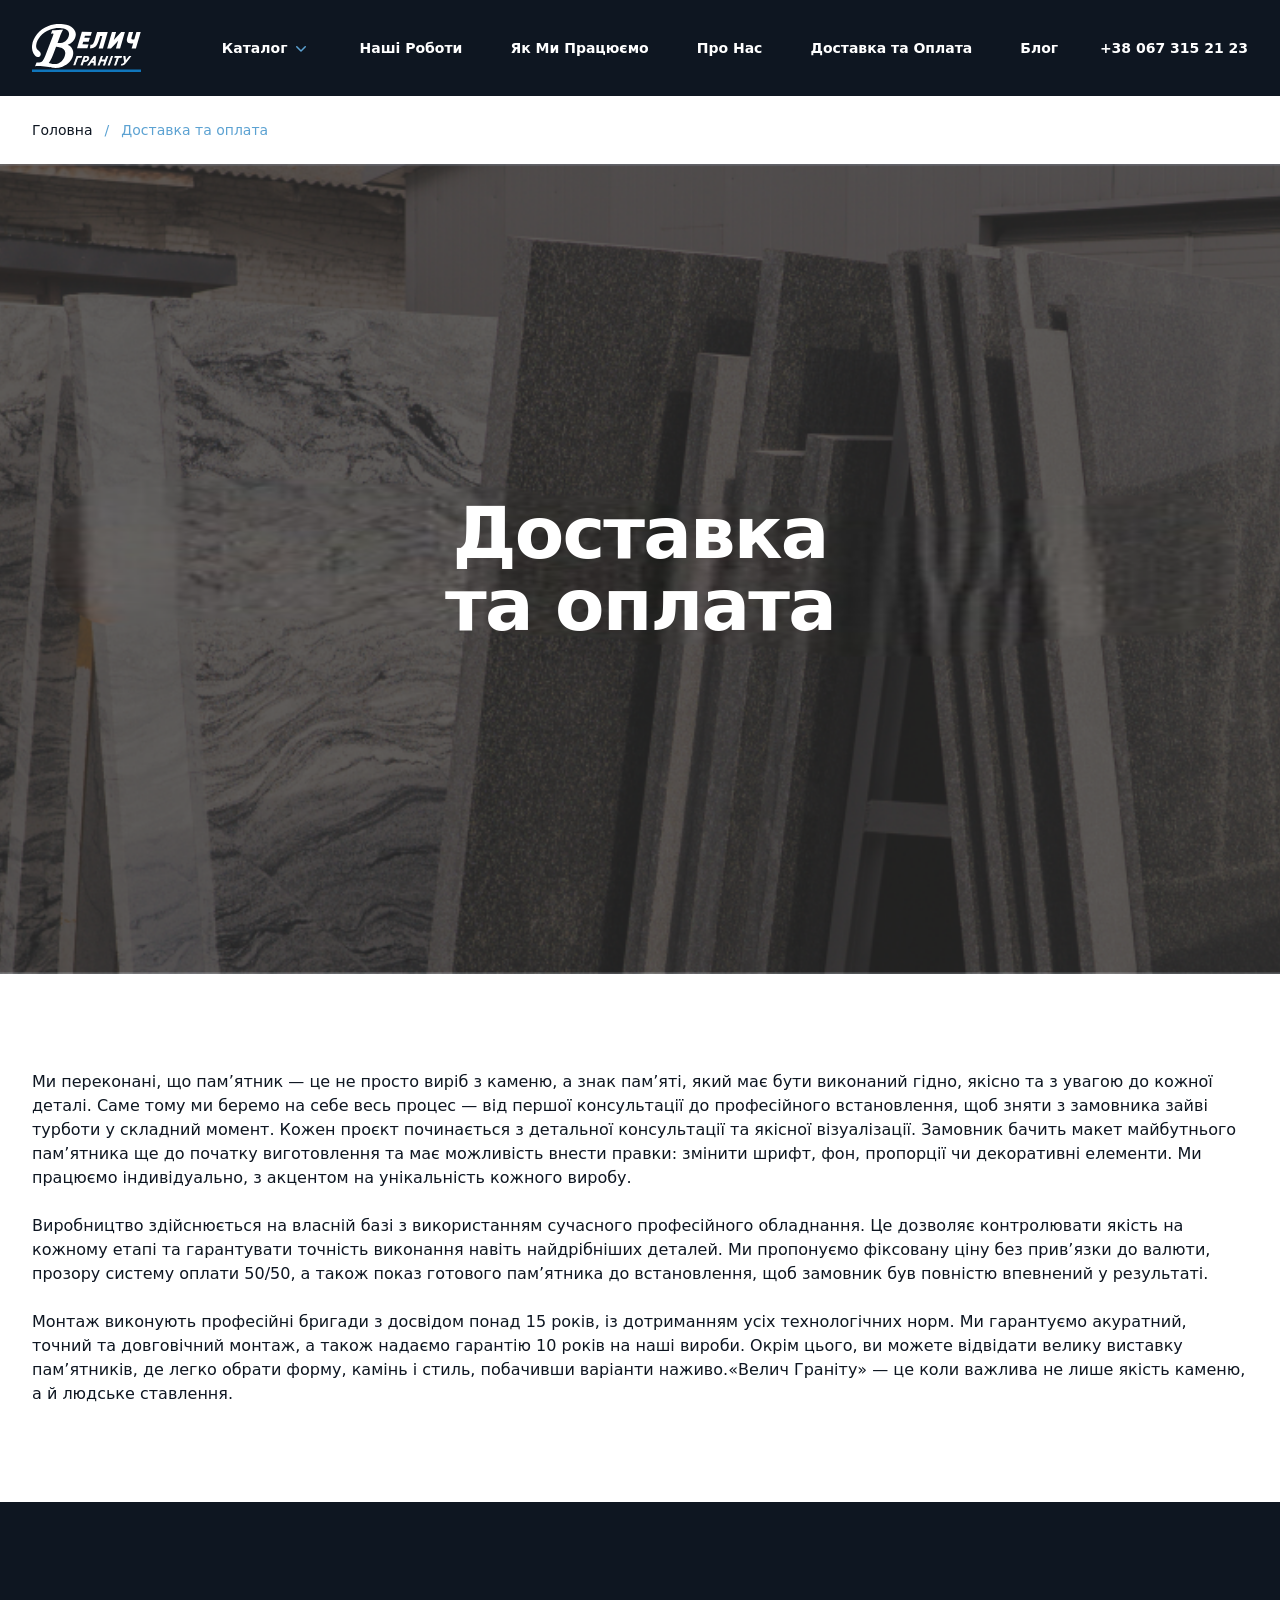
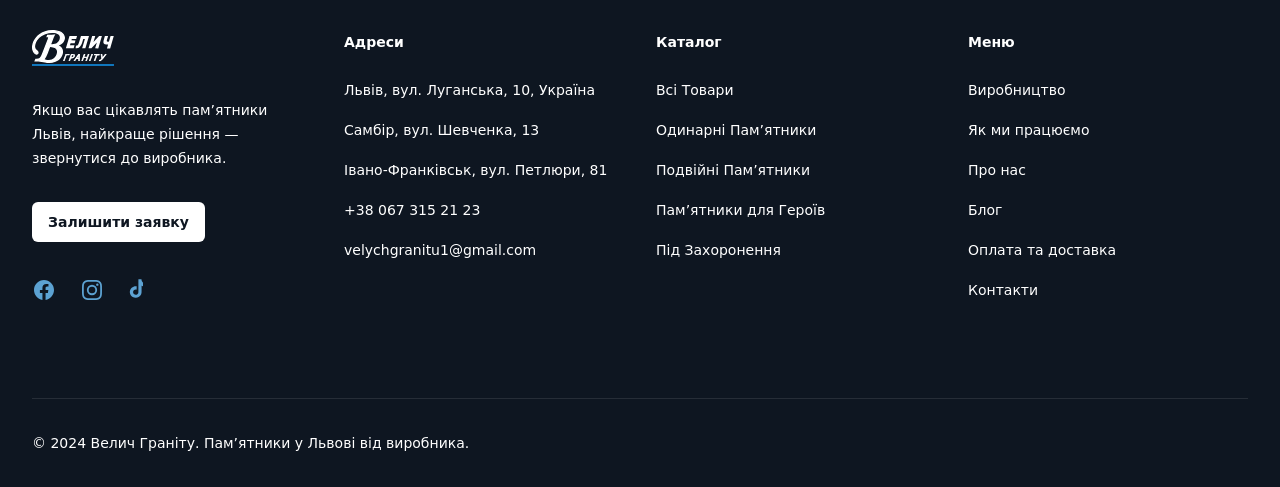
<file: delivery_payment.html>
<!doctype html>
<html lang="en">

<head>
    <meta charset="UTF-8" />
    <meta name="viewport" content="width=device-width, initial-scale=1.0" />
    <title>velych-granitu</title>
  <script type="module" crossorigin src="/assets/index-rg0_oj7I.js"></script>
  <link rel="stylesheet" crossorigin href="./assets/index-C6tXgnpi.css">
</head>

<body>
    <!-- Include this script tag or install `@tailwindplus/elements` via npm: -->
    <!-- <script src="https://cdn.jsdelivr.net/npm/@tailwindplus/elements@1" type="module"></script> -->
    <!-- Include this script tag or install `@tailwindplus/elements` via npm: -->
    <!-- <script src="https://cdn.jsdelivr.net/npm/@tailwindplus/elements@1" type="module"></script> -->
    <div class="bg-gray-900">
        <!-- Include this script tag or install `@tailwindplus/elements` via npm: -->
        <!-- <script src="https://cdn.jsdelivr.net/npm/@tailwindplus/elements@1" type="module"></script> -->
        <div class="bg-gray-900">
            <header class="bg-gray-900 index-z-0 top-0 z-50 sticky">
    <nav aria-label="Global" class="mx-auto flex max-w-7xl items-center justify-between p-6 lg:px-8">
      <div class="flex lg:flex-1">
        <a href="./index.html" class="-m-1.5 p-1.5">
          <span class="sr-only">Велич Граніту</span>
          <img src="./images/Logo_SVG_White.svg" alt="" class="h-12 w-auto" />
        </a>
      </div>
      <div class="flex lg:hidden">
        <button type="button" command="show-modal" commandfor="mobile-menu"
          class="-m-2.5 inline-flex items-center justify-center rounded-md p-2.5 text-gray-400">
          <span class="sr-only">Відкрити меню</span>
          <svg viewBox="0 0 24 24" fill="none" stroke="currentColor" stroke-width="1.5" data-slot="icon"
            aria-hidden="true" class="size-6">
            <path d="M3.75 6.75h16.5M3.75 12h16.5m-16.5 5.25h16.5" stroke-linecap="round" stroke-linejoin="round" />
          </svg>
        </button>
      </div>
      <el-popover-group class="hidden lg:flex lg:gap-x-12">
        <div class="relative">
          <button popovertarget="desktop-menu-product"
            class="flex items-center gap-x-1 text-sm/6 font-semibold text-white cursor-pointer">
            Каталог
            <svg viewBox="0 0 20 20" fill="currentColor" data-slot="icon" aria-hidden="true"
              class="size-5 flex-none text-gray-500">
              <path
                d="M5.22 8.22a.75.75 0 0 1 1.06 0L10 11.94l3.72-3.72a.75.75 0 1 1 1.06 1.06l-4.25 4.25a.75.75 0 0 1-1.06 0L5.22 9.28a.75.75 0 0 1 0-1.06Z"
                clip-rule="evenodd" fill-rule="evenodd" />
            </svg>
          </button>

          <el-popover id="desktop-menu-product" anchor="bottom" popover
            class="w-screen max-w-md overflow-hidden rounded-3xl bg-gray-800 outline-1 -outline-offset-1 outline-white/10 transition transition-discrete [--anchor-gap:--spacing(3)] backdrop:bg-transparent open:block data-closed:translate-y-1 data-closed:opacity-0 data-enter:duration-200 data-enter:ease-out data-leave:duration-150 data-leave:ease-in">
            <div class="p-4">
              <div class="group relative flex items-center gap-x-6 rounded-lg p-4 text-sm/6 hover:bg-white/5">
                <div class="flex-auto">
                  <a href="./product.html" class="block font-semibold text-white">
                    Одинарні Пам’ятники
                    <span class="absolute inset-0"></span>
                  </a>
                </div>
              </div>
              <div class="group relative flex items-center gap-x-6 rounded-lg p-4 text-sm/6 hover:bg-white/5">
                <div class="flex-auto">
                  <a href="./product.html" class="block font-semibold text-white">
                    Подвійні Пам’ятники
                    <span class="absolute inset-0"></span>
                  </a>
                </div>
              </div>
              <div class="group relative flex items-center gap-x-6 rounded-lg p-4 text-sm/6 hover:bg-white/5">
                <div class="flex-auto">
                  <a href="./product.html" class="block font-semibold text-white">
                    Пам’ятники для Героїв
                    <span class="absolute inset-0"></span>
                  </a>
                </div>
              </div>
              <div class="group relative flex items-center gap-x-6 rounded-lg p-4 text-sm/6 hover:bg-white/5">
                <div class="flex-auto">
                  <a href="./product.html" class="block font-semibold text-white">
                    Під Захоронення
                    <span class="absolute inset-0"></span>
                  </a>
                </div>
              </div>
            </div>
          </el-popover>
        </div>

        <a href="./categories.html" class="text-sm/6 font-semibold text-white">Наші Роботи</a>
        <a href="./how_we_work.html" class="text-sm/6 font-semibold text-white">Як Ми Працюємо</a>
        <a href="./about_us.html" class="text-sm/6 font-semibold text-white">Про Нас</a>
        <a href="./delivery_payment.html" class="text-sm/6 font-semibold text-white">Доставка та Оплата</a>
        <a href="./blog.html" class="text-sm/6 font-semibold text-white">Блог</a>
      </el-popover-group>
      <div class="hidden lg:flex lg:flex-1 lg:justify-end">
        <a href="tel:+38 067 315 21 23" class="text-sm/6 font-semibold text-white">+38 067 315 21 23 </a>
      </div>
    </nav>
    <el-dialog>
      <dialog id="mobile-menu" class="backdrop:bg-transparent lg:hidden">
        <div tabindex="0" class="fixed inset-0 focus:outline-none">
          <el-dialog-panel
            class="fixed inset-y-0 right-0 z-50 w-full overflow-y-auto bg-gray-900 p-6 sm:max-w-sm sm:ring-1 sm:ring-gray-100/10">
            <div class="flex items-center justify-between">
              <a href="./index.html" class="-m-1.5 p-1.5">
                <span class="sr-only">Велич Граніту</span>
                <img src="./images/Logo_SVG_White.svg" alt="" class="h-8 w-auto" />
              </a>
              <button type="button" command="close" commandfor="mobile-menu"
                class="-m-2.5 rounded-md p-2.5 text-gray-400">
                <span class="sr-only">Закрити меню</span>
                <svg viewBox="0 0 24 24" fill="none" stroke="currentColor" stroke-width="1.5" data-slot="icon"
                  aria-hidden="true" class="size-6">
                  <path d="M6 18 18 6M6 6l12 12" stroke-linecap="round" stroke-linejoin="round" />
                </svg>
              </button>
            </div>
            <div class="mt-6 flow-root">
              <div class="-my-6 divide-y divide-white/10">
                <div class="space-y-2 py-6">
                  <div class="-mx-3">
                    <button type="button" command="--toggle" commandfor="products"
                      class="flex w-full items-center justify-between rounded-lg py-2 pr-3.5 pl-3 text-base/7 font-semibold text-white hover:bg-white/5">
                      Каталог
                      <svg viewBox="0 0 20 20" fill="currentColor" data-slot="icon" aria-hidden="true"
                        class="size-5 flex-none in-aria-expanded:rotate-180">
                        <path
                          d="M5.22 8.22a.75.75 0 0 1 1.06 0L10 11.94l3.72-3.72a.75.75 0 1 1 1.06 1.06l-4.25 4.25a.75.75 0 0 1-1.06 0L5.22 9.28a.75.75 0 0 1 0-1.06Z"
                          clip-rule="evenodd" fill-rule="evenodd" />
                      </svg>
                    </button>
                    <el-disclosure id="products" hidden class="mt-2 block space-y-2">
                      <a href="./category.html"
                        class="block rounded-lg py-2 pr-3 pl-6 text-sm/7 font-semibold text-white hover:bg-white/5">Одинарні</a>
                      <a href="./category.html"
                        class="block rounded-lg py-2 pr-3 pl-6 text-sm/7 font-semibold text-white hover:bg-white/5">Подвійні</a>
                      <a href="./category.html"
                        class="block rounded-lg py-2 pr-3 pl-6 text-sm/7 font-semibold text-white hover:bg-white/5">Для
                        Героїв</a>
                      <a href="./category.html"
                        class="block rounded-lg py-2 pr-3 pl-6 text-sm/7 font-semibold text-white hover:bg-white/5">Під
                        захоронення</a>
                      <a href="./category.html"
                        class="block rounded-lg py-2 pr-3 pl-6 text-sm/7 font-semibold text-white hover:bg-white/5">Індивідуальні</a>
                      <a href="./category.html"
                        class="block rounded-lg py-2 pr-3 pl-6 text-sm/7 font-semibold text-white hover:bg-white/5">Мармурові</a>
                      <a href="./category.html"
                        class="block rounded-lg py-2 pr-3 pl-6 text-sm/7 font-semibold text-white hover:bg-white/5">Гранітні</a>
                    </el-disclosure>
                  </div>
                  <a href="./categories.html"
                    class="-mx-3 block rounded-lg px-3 py-2 text-base/7 font-semibold text-white hover:bg-white/5">Наші
                    Роботи</a>
                  <a href="./delivery_payment.html"
                    class="-mx-3 block rounded-lg px-3 py-2 text-base/7 font-semibold text-white hover:bg-white/5">Доставка
                    та Оплата</a>
                  <a href="./about_us.html"
                    class="-mx-3 block rounded-lg px-3 py-2 text-base/7 font-semibold text-white hover:bg-white/5">Про
                    Нас</a>
                </div>
                <div class="py-6">
                  <a href="./checkout.html"
                    class="-mx-3 block rounded-lg px-3 py-2.5 text-base/7 font-semibold text-white hover:bg-white/5">Замовити
                    пам’ятник</a>
                </div>
              </div>
            </div>
          </el-dialog-panel>
        </div>
      </dialog>
    </el-dialog>
  </header>

            <div class="bg-white">
                <nav aria-label="Breadcrumb" class="mx-auto max-w-7xl px-4 py-6 sm:px-6 lg:px-8">
                    <ol role="list" class="flex flex-wrap items-center gap-x-3 gap-y-2 text-sm">
                        <li><a href="./index.html" class="font-medium text-gray-700 transition hover:text-gray-900">Головна</a></li>
                        <li class="text-gray-400">/</li>
                        <li class="font-medium text-gray-500" aria-current="page">Доставка та оплата</li>
                    </ol>
                </nav>
            </div>

            <div class="relative isolate px-6 flex items-center lg:px-8 min-h-[90vh] bg-cover bg-center" style="background-image: url('./images/4444.png');">
                <div class="mx-auto max-w-2xl py-32 sm:py-48 lg:py-56">
                    <div class="text-center">
                        <h1 class="text-5xl font-semibold tracking-tight text-balance text-white sm:text-7xl">Доставка та оплата</h1>
                        
                    </div>
                </div>
            </div>
        </div>
    </div>
<div class="mx-auto max-w-7xl p-6 my-8 lg:my-18 lg:px-8">
    <p class="text-gray-700">Ми переконані, що пам’ятник — це не просто виріб з каменю, а знак пам’яті, який має бути
      виконаний гідно, якісно та з увагою до кожної
      деталі. Саме тому ми беремо на себе весь процес — від першої консультації до професійного встановлення, щоб зняти
      з замовника зайві
      турботи у складний момент.
      Кожен проєкт починається з детальної консультації та якісної візуалізації. Замовник бачить макет майбутнього
      пам’ятника ще до початку
      виготовлення та має можливість внести правки: змінити шрифт, фон, пропорції чи декоративні елементи. Ми працюємо
      індивідуально, з
      акцентом на унікальність кожного виробу.
      <br><br>
      Виробництво здійснюється на власній базі з використанням сучасного професійного обладнання. Це дозволяє
      контролювати якість на
      кожному етапі та гарантувати точність виконання навіть найдрібніших деталей.
      Ми пропонуємо фіксовану ціну без прив’язки до валюти, прозору систему оплати 50/50, а також показ готового
      пам’ятника до встановлення,
      щоб замовник був повністю впевнений у результаті.
      <br><br>
      Монтаж виконують професійні бригади з досвідом понад 15 років, із дотриманням усіх технологічних норм. Ми
      гарантуємо акуратний, точний
      та довговічний монтаж, а також надаємо гарантію 10 років на наші вироби.
      Окрім цього, ви можете відвідати велику виставку пам’ятників, де легко обрати форму, камінь і стиль, побачивши
      варіанти наживо.«Велич
      Граніту» — це коли важлива не лише якість каменю, а й людське ставлення.
    </p>
  </div>



    <footer class="bg-gray-900">
    <div class="mx-auto max-w-7xl px-6 pt-16 pb-8 sm:pt-24 lg:px-8 lg:pt-32">
      <div class="xl:grid xl:grid-cols-4 xl:gap-8">
        <div class="space-y-8">
          <img src="./images/Logo_SVG_White.svg" alt="Велич Граніту" class="h-9" />
          <p class="text-sm/6 text-balance text-white">Якщо вас цікавлять пам’ятники Львів, найкраще рішення —
            звернутися до виробника.</p>
          <a href="./checkout.html"
            class="inline-flex rounded-md bg-white px-4 py-2.5 text-sm font-semibold text-gray-900 transition hover:bg-gray-100">Залишити
            заявку</a>
          <div class="flex gap-x-6">
            <a href="https://www.facebook.com/velych.granitu.lviv/" target="_blank" class="text-gray-400 hover:text-gray-300 mt-1">
              <span class="sr-only">Facebook</span>
              <svg viewBox="0 0 24 24" fill="currentColor" aria-hidden="true" class="size-6">
                <path
                  d="M22 12c0-5.523-4.477-10-10-10S2 6.477 2 12c0 4.991 3.657 9.128 8.438 9.878v-6.987h-2.54V12h2.54V9.797c0-2.506 1.492-3.89 3.777-3.89 1.094 0 2.238.195 2.238.195v2.46h-1.26c-1.243 0-1.63.771-1.63 1.562V12h2.773l-.443 2.89h-2.33v6.988C18.343 21.128 22 16.991 22 12z"
                  clip-rule="evenodd" fill-rule="evenodd"></path>
              </svg>
            </a>
            <a href="https://www.instagram.com/p/DJ9K5xAoqUf/" target="_blank" class="text-gray-400 hover:text-gray-300 mt-1">
              <span class="sr-only">Instagram</span>
              <svg viewBox="0 0 24 24" fill="currentColor" aria-hidden="true" class="size-6">
                <path
                  d="M12.315 2c2.43 0 2.784.013 3.808.06 1.064.049 1.791.218 2.427.465a4.902 4.902 0 011.772 1.153 4.902 4.902 0 011.153 1.772c.247.636.416 1.363.465 2.427.048 1.067.06 1.407.06 4.123v.08c0 2.643-.012 2.987-.06 4.043-.049 1.064-.218 1.791-.465 2.427a4.902 4.902 0 01-1.153 1.772 4.902 4.902 0 01-1.772 1.153c-.636.247-1.363.416-2.427.465-1.067.048-1.407.06-4.123.06h-.08c-2.643 0-2.987-.012-4.043-.06-1.064-.049-1.791-.218-2.427-.465a4.902 4.902 0 01-1.772-1.153 4.902 4.902 0 01-1.153-1.772c-.247-.636-.416-1.363-.465-2.427-.047-1.024-.06-1.379-.06-3.808v-.63c0-2.43.013-2.784.06-3.808.049-1.064.218-1.791.465-2.427a4.902 4.902 0 011.153-1.772A4.902 4.902 0 015.45 2.525c.636-.247 1.363-.416 2.427-.465C8.901 2.013 9.256 2 11.685 2h.63zm-.081 1.802h-.468c-2.456 0-2.784.011-3.807.058-.975.045-1.504.207-1.857.344-.467.182-.8.398-1.15.748-.35.35-.566.683-.748 1.15-.137.353-.3.882-.344 1.857-.047 1.023-.058 1.351-.058 3.807v.468c0 2.456.011 2.784.058 3.807.045.975.207 1.504.344 1.857.182.466.399.8.748 1.15.35.35.683.566 1.15.748.353.137.882.3 1.857.344 1.054.048 1.37.058 4.041.058h.08c2.597 0 2.917-.01 3.96-.058.976-.045 1.505-.207 1.858-.344.466-.182.8-.398 1.15-.748.35-.35.566-.683.748-1.15.137-.353.3-.882.344-1.857.048-1.055.058-1.37.058-4.041v-.08c0-2.597-.01-2.917-.058-3.96-.045-.976-.207-1.505-.344-1.858a3.097 3.097 0 00-.748-1.15 3.098 3.098 0 00-1.15-.748c-.353-.137-.882-.3-1.857-.344-1.023-.047-1.351-.058-3.807-.058zM12 6.865a5.135 5.135 0 110 10.27 5.135 5.135 0 010-10.27zm0 1.802a3.333 3.333 0 100 6.666 3.333 3.333 0 000-6.666zm5.338-3.205a1.2 1.2 0 110 2.4 1.2 1.2 0 010-2.4z"
                  clip-rule="evenodd" fill-rule="evenodd"></path>
              </svg>
            </a>
            <a href="https://www.tiktok.com/@velych_granitu" target="_blank" class="text-gray-400 hover:text-gray-300">
              <span class="sr-only">TikTok</span>
              <svg xmlns="http://www.w3.org/2000/svg" fill="#000000" width="15" height="24" viewBox="0 0 24 24"
                version="1.1">
                <title>tiktok</title>
                <path style="fill: #5da2d2;"
                  d="M16.656 1.029c1.637-0.025 3.262-0.012 4.886-0.025 0.054 2.031 0.878 3.859 2.189 5.213l-0.002-0.002c1.411 1.271 3.247 2.095 5.271 2.235l0.028 0.002v5.036c-1.912-0.048-3.71-0.489-5.331-1.247l0.082 0.034c-0.784-0.377-1.447-0.764-2.077-1.196l0.052 0.034c-0.012 3.649 0.012 7.298-0.025 10.934-0.103 1.853-0.719 3.543-1.707 4.954l0.020-0.031c-1.652 2.366-4.328 3.919-7.371 4.011l-0.014 0c-0.123 0.006-0.268 0.009-0.414 0.009-1.73 0-3.347-0.482-4.725-1.319l0.040 0.023c-2.508-1.509-4.238-4.091-4.558-7.094l-0.004-0.041c-0.025-0.625-0.037-1.25-0.012-1.862 0.49-4.779 4.494-8.476 9.361-8.476 0.547 0 1.083 0.047 1.604 0.136l-0.056-0.008c0.025 1.849-0.050 3.699-0.050 5.548-0.423-0.153-0.911-0.242-1.42-0.242-1.868 0-3.457 1.194-4.045 2.861l-0.009 0.030c-0.133 0.427-0.21 0.918-0.21 1.426 0 0.206 0.013 0.41 0.037 0.61l-0.002-0.024c0.332 2.046 2.086 3.59 4.201 3.59 0.061 0 0.121-0.001 0.181-0.004l-0.009 0c1.463-0.044 2.733-0.831 3.451-1.994l0.010-0.018c0.267-0.372 0.45-0.822 0.511-1.311l0.001-0.014c0.125-2.237 0.075-4.461 0.087-6.698 0.012-5.036-0.012-10.060 0.025-15.083z">
                </path>
                <script xmlns=""></script>
              </svg>
            </a>
          </div>
        </div>
        <div class="mt-16 xl:col-span-3 xl:mt-0">
          <div class="grid grid-cols-1 gap-8 sm:grid-cols-2 lg:grid-cols-3">
            <div>
              <h3 class="text-sm/6 font-semibold text-white">Адреси</h3>
              <ul role="list" class="mt-6 space-y-4">
                <li>
                  <span class="text-sm/6 text-white">Львів, вул. Луганська, 10, Україна
                  </span>
                </li>
                <li>
                  <span class="text-sm/6 text-white">Самбір, вул. Шевченка, 13</span>
                </li>
                <li>
                  <span class="text-sm/6 text-white">Івано-Франківськ, вул. Петлюри, 81</span>
                </li>
                <li>
                  <a href="tel:+38 067 315 21 23" class="text-sm/6 text-white">+38 067 315 21 23</a>
                </li>
                <li>
                  <a href="mailto:velychgranitu1@gmail.com" class="text-sm/6 text-white">velychgranitu1@gmail.com</a>
                </li>
              </ul>
            </div>
            <div>
              <h3 class="text-sm/6 font-semibold text-white">Каталог</h3>
              <ul role="list" class="mt-6 space-y-4">
                <li>
                  <a href="./category.html" class="text-sm/6 text-white hover:text-gray-300">Всі Товари</a>
                </li>
                <li>
                  <a href="./product.html" class="text-sm/6 text-white hover:text-gray-300">Одинарні Пам’ятники</a>
                </li>
                <li>
                  <a href="./category.html#Подвійні" class="text-sm/6 text-white hover:text-gray-300">Подвійні Пам’ятники</a>
                </li>
                <li>
                  <a href="./category.html#heroes" class="text-sm/6 text-white hover:text-gray-300">Пам’ятники для Героїв</a>
                </li>
                <li>
                  <a href="./category.html#burial" class="text-sm/6 text-white hover:text-gray-300">Під Захоронення</a>
                </li>
              </ul>
            </div>
            <div>
              <h3 class="text-sm/6 font-semibold text-white">Меню</h3>
              <ul role="list" class="mt-6 space-y-4">
                <li>
                  <a href="./production.html" class="text-sm/6 text-white hover:text-gray-300">Виробництво</a>
                </li>
                <li>
                  <a href="./how_we_work.html" class="text-sm/6 text-white hover:text-gray-300">Як ми працюємо</a>
                </li>
                <li>
                  <a href="./about_us.html" class="text-sm/6 text-white hover:text-gray-300">Про нас</a>
                </li>
                <li>
                  <a href="./blog.html" class="text-sm/6 text-white hover:text-gray-300">Блог</a>
                </li>
                <li>
                  <a href="./delivery_payment.html" class="text-sm/6 text-white hover:text-gray-300">Оплата та
                    доставка</a>
                </li>
                <li>
                  <a href="./contact.html" class="text-sm/6 text-white hover:text-gray-300">Контакти</a>
                </li>
              </ul>
            </div>
          </div>
        </div>
      </div>
      <div class="mt-16 border-t border-white/10 pt-8 sm:mt-20 lg:mt-24">
        <p class="text-sm/6 text-white">&copy; 2024 Велич Граніту. Пам’ятники у Львові від виробника.</p>
      </div>
    </div>
  </footer>
</body>

</html>
</file>
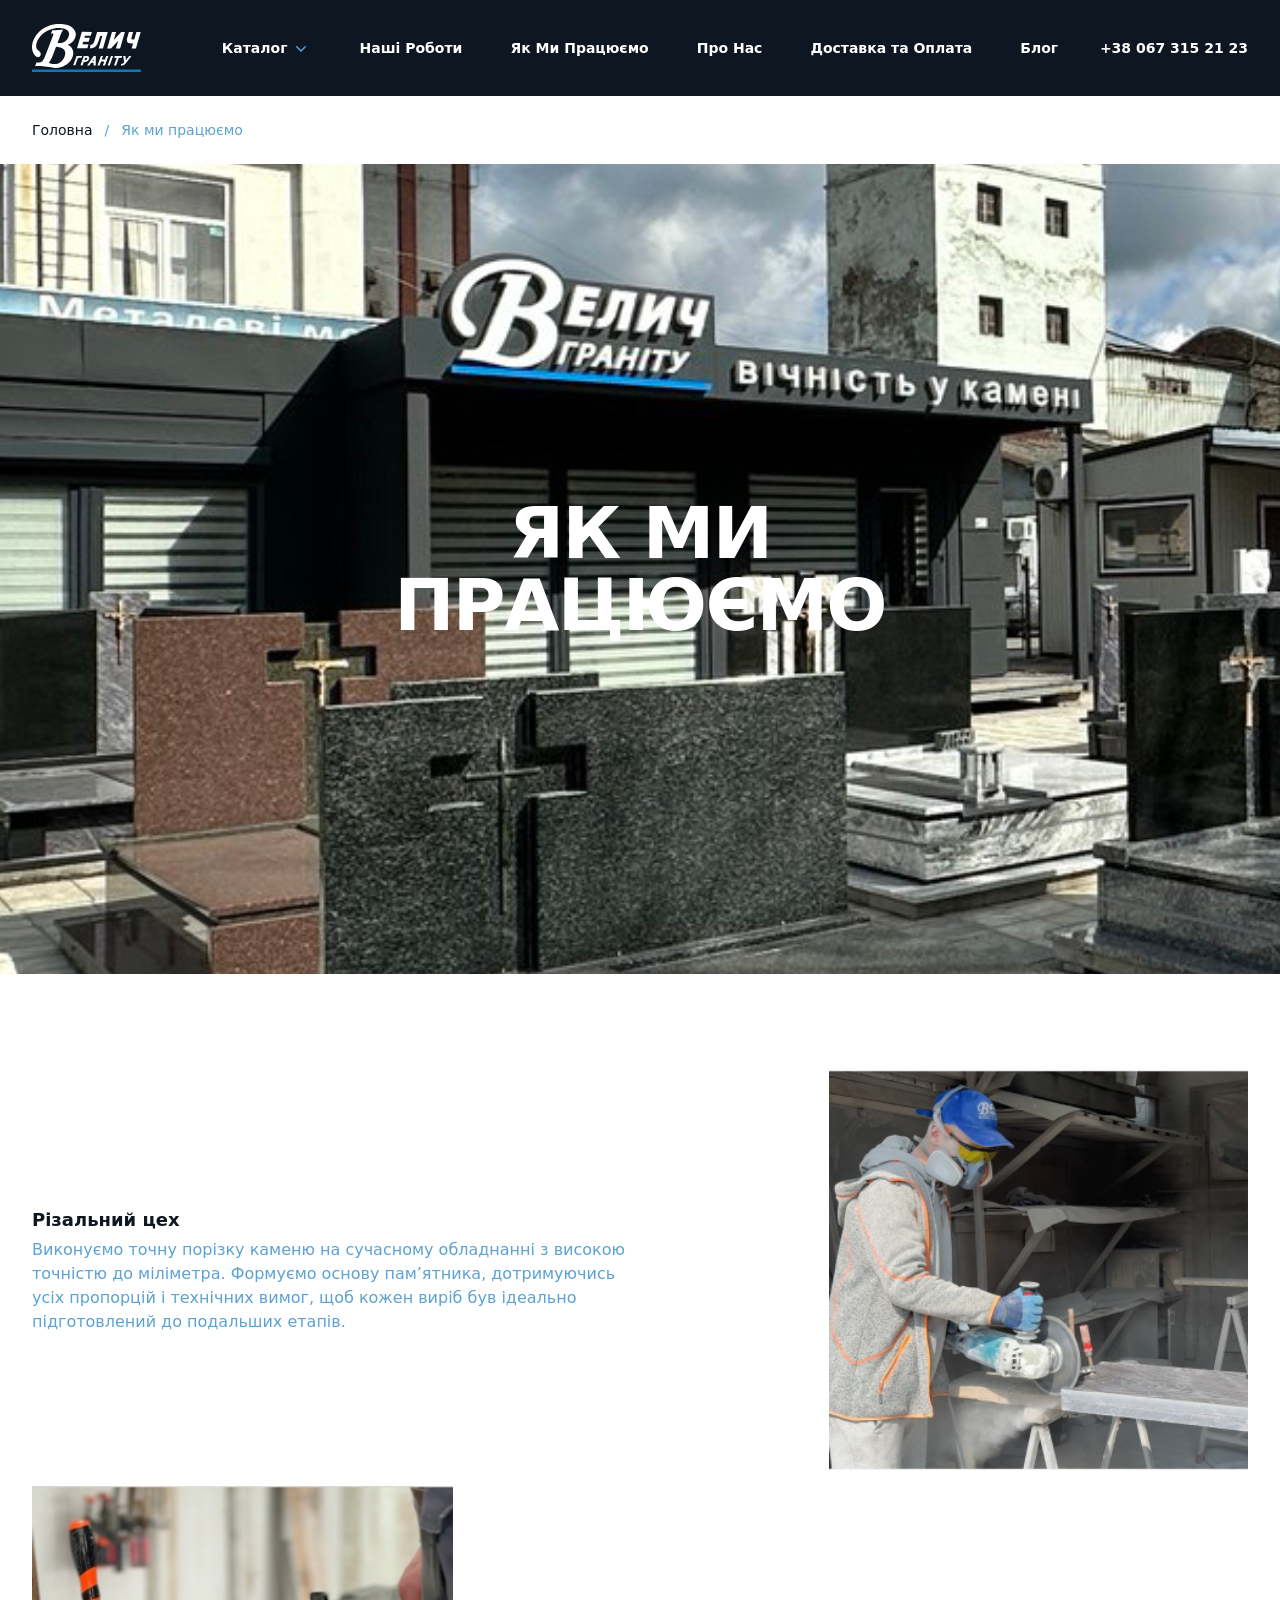
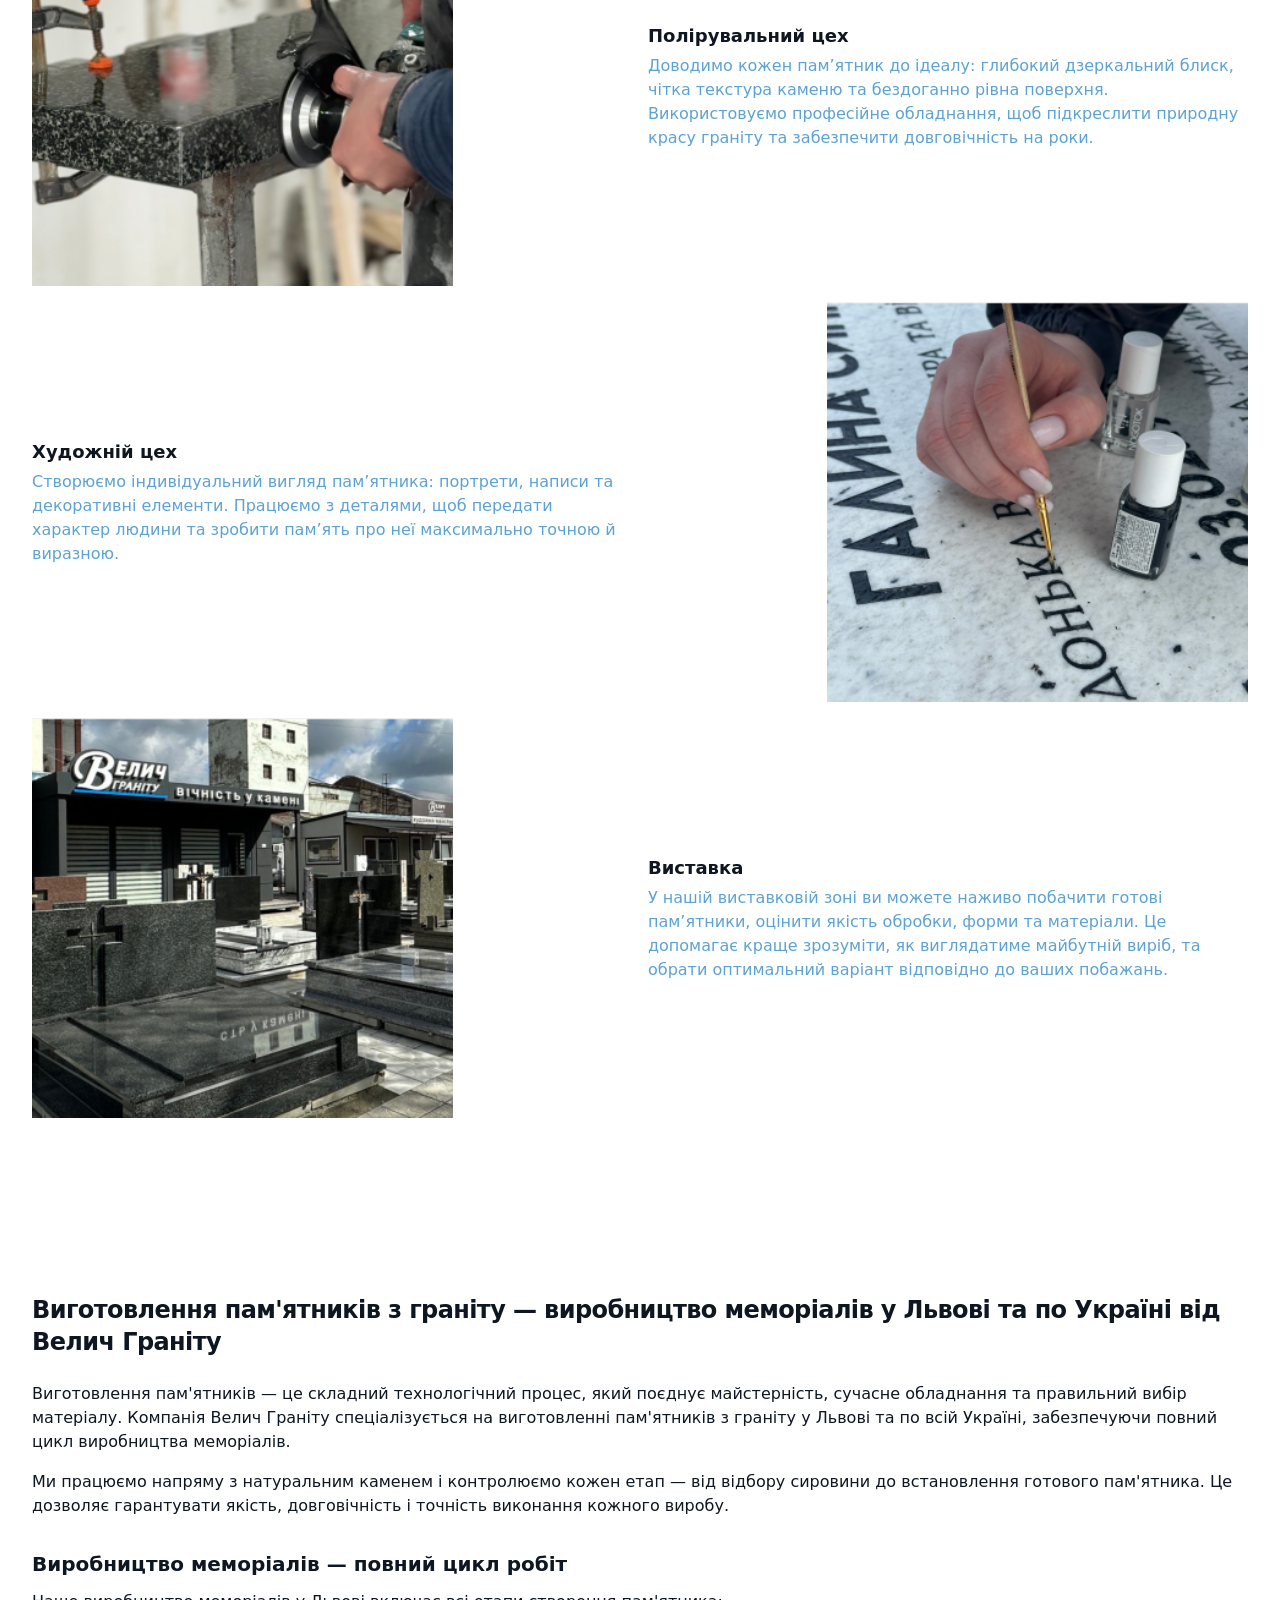
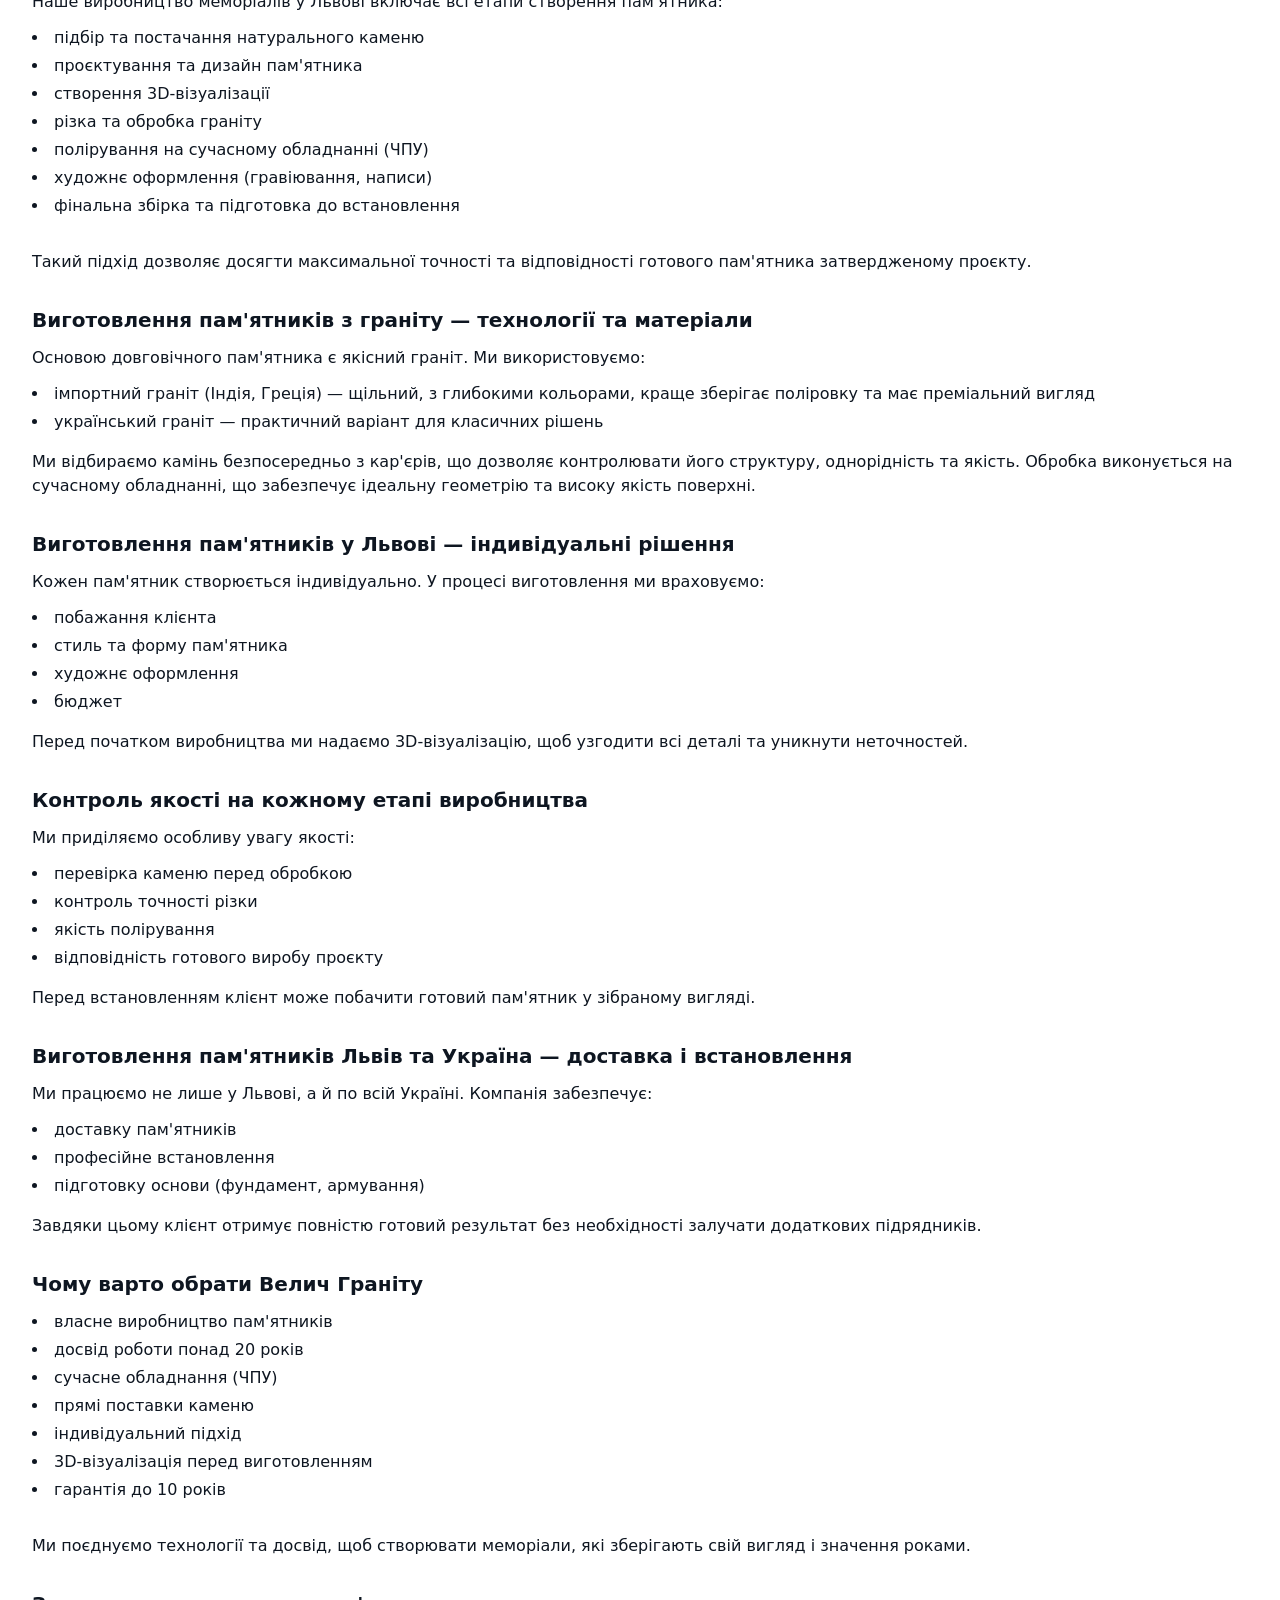
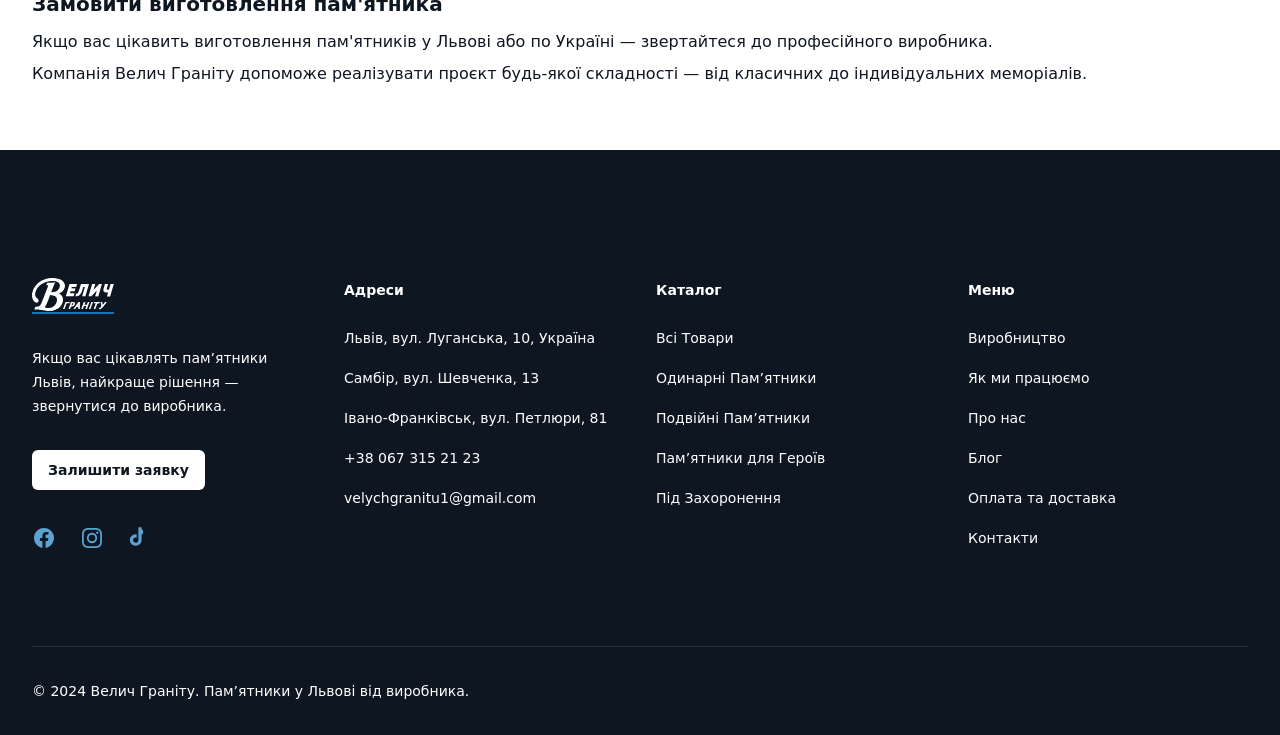
<file: how_we_work.html>
<!doctype html>
<html lang="en">

<head>
  <meta charset="UTF-8" />
  <meta name="viewport" content="width=device-width, initial-scale=1.0" />
  <title>velych-granitu</title>
  <script type="module" crossorigin src="/assets/index-rg0_oj7I.js"></script>
  <link rel="stylesheet" crossorigin href="./assets/index-C6tXgnpi.css">
</head>

<body>
  <!-- Include this script tag or install `@tailwindplus/elements` via npm: -->
  <!-- <script src="https://cdn.jsdelivr.net/npm/@tailwindplus/elements@1" type="module"></script> -->
  <!-- Include this script tag or install `@tailwindplus/elements` via npm: -->
  <!-- <script src="https://cdn.jsdelivr.net/npm/@tailwindplus/elements@1" type="module"></script> -->
  <div class="bg-gray-900">
    <header class="bg-gray-900 index-z-0 top-0 z-50 sticky">
    <nav aria-label="Global" class="mx-auto flex max-w-7xl items-center justify-between p-6 lg:px-8">
      <div class="flex lg:flex-1">
        <a href="./index.html" class="-m-1.5 p-1.5">
          <span class="sr-only">Велич Граніту</span>
          <img src="./images/Logo_SVG_White.svg" alt="" class="h-12 w-auto" />
        </a>
      </div>
      <div class="flex lg:hidden">
        <button type="button" command="show-modal" commandfor="mobile-menu"
          class="-m-2.5 inline-flex items-center justify-center rounded-md p-2.5 text-gray-400">
          <span class="sr-only">Відкрити меню</span>
          <svg viewBox="0 0 24 24" fill="none" stroke="currentColor" stroke-width="1.5" data-slot="icon"
            aria-hidden="true" class="size-6">
            <path d="M3.75 6.75h16.5M3.75 12h16.5m-16.5 5.25h16.5" stroke-linecap="round" stroke-linejoin="round" />
          </svg>
        </button>
      </div>
      <el-popover-group class="hidden lg:flex lg:gap-x-12">
        <div class="relative">
          <button popovertarget="desktop-menu-product"
            class="flex items-center gap-x-1 text-sm/6 font-semibold text-white cursor-pointer">
            Каталог
            <svg viewBox="0 0 20 20" fill="currentColor" data-slot="icon" aria-hidden="true"
              class="size-5 flex-none text-gray-500">
              <path
                d="M5.22 8.22a.75.75 0 0 1 1.06 0L10 11.94l3.72-3.72a.75.75 0 1 1 1.06 1.06l-4.25 4.25a.75.75 0 0 1-1.06 0L5.22 9.28a.75.75 0 0 1 0-1.06Z"
                clip-rule="evenodd" fill-rule="evenodd" />
            </svg>
          </button>

          <el-popover id="desktop-menu-product" anchor="bottom" popover
            class="w-screen max-w-md overflow-hidden rounded-3xl bg-gray-800 outline-1 -outline-offset-1 outline-white/10 transition transition-discrete [--anchor-gap:--spacing(3)] backdrop:bg-transparent open:block data-closed:translate-y-1 data-closed:opacity-0 data-enter:duration-200 data-enter:ease-out data-leave:duration-150 data-leave:ease-in">
            <div class="p-4">
              <div class="group relative flex items-center gap-x-6 rounded-lg p-4 text-sm/6 hover:bg-white/5">
                <div class="flex-auto">
                  <a href="./product.html" class="block font-semibold text-white">
                    Одинарні Пам’ятники
                    <span class="absolute inset-0"></span>
                  </a>
                </div>
              </div>
              <div class="group relative flex items-center gap-x-6 rounded-lg p-4 text-sm/6 hover:bg-white/5">
                <div class="flex-auto">
                  <a href="./product.html" class="block font-semibold text-white">
                    Подвійні Пам’ятники
                    <span class="absolute inset-0"></span>
                  </a>
                </div>
              </div>
              <div class="group relative flex items-center gap-x-6 rounded-lg p-4 text-sm/6 hover:bg-white/5">
                <div class="flex-auto">
                  <a href="./product.html" class="block font-semibold text-white">
                    Пам’ятники для Героїв
                    <span class="absolute inset-0"></span>
                  </a>
                </div>
              </div>
              <div class="group relative flex items-center gap-x-6 rounded-lg p-4 text-sm/6 hover:bg-white/5">
                <div class="flex-auto">
                  <a href="./product.html" class="block font-semibold text-white">
                    Під Захоронення
                    <span class="absolute inset-0"></span>
                  </a>
                </div>
              </div>
            </div>
          </el-popover>
        </div>

        <a href="./categories.html" class="text-sm/6 font-semibold text-white">Наші Роботи</a>
        <a href="./how_we_work.html" class="text-sm/6 font-semibold text-white">Як Ми Працюємо</a>
        <a href="./about_us.html" class="text-sm/6 font-semibold text-white">Про Нас</a>
        <a href="./delivery_payment.html" class="text-sm/6 font-semibold text-white">Доставка та Оплата</a>
        <a href="./blog.html" class="text-sm/6 font-semibold text-white">Блог</a>
      </el-popover-group>
      <div class="hidden lg:flex lg:flex-1 lg:justify-end">
        <a href="tel:+38 067 315 21 23" class="text-sm/6 font-semibold text-white">+38 067 315 21 23 </a>
      </div>
    </nav>
    <el-dialog>
      <dialog id="mobile-menu" class="backdrop:bg-transparent lg:hidden">
        <div tabindex="0" class="fixed inset-0 focus:outline-none">
          <el-dialog-panel
            class="fixed inset-y-0 right-0 z-50 w-full overflow-y-auto bg-gray-900 p-6 sm:max-w-sm sm:ring-1 sm:ring-gray-100/10">
            <div class="flex items-center justify-between">
              <a href="./index.html" class="-m-1.5 p-1.5">
                <span class="sr-only">Велич Граніту</span>
                <img src="./images/Logo_SVG_White.svg" alt="" class="h-8 w-auto" />
              </a>
              <button type="button" command="close" commandfor="mobile-menu"
                class="-m-2.5 rounded-md p-2.5 text-gray-400">
                <span class="sr-only">Закрити меню</span>
                <svg viewBox="0 0 24 24" fill="none" stroke="currentColor" stroke-width="1.5" data-slot="icon"
                  aria-hidden="true" class="size-6">
                  <path d="M6 18 18 6M6 6l12 12" stroke-linecap="round" stroke-linejoin="round" />
                </svg>
              </button>
            </div>
            <div class="mt-6 flow-root">
              <div class="-my-6 divide-y divide-white/10">
                <div class="space-y-2 py-6">
                  <div class="-mx-3">
                    <button type="button" command="--toggle" commandfor="products"
                      class="flex w-full items-center justify-between rounded-lg py-2 pr-3.5 pl-3 text-base/7 font-semibold text-white hover:bg-white/5">
                      Каталог
                      <svg viewBox="0 0 20 20" fill="currentColor" data-slot="icon" aria-hidden="true"
                        class="size-5 flex-none in-aria-expanded:rotate-180">
                        <path
                          d="M5.22 8.22a.75.75 0 0 1 1.06 0L10 11.94l3.72-3.72a.75.75 0 1 1 1.06 1.06l-4.25 4.25a.75.75 0 0 1-1.06 0L5.22 9.28a.75.75 0 0 1 0-1.06Z"
                          clip-rule="evenodd" fill-rule="evenodd" />
                      </svg>
                    </button>
                    <el-disclosure id="products" hidden class="mt-2 block space-y-2">
                      <a href="./category.html"
                        class="block rounded-lg py-2 pr-3 pl-6 text-sm/7 font-semibold text-white hover:bg-white/5">Одинарні</a>
                      <a href="./category.html"
                        class="block rounded-lg py-2 pr-3 pl-6 text-sm/7 font-semibold text-white hover:bg-white/5">Подвійні</a>
                      <a href="./category.html"
                        class="block rounded-lg py-2 pr-3 pl-6 text-sm/7 font-semibold text-white hover:bg-white/5">Для
                        Героїв</a>
                      <a href="./category.html"
                        class="block rounded-lg py-2 pr-3 pl-6 text-sm/7 font-semibold text-white hover:bg-white/5">Під
                        захоронення</a>
                      <a href="./category.html"
                        class="block rounded-lg py-2 pr-3 pl-6 text-sm/7 font-semibold text-white hover:bg-white/5">Індивідуальні</a>
                      <a href="./category.html"
                        class="block rounded-lg py-2 pr-3 pl-6 text-sm/7 font-semibold text-white hover:bg-white/5">Мармурові</a>
                      <a href="./category.html"
                        class="block rounded-lg py-2 pr-3 pl-6 text-sm/7 font-semibold text-white hover:bg-white/5">Гранітні</a>
                    </el-disclosure>
                  </div>
                  <a href="./categories.html"
                    class="-mx-3 block rounded-lg px-3 py-2 text-base/7 font-semibold text-white hover:bg-white/5">Наші
                    Роботи</a>
                  <a href="./delivery_payment.html"
                    class="-mx-3 block rounded-lg px-3 py-2 text-base/7 font-semibold text-white hover:bg-white/5">Доставка
                    та Оплата</a>
                  <a href="./about_us.html"
                    class="-mx-3 block rounded-lg px-3 py-2 text-base/7 font-semibold text-white hover:bg-white/5">Про
                    Нас</a>
                </div>
                <div class="py-6">
                  <a href="./checkout.html"
                    class="-mx-3 block rounded-lg px-3 py-2.5 text-base/7 font-semibold text-white hover:bg-white/5">Замовити
                    пам’ятник</a>
                </div>
              </div>
            </div>
          </el-dialog-panel>
        </div>
      </dialog>
    </el-dialog>
  </header>
  </div>
  <div class="bg-white">
    <nav aria-label="Breadcrumb" class="mx-auto max-w-7xl px-4 py-6 sm:px-6 lg:px-8">
      <ol role="list" class="flex flex-wrap items-center gap-x-3 gap-y-2 text-sm">
        <li><a href="./index.html" class="font-medium text-gray-700 transition hover:text-gray-900">Головна</a></li>
        <li class="text-gray-400">/</li>
        <li class="font-medium text-gray-500" aria-current="page">Як ми працюємо</li>
      </ol>
    </nav>
  </div>
  <div class="relative isolate px-6 flex items-center lg:px-8 min-h-[90vh]"
    style="background-image: url('./images/Каталог1.png');">

    <div class="mx-auto max-w-2xl py-32 sm:py-48 lg:py-56">

      <div class="text-center">
        <h1 class="text-5xl font-semibold tracking-tight text-balance text-white sm:text-7xl">ЯК МИ ПРАЦЮЄМО</h1>
      </div>
    </div>

  </div>
  <div class="mx-auto max-w-2xl px-4 py-16 sm:px-6 sm:py-24 lg:max-w-7xl lg:px-8">
    <div class="grid">
      <div class="mb-4 flex items-center gap-8 flex-wrap justify-between">
        <div class="w-150">
          <h4 class="text-lg font-bold text-gray-900">Різальний цех</h4>
          <p class="mt-1 text-gray-500">Виконуємо точну порізку каменю на сучасному обладнанні з високою точністю до
            міліметра. Формуємо основу пам’ятника, дотримуючись усіх пропорцій і технічних вимог, щоб кожен виріб був
            ідеально підготовлений до подальших етапів.
          </p>
        </div>
        <img src="./images/121212.png" alt="Різальний цех" class="h-100 w-auto" />
      </div>
      <div class="mb-4 flex items-center gap-8 flex-wrap justify-between">
        <img src="./images/131313.png" alt="Різальний цех" class="h-100 w-auto" />
        <div class="w-150">
          <h4 class="text-lg font-bold text-gray-900">Полірувальний цех
          </h4>
          <p class="mt-1 text-gray-500">Доводимо кожен пам’ятник до ідеалу: глибокий дзеркальний блиск, чітка текстура
            каменю та бездоганно рівна поверхня. Використовуємо професійне обладнання, щоб підкреслити природну красу
            граніту та забезпечити довговічність на роки.
  
          </p>
        </div>
      </div>
      <div class="mb-4 flex items-center gap-8 flex-wrap justify-between">
        <div class="w-150">
          <h4 class="text-lg font-bold text-gray-900">Художній цех</h4>
          <p class="mt-1 text-gray-500">Створюємо індивідуальний вигляд пам’ятника: портрети, написи та декоративні
            елементи. Працюємо з деталями, щоб передати характер людини та зробити пам’ять про неї максимально точною й
            виразною.
          </p>
        </div>
        <img src="./images/141414.png" alt="Художній цех" class="h-100 w-auto" />
      </div>
      <div class="mb-4 flex items-center gap-8 flex-wrap justify-between">
                <img src="./images/151515.png" alt="Виставка" class="h-100 w-auto" />
        <div class="w-150">
          <h4 class="text-lg font-bold text-gray-900">Виставка</h4>
          <p class="mt-1 text-gray-500">У нашій виставковій зоні ви можете наживо побачити готові пам’ятники, оцінити
            якість обробки, форми та матеріали. Це допомагає краще зрозуміти, як виглядатиме майбутній виріб, та обрати
            оптимальний варіант відповідно до ваших побажань.
          </p>
        </div>
      </div>
    </div>
      </div>
    </div>
  </div>

    <div class="mx-auto max-w-7xl px-6 py-16 lg:px-8">
      <h2 class="text-2xl font-bold tracking-tight text-gray-900 mb-6">Виготовлення пам'ятників з граніту — виробництво меморіалів у Львові та по Україні від Велич Граніту</h2>
      <p class="text-gray-700 mb-4">Виготовлення пам'ятників — це складний технологічний процес, який поєднує майстерність, сучасне обладнання та правильний вибір матеріалу. Компанія Велич Граніту спеціалізується на виготовленні пам'ятників з граніту у Львові та по всій Україні, забезпечуючи повний цикл виробництва меморіалів.</p>
      <p class="text-gray-700 mb-8">Ми працюємо напряму з натуральним каменем і контролюємо кожен етап — від відбору сировини до встановлення готового пам'ятника. Це дозволяє гарантувати якість, довговічність і точність виконання кожного виробу.</p>

      <h3 class="text-xl font-bold text-gray-900 mb-3">Виробництво меморіалів — повний цикл робіт</h3>
      <p class="text-gray-700 mb-3">Наше виробництво меморіалів у Львові включає всі етапи створення пам'ятника:</p>
      <ul class="list-disc list-inside text-gray-700 mb-8 space-y-1">
        <li>підбір та постачання натурального каменю</li>
        <li>проєктування та дизайн пам'ятника</li>
        <li>створення 3D-візуалізації</li>
        <li>різка та обробка граніту</li>
        <li>полірування на сучасному обладнанні (ЧПУ)</li>
        <li>художнє оформлення (гравіювання, написи)</li>
        <li>фінальна збірка та підготовка до встановлення</li>
      </ul>
      <p class="text-gray-700 mb-8">Такий підхід дозволяє досягти максимальної точності та відповідності готового пам'ятника затвердженому проєкту.</p>

      <h3 class="text-xl font-bold text-gray-900 mb-3">Виготовлення пам'ятників з граніту — технології та матеріали</h3>
      <p class="text-gray-700 mb-3">Основою довговічного пам'ятника є якісний граніт. Ми використовуємо:</p>
      <ul class="list-disc list-inside text-gray-700 mb-4 space-y-1">
        <li>імпортний граніт (Індія, Греція) — щільний, з глибокими кольорами, краще зберігає поліровку та має преміальний вигляд</li>
        <li>український граніт — практичний варіант для класичних рішень</li>
      </ul>
      <p class="text-gray-700 mb-8">Ми відбираємо камінь безпосередньо з кар'єрів, що дозволяє контролювати його структуру, однорідність та якість. Обробка виконується на сучасному обладнанні, що забезпечує ідеальну геометрію та високу якість поверхні.</p>

      <h3 class="text-xl font-bold text-gray-900 mb-3">Виготовлення пам'ятників у Львові — індивідуальні рішення</h3>
      <p class="text-gray-700 mb-3">Кожен пам'ятник створюється індивідуально. У процесі виготовлення ми враховуємо:</p>
      <ul class="list-disc list-inside text-gray-700 mb-4 space-y-1">
        <li>побажання клієнта</li>
        <li>стиль та форму пам'ятника</li>
        <li>художнє оформлення</li>
        <li>бюджет</li>
      </ul>
      <p class="text-gray-700 mb-8">Перед початком виробництва ми надаємо 3D-візуалізацію, щоб узгодити всі деталі та уникнути неточностей.</p>

      <h3 class="text-xl font-bold text-gray-900 mb-3">Контроль якості на кожному етапі виробництва</h3>
      <p class="text-gray-700 mb-3">Ми приділяємо особливу увагу якості:</p>
      <ul class="list-disc list-inside text-gray-700 mb-4 space-y-1">
        <li>перевірка каменю перед обробкою</li>
        <li>контроль точності різки</li>
        <li>якість полірування</li>
        <li>відповідність готового виробу проєкту</li>
      </ul>
      <p class="text-gray-700 mb-8">Перед встановленням клієнт може побачити готовий пам'ятник у зібраному вигляді.</p>

      <h3 class="text-xl font-bold text-gray-900 mb-3">Виготовлення пам'ятників Львів та Україна — доставка і встановлення</h3>
      <p class="text-gray-700 mb-3">Ми працюємо не лише у Львові, а й по всій Україні. Компанія забезпечує:</p>
      <ul class="list-disc list-inside text-gray-700 mb-4 space-y-1">
        <li>доставку пам'ятників</li>
        <li>професійне встановлення</li>
        <li>підготовку основи (фундамент, армування)</li>
      </ul>
      <p class="text-gray-700 mb-8">Завдяки цьому клієнт отримує повністю готовий результат без необхідності залучати додаткових підрядників.</p>

      <h3 class="text-xl font-bold text-gray-900 mb-3">Чому варто обрати Велич Граніту</h3>
      <ul class="list-disc list-inside text-gray-700 mb-8 space-y-1">
        <li>власне виробництво пам'ятників</li>
        <li>досвід роботи понад 20 років</li>
        <li>сучасне обладнання (ЧПУ)</li>
        <li>прямі поставки каменю</li>
        <li>індивідуальний підхід</li>
        <li>3D-візуалізація перед виготовленням</li>
        <li>гарантія до 10 років</li>
      </ul>
      <p class="text-gray-700 mb-8">Ми поєднуємо технології та досвід, щоб створювати меморіали, які зберігають свій вигляд і значення роками.</p>

      <h3 class="text-xl font-bold text-gray-900 mb-3">Замовити виготовлення пам'ятника</h3>
      <p class="text-gray-700 mb-2">Якщо вас цікавить виготовлення пам'ятників у Львові або по Україні — звертайтеся до професійного виробника.</p>
      <p class="text-gray-700">Компанія Велич Граніту допоможе реалізувати проєкт будь-якої складності — від класичних до індивідуальних меморіалів.</p>
    </div>

  <footer class="bg-gray-900">
    <div class="mx-auto max-w-7xl px-6 pt-16 pb-8 sm:pt-24 lg:px-8 lg:pt-32">
      <div class="xl:grid xl:grid-cols-4 xl:gap-8">
        <div class="space-y-8">
          <img src="./images/Logo_SVG_White.svg" alt="Велич Граніту" class="h-9" />
          <p class="text-sm/6 text-balance text-white">Якщо вас цікавлять пам’ятники Львів, найкраще рішення —
            звернутися до виробника.</p>
          <a href="./checkout.html"
            class="inline-flex rounded-md bg-white px-4 py-2.5 text-sm font-semibold text-gray-900 transition hover:bg-gray-100">Залишити
            заявку</a>
          <div class="flex gap-x-6">
            <a href="https://www.facebook.com/velych.granitu.lviv/" target="_blank" class="text-gray-400 hover:text-gray-300 mt-1">
              <span class="sr-only">Facebook</span>
              <svg viewBox="0 0 24 24" fill="currentColor" aria-hidden="true" class="size-6">
                <path
                  d="M22 12c0-5.523-4.477-10-10-10S2 6.477 2 12c0 4.991 3.657 9.128 8.438 9.878v-6.987h-2.54V12h2.54V9.797c0-2.506 1.492-3.89 3.777-3.89 1.094 0 2.238.195 2.238.195v2.46h-1.26c-1.243 0-1.63.771-1.63 1.562V12h2.773l-.443 2.89h-2.33v6.988C18.343 21.128 22 16.991 22 12z"
                  clip-rule="evenodd" fill-rule="evenodd"></path>
              </svg>
            </a>
            <a href="https://www.instagram.com/p/DJ9K5xAoqUf/" target="_blank" class="text-gray-400 hover:text-gray-300 mt-1">
              <span class="sr-only">Instagram</span>
              <svg viewBox="0 0 24 24" fill="currentColor" aria-hidden="true" class="size-6">
                <path
                  d="M12.315 2c2.43 0 2.784.013 3.808.06 1.064.049 1.791.218 2.427.465a4.902 4.902 0 011.772 1.153 4.902 4.902 0 011.153 1.772c.247.636.416 1.363.465 2.427.048 1.067.06 1.407.06 4.123v.08c0 2.643-.012 2.987-.06 4.043-.049 1.064-.218 1.791-.465 2.427a4.902 4.902 0 01-1.153 1.772 4.902 4.902 0 01-1.772 1.153c-.636.247-1.363.416-2.427.465-1.067.048-1.407.06-4.123.06h-.08c-2.643 0-2.987-.012-4.043-.06-1.064-.049-1.791-.218-2.427-.465a4.902 4.902 0 01-1.772-1.153 4.902 4.902 0 01-1.153-1.772c-.247-.636-.416-1.363-.465-2.427-.047-1.024-.06-1.379-.06-3.808v-.63c0-2.43.013-2.784.06-3.808.049-1.064.218-1.791.465-2.427a4.902 4.902 0 011.153-1.772A4.902 4.902 0 015.45 2.525c.636-.247 1.363-.416 2.427-.465C8.901 2.013 9.256 2 11.685 2h.63zm-.081 1.802h-.468c-2.456 0-2.784.011-3.807.058-.975.045-1.504.207-1.857.344-.467.182-.8.398-1.15.748-.35.35-.566.683-.748 1.15-.137.353-.3.882-.344 1.857-.047 1.023-.058 1.351-.058 3.807v.468c0 2.456.011 2.784.058 3.807.045.975.207 1.504.344 1.857.182.466.399.8.748 1.15.35.35.683.566 1.15.748.353.137.882.3 1.857.344 1.054.048 1.37.058 4.041.058h.08c2.597 0 2.917-.01 3.96-.058.976-.045 1.505-.207 1.858-.344.466-.182.8-.398 1.15-.748.35-.35.566-.683.748-1.15.137-.353.3-.882.344-1.857.048-1.055.058-1.37.058-4.041v-.08c0-2.597-.01-2.917-.058-3.96-.045-.976-.207-1.505-.344-1.858a3.097 3.097 0 00-.748-1.15 3.098 3.098 0 00-1.15-.748c-.353-.137-.882-.3-1.857-.344-1.023-.047-1.351-.058-3.807-.058zM12 6.865a5.135 5.135 0 110 10.27 5.135 5.135 0 010-10.27zm0 1.802a3.333 3.333 0 100 6.666 3.333 3.333 0 000-6.666zm5.338-3.205a1.2 1.2 0 110 2.4 1.2 1.2 0 010-2.4z"
                  clip-rule="evenodd" fill-rule="evenodd"></path>
              </svg>
            </a>
            <a href="https://www.tiktok.com/@velych_granitu" target="_blank" class="text-gray-400 hover:text-gray-300">
              <span class="sr-only">TikTok</span>
              <svg xmlns="http://www.w3.org/2000/svg" fill="#000000" width="15" height="24" viewBox="0 0 24 24"
                version="1.1">
                <title>tiktok</title>
                <path style="fill: #5da2d2;"
                  d="M16.656 1.029c1.637-0.025 3.262-0.012 4.886-0.025 0.054 2.031 0.878 3.859 2.189 5.213l-0.002-0.002c1.411 1.271 3.247 2.095 5.271 2.235l0.028 0.002v5.036c-1.912-0.048-3.71-0.489-5.331-1.247l0.082 0.034c-0.784-0.377-1.447-0.764-2.077-1.196l0.052 0.034c-0.012 3.649 0.012 7.298-0.025 10.934-0.103 1.853-0.719 3.543-1.707 4.954l0.020-0.031c-1.652 2.366-4.328 3.919-7.371 4.011l-0.014 0c-0.123 0.006-0.268 0.009-0.414 0.009-1.73 0-3.347-0.482-4.725-1.319l0.040 0.023c-2.508-1.509-4.238-4.091-4.558-7.094l-0.004-0.041c-0.025-0.625-0.037-1.25-0.012-1.862 0.49-4.779 4.494-8.476 9.361-8.476 0.547 0 1.083 0.047 1.604 0.136l-0.056-0.008c0.025 1.849-0.050 3.699-0.050 5.548-0.423-0.153-0.911-0.242-1.42-0.242-1.868 0-3.457 1.194-4.045 2.861l-0.009 0.030c-0.133 0.427-0.21 0.918-0.21 1.426 0 0.206 0.013 0.41 0.037 0.61l-0.002-0.024c0.332 2.046 2.086 3.59 4.201 3.59 0.061 0 0.121-0.001 0.181-0.004l-0.009 0c1.463-0.044 2.733-0.831 3.451-1.994l0.010-0.018c0.267-0.372 0.45-0.822 0.511-1.311l0.001-0.014c0.125-2.237 0.075-4.461 0.087-6.698 0.012-5.036-0.012-10.060 0.025-15.083z">
                </path>
                <script xmlns=""></script>
              </svg>
            </a>
          </div>
        </div>
        <div class="mt-16 xl:col-span-3 xl:mt-0">
          <div class="grid grid-cols-1 gap-8 sm:grid-cols-2 lg:grid-cols-3">
            <div>
              <h3 class="text-sm/6 font-semibold text-white">Адреси</h3>
              <ul role="list" class="mt-6 space-y-4">
                <li>
                  <span class="text-sm/6 text-white">Львів, вул. Луганська, 10, Україна
                  </span>
                </li>
                <li>
                  <span class="text-sm/6 text-white">Самбір, вул. Шевченка, 13</span>
                </li>
                <li>
                  <span class="text-sm/6 text-white">Івано-Франківськ, вул. Петлюри, 81</span>
                </li>
                <li>
                  <a href="tel:+38 067 315 21 23" class="text-sm/6 text-white">+38 067 315 21 23</a>
                </li>
                <li>
                  <a href="mailto:velychgranitu1@gmail.com" class="text-sm/6 text-white">velychgranitu1@gmail.com</a>
                </li>
              </ul>
            </div>
            <div>
              <h3 class="text-sm/6 font-semibold text-white">Каталог</h3>
              <ul role="list" class="mt-6 space-y-4">
                <li>
                  <a href="./category.html" class="text-sm/6 text-white hover:text-gray-300">Всі Товари</a>
                </li>
                <li>
                  <a href="./product.html" class="text-sm/6 text-white hover:text-gray-300">Одинарні Пам’ятники</a>
                </li>
                <li>
                  <a href="./category.html#Подвійні" class="text-sm/6 text-white hover:text-gray-300">Подвійні Пам’ятники</a>
                </li>
                <li>
                  <a href="./category.html#heroes" class="text-sm/6 text-white hover:text-gray-300">Пам’ятники для Героїв</a>
                </li>
                <li>
                  <a href="./category.html#burial" class="text-sm/6 text-white hover:text-gray-300">Під Захоронення</a>
                </li>
              </ul>
            </div>
            <div>
              <h3 class="text-sm/6 font-semibold text-white">Меню</h3>
              <ul role="list" class="mt-6 space-y-4">
                <li>
                  <a href="./production.html" class="text-sm/6 text-white hover:text-gray-300">Виробництво</a>
                </li>
                <li>
                  <a href="./how_we_work.html" class="text-sm/6 text-white hover:text-gray-300">Як ми працюємо</a>
                </li>
                <li>
                  <a href="./about_us.html" class="text-sm/6 text-white hover:text-gray-300">Про нас</a>
                </li>
                <li>
                  <a href="./blog.html" class="text-sm/6 text-white hover:text-gray-300">Блог</a>
                </li>
                <li>
                  <a href="./delivery_payment.html" class="text-sm/6 text-white hover:text-gray-300">Оплата та
                    доставка</a>
                </li>
                <li>
                  <a href="./contact.html" class="text-sm/6 text-white hover:text-gray-300">Контакти</a>
                </li>
              </ul>
            </div>
          </div>
        </div>
      </div>
      <div class="mt-16 border-t border-white/10 pt-8 sm:mt-20 lg:mt-24">
        <p class="text-sm/6 text-white">&copy; 2024 Велич Граніту. Пам’ятники у Львові від виробника.</p>
      </div>
    </div>
  </footer>
</body>

</html>
</file>
